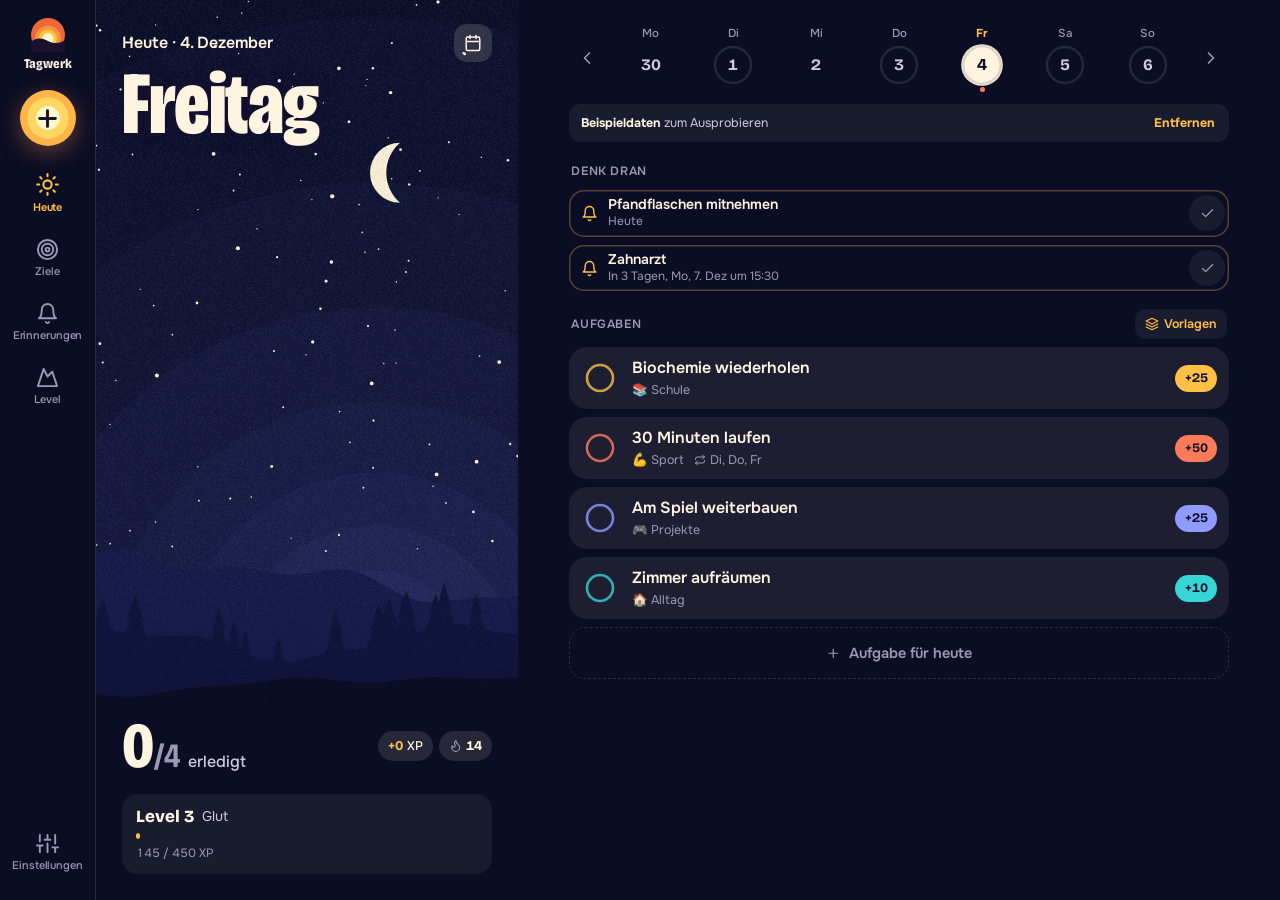
<file: docs/index.html>
<!doctype html>
<html lang="de">
<head>
<meta charset="utf-8">
<meta name="viewport" content="width=device-width, initial-scale=1, viewport-fit=cover, interactive-widget=resizes-visual">
<title>Tagwerk</title>
<meta name="description" content="Aufgaben, Ziele, Erinnerungen und Level. Jede erledigte Aufgabe lässt die Sonne steigen.">
<meta name="theme-color" content="#0B0E27">
<meta name="mobile-web-app-capable" content="yes">
<meta name="apple-mobile-web-app-capable" content="yes">
<meta name="apple-mobile-web-app-status-bar-style" content="black-translucent">
<meta name="apple-mobile-web-app-title" content="Tagwerk">
<link rel="manifest" href="manifest.webmanifest">
<link rel="icon" href="icons/favicon.png" type="image/png">
<link rel="apple-touch-icon" href="icons/apple-touch-icon.png">
<link rel="preconnect" href="https://fonts.googleapis.com">
<link rel="preconnect" href="https://fonts.gstatic.com" crossorigin>
<link rel="stylesheet" href="https://fonts.googleapis.com/css2?family=Bricolage+Grotesque:opsz,wdth,wght@12..96,75..100,400..800&family=Onest:wght@400;500;600;700&display=swap">
<style>
/* Layout concept: a poster landscape anchors the screen. Sky and hills on top on the
   phone, a tall poster column beside the list on the PC. The list sits on the "ground",
   which is the same color as the nearest hill. Deliberately one visual world (dusk), so
   only dark values exist; --ground warms up as the day's sun rises. */
:root {
  color-scheme: dark;

  --ground: #0b0d24;
  --row: #191c3c;
  --fg: #fff4e0;
  --fg-2: #cfcadb;
  --fg-3: #9c99b7;
  --ink: #14122b;
  --hero-fg: #fff4e0;
  --sun: #ffc145;
  --coral: #ff7a59;
  --rose: #ff6f91;
  --ok: #5fe3a1;
  --danger: #ff5d5d;
  --tile: rgba(255, 240, 220, 0.06);
  --tile-2: rgba(255, 240, 220, 0.11);
  --line: rgba(255, 240, 220, 0.13);
  --panel: #15183a;
  --panel-2: #1e2249;

  --display: 'Bricolage Grotesque', 'Arial Narrow', 'Helvetica Neue', system-ui, sans-serif;
  --body: 'Onest', system-ui, -apple-system, 'Segoe UI', Roboto, sans-serif;

  --st: env(safe-area-inset-top, 0px);
  --sb: env(safe-area-inset-bottom, 0px);
  --sl: env(safe-area-inset-left, 0px);
  --sr: env(safe-area-inset-right, 0px);
  --gutter-l: max(16px, var(--sl));
  --gutter-r: max(16px, var(--sr));

  --scene-full: calc(256px + var(--st));
  --scene-h: var(--scene-full);
  --scene-min: calc(62px + var(--st));

  --ease: cubic-bezier(0.2, 0.9, 0.25, 1);
  --spring: cubic-bezier(0.2, 1.55, 0.35, 1);
}
@supports (color: color-mix(in srgb, red, blue)) {
  :root {
    --row: color-mix(in srgb, #fff0dc 7.5%, var(--ground));
  }
}
html.t-artifact {
  --st: 0px;
}
html:not([data-tab='today']) {
  --scene-h: calc(var(--scene-full) - 90px);
}
@media (max-height: 660px) {
  :root {
    --scene-full: calc(224px + var(--st));
  }
}

*,
*::before,
*::after {
  box-sizing: border-box;
}
html {
  -webkit-text-size-adjust: 100%;
  background: var(--ground);
}
body {
  margin: 0;
  min-height: 100dvh;
  background: var(--ground);
  color: var(--fg);
  font: 400 15px/1.45 var(--body);
  transition: background-color 1.4s ease;
  -webkit-font-smoothing: antialiased;
  overflow-x: hidden;
  overscroll-behavior-y: none;
}
html.sheet-open,
html.sheet-open body {
  overflow: hidden;
}
button {
  font: inherit;
  color: inherit;
  background: none;
  border: 0;
  padding: 0;
  cursor: pointer;
  -webkit-tap-highlight-color: transparent;
  touch-action: manipulation;
}
button:disabled {
  opacity: 0.5;
  cursor: default;
}
input,
select {
  font: inherit;
  color: inherit;
}
a {
  color: var(--sun);
}
p,
h1,
h2,
h3,
dl,
dd,
ol {
  margin: 0;
}
:focus-visible {
  outline: 2.5px solid var(--sun);
  outline-offset: 2px;
  border-radius: 8px;
}
.ic {
  width: 1em;
  height: 1em;
  flex: none;
  display: block;
}
.vh {
  position: absolute;
  width: 1px;
  height: 1px;
  overflow: hidden;
  clip-path: inset(50%);
  white-space: nowrap;
}
.grow {
  flex: 1;
}
.fx {
  position: fixed;
  inset: 0;
  width: 100vw;
  height: 100vh;
  pointer-events: none;
  z-index: 90;
}

/* ================================================================ Scene */
.app {
  min-height: 100dvh;
}
.scene {
  position: sticky;
  top: calc(var(--scene-min) - var(--scene-h));
  height: var(--scene-h);
  z-index: 5;
  overflow: hidden;
  display: flex;
  flex-direction: column;
  container-type: inline-size;
  transition: height 0.5s var(--ease), top 0.5s var(--ease);
}
.sky-wrap {
  position: absolute;
  left: 0;
  right: 0;
  bottom: 0;
  height: var(--scene-full);
}
.layer {
  position: absolute;
  inset: 0;
  width: 100%;
  height: 100%;
  display: block;
}
.sky .band,
.sky .sun,
.hills path,
.clouds {
  transition: fill 1.4s ease;
}
.halo {
  transition: transform 1.5s cubic-bezier(0.22, 1.18, 0.36, 1);
}
.no-tr * {
  transition: none !important;
}
.stars {
  transition: opacity 1.4s ease;
}
.tw-a {
  animation: twinkle 5.5s ease-in-out infinite alternate;
}
.tw-b {
  animation: twinkle 7.5s ease-in-out infinite alternate-reverse;
}
@keyframes twinkle {
  from {
    opacity: 0.45;
  }
  to {
    opacity: 1;
  }
}
.clouds {
  opacity: 0;
  transition: opacity 1.4s ease, fill 1.4s ease;
  animation: drift 46s ease-in-out infinite alternate;
}
@keyframes drift {
  from {
    transform: translateX(-3%);
  }
  to {
    transform: translateX(4%);
  }
}
.rays {
  fill: #fff7cc;
  opacity: 0;
  transition: opacity 0.7s ease;
}
.finale .rays {
  opacity: 0.3;
  animation: spin 16s linear infinite;
}
@keyframes spin {
  to {
    transform: rotate(360deg);
  }
}
.grain {
  background-image: var(--grain, none);
  background-size: 140px 140px;
  pointer-events: none;
  -webkit-mask-image: linear-gradient(to bottom, #000 62%, transparent 80%);
  mask-image: linear-gradient(to bottom, #000 62%, transparent 80%);
}
.birds {
  position: absolute;
  left: -100px;
  top: 34%;
  width: 92px;
  color: #2a0f2e;
  animation: birds 6s ease-in-out forwards;
  pointer-events: none;
  z-index: 1;
}
@keyframes birds {
  to {
    transform: translate(calc(100vw + 220px), -60px);
  }
}
.scene-top {
  position: relative;
  z-index: 2;
  display: flex;
  align-items: center;
  justify-content: space-between;
  gap: 12px;
  padding: calc(var(--st) + 10px) var(--gutter-r) 0 var(--gutter-l);
  min-height: calc(var(--st) + 50px);
}
.eyebrow {
  color: var(--hero-fg);
  font-weight: 600;
  font-size: 13.5px;
  transition: color 1.2s ease;
  min-width: 0;
  white-space: nowrap;
  overflow: hidden;
  text-overflow: ellipsis;
}
.scene-btns {
  display: flex;
  gap: 8px;
  flex: none;
}
.sky-btn {
  height: 38px;
  min-width: 38px;
  padding: 0 10px;
  display: grid;
  place-items: center;
  font-size: 18px;
  border-radius: 13px;
  color: var(--hero-fg);
  background: rgba(255, 255, 255, 0.11);
  transition: color 1.2s ease, transform 0.15s var(--ease), background-color 0.2s;
}
@supports (color: color-mix(in srgb, red, blue)) {
  .sky-btn {
    background: color-mix(in srgb, var(--hero-fg) 14%, transparent);
  }
}
.sky-btn:active {
  transform: scale(0.92);
}
.sky-today {
  font: 700 13.5px var(--display);
  padding: 0 13px;
}
.title {
  position: relative;
  z-index: 2;
  margin: 0;
  padding: 0 var(--gutter-r) 0 var(--gutter-l);
  color: var(--hero-fg);
  font-family: var(--display);
  font-weight: 800;
  font-stretch: 75%;
  font-size: clamp(38px, 16vw, 68px);
  font-size: clamp(38px, min(calc(90cqw / (var(--len, 8) * 0.5)), 18cqw), 164px);
  letter-spacing: -0.012em;
  line-height: 0.95;
  white-space: nowrap;
  text-shadow: 0 2px 20px var(--hero-shadow, transparent);
  transition: color 1.2s ease, text-shadow 1.2s ease;
}
.scene-foot {
  position: relative;
  z-index: 2;
  margin-top: auto;
  height: 56px;
  flex: none;
  display: flex;
  align-items: center;
  justify-content: space-between;
  gap: 10px;
  padding: 0 var(--gutter-r) 4px var(--gutter-l);
}
.foot-left {
  display: flex;
  align-items: baseline;
  gap: 7px;
  min-width: 0;
}
.foot-count {
  font-family: var(--display);
  font-stretch: 85%;
  font-size: 30px;
  line-height: 1;
  font-weight: 800;
  font-variant-numeric: tabular-nums;
}
.foot-count i {
  font-style: normal;
  font-size: 19px;
  font-weight: 600;
  color: var(--fg-3);
}
.foot-count b {
  font-weight: inherit;
}
.foot-label {
  color: var(--fg-2);
  font-size: 13px;
  font-weight: 500;
}
.foot-mini {
  display: none;
  font-weight: 700;
  font-size: 13.5px;
  align-self: center;
  white-space: nowrap;
}
html.collapsed .foot-mini {
  display: inline;
}
html.collapsed .foot-label {
  display: none;
}
.foot-next {
  flex-direction: column;
  gap: 1px;
  align-items: flex-start;
}
.foot-next-t {
  font-weight: 700;
  font-size: 15px;
  white-space: nowrap;
  overflow: hidden;
  text-overflow: ellipsis;
  max-width: 62cqw;
}
.foot-right {
  display: flex;
  align-items: center;
  gap: 6px;
  flex: none;
}
.pill {
  height: 30px;
  padding: 0 10px;
  display: inline-flex;
  align-items: center;
  gap: 4px;
  border-radius: 99px;
  font-size: 12.5px;
  font-weight: 500;
  background: var(--tile-2);
  color: var(--fg);
  white-space: nowrap;
}
.pill b {
  font-family: var(--display);
  font-weight: 700;
  font-size: 13.5px;
  font-variant-numeric: tabular-nums;
}
.pill .ic {
  font-size: 13.5px;
  color: var(--fg-3);
}
.pill.lit .ic {
  color: var(--coral);
}
.pill.xp b {
  color: var(--sun);
}
.foot-level {
  display: none;
}

/* ============================================================== Tab bar */
.tabbar {
  position: fixed;
  left: 0;
  right: 0;
  bottom: 0;
  z-index: 30;
  display: grid;
  grid-template-columns: repeat(2, 1fr) 72px repeat(2, 1fr);
  align-items: end;
  padding: 7px var(--sr) calc(6px + var(--sb)) var(--sl);
  background: rgba(11, 13, 36, 0.9);
  border-top: 1px solid var(--line);
  -webkit-backdrop-filter: blur(14px);
  backdrop-filter: blur(14px);
}
@supports (color: color-mix(in srgb, red, blue)) {
  .tabbar {
    background: color-mix(in srgb, var(--ground) 86%, transparent);
  }
}
.nav-item {
  display: flex;
  flex-direction: column;
  align-items: center;
  gap: 3px;
  padding: 5px 0 2px;
  font-size: 10.5px;
  font-weight: 500;
  letter-spacing: -0.01em;
  color: var(--fg-3);
  transition: color 0.2s, transform 0.18s var(--ease);
  min-width: 0;
}
.nav-item .ic {
  font-size: 23px;
  transition: transform 0.3s var(--spring);
}
.nav-item.on {
  color: var(--sun);
  font-weight: 600;
}
.nav-item.on .ic {
  transform: translateY(-1px) scale(1.08);
}
.nav-item:active {
  transform: scale(0.92);
}
.add-sun {
  justify-self: center;
  width: 62px;
  height: 62px;
  margin-top: -26px;
  border-radius: 50%;
  display: grid;
  place-items: center;
  background: radial-gradient(circle, #fff7cc 0 30%, #ffd762 30% 52%, #ffb547 52% 74%, #ff8a4a 74%);
  box-shadow: 0 6px 22px rgba(255, 138, 74, 0.38);
  color: var(--ink);
  transition: transform 0.22s var(--spring), box-shadow 0.2s;
}
.add-sun span {
  font-size: 27px;
  display: block;
  transition: transform 0.4s var(--spring);
}
.add-sun .ic {
  stroke-width: 2.6;
}
.add-sun:active {
  transform: scale(0.88);
}
.add-sun:active span {
  transform: rotate(90deg);
}
.rail {
  display: none;
}
.only-phone {
  display: inline-flex;
}
button.sky-btn.only-phone {
  display: grid;
}

/* ================================================================= Page */
.view {
  padding: 4px var(--gutter-r) calc(112px + var(--sb)) var(--gutter-l);
  min-width: 0;
}
.page {
  animation: pageIn 0.34s var(--ease) backwards;
  display: flex;
  flex-direction: column;
  gap: 10px;
  min-width: 0;
}
.page.has-aside {
  display: block;
}
.col-main {
  display: flex;
  flex-direction: column;
  gap: 10px;
  min-width: 0;
}
@keyframes pageIn {
  from {
    opacity: 0;
    transform: translateY(10px);
  }
}
.aside {
  display: none;
}
.list {
  display: flex;
  flex-direction: column;
  gap: 8px;
  min-width: 0;
}
.turn-next {
  animation: turnNext 0.3s var(--ease) backwards;
}
.turn-prev {
  animation: turnPrev 0.3s var(--ease) backwards;
}
@keyframes turnNext {
  from {
    opacity: 0;
    transform: translateX(26px);
  }
}
@keyframes turnPrev {
  from {
    opacity: 0;
    transform: translateX(-26px);
  }
}
.gh {
  display: flex;
  align-items: center;
  justify-content: space-between;
  gap: 8px;
  min-height: 30px;
  padding: 10px 2px 0;
  font-size: 12px;
  font-weight: 600;
  letter-spacing: 0.055em;
  text-transform: uppercase;
  color: var(--fg-3);
}
.gh-btn {
  display: inline-flex;
  align-items: center;
  gap: 5px;
  height: 30px;
  padding: 0 10px;
  border-radius: 10px;
  font-size: 12.5px;
  font-weight: 600;
  letter-spacing: 0;
  text-transform: none;
  color: var(--sun);
  background: var(--tile);
  transition: transform 0.16s var(--ease);
}
.gh-btn:active {
  transform: scale(0.94);
}
.gh-btn .ic {
  font-size: 14px;
}

/* ========================================================== Week strip */
.strip {
  display: flex;
  align-items: center;
  margin: 0 calc(-1 * var(--gutter-r)) 0 calc(-1 * var(--gutter-l));
}
.wk-arrow {
  display: none;
}
.wk-view {
  flex: 1;
  min-width: 0;
  overflow: hidden;
  touch-action: pan-y;
  user-select: none;
  -webkit-user-select: none;
}
.wk-track {
  display: flex;
  width: 300%;
  transform: translateX(-33.3333%);
}
.wk {
  flex: 0 0 33.3333%;
  display: grid;
  grid-template-columns: repeat(7, 1fr);
  padding: 2px 8px 0;
}
.wd {
  display: flex;
  flex-direction: column;
  align-items: center;
  gap: 2px;
  padding: 2px 0 2px;
  color: var(--fg-2);
  min-width: 0;
}
.wd-name {
  font-size: 11.5px;
  font-weight: 500;
  color: var(--fg-3);
}
.wd.today .wd-name {
  color: var(--sun);
  font-weight: 700;
}
.wd-num {
  position: relative;
  width: 40px;
  height: 40px;
  display: grid;
  place-items: center;
  border-radius: 50%;
  font-family: var(--display);
  font-weight: 700;
  font-size: 16px;
  font-variant-numeric: tabular-nums;
  transition: background-color 0.22s, color 0.22s, transform 0.3s var(--spring);
}
.wd-num b {
  font-weight: inherit;
  position: relative;
}
.wd.sel .wd-num {
  background: var(--fg);
  color: var(--ink);
  transform: scale(1.04);
}
.wd.today:not(.sel) .wd-num {
  color: var(--sun);
}
.wd-ring {
  position: absolute;
  inset: 0;
  width: 100%;
  height: 100%;
  transform: rotate(-90deg);
}
.wd-ring circle {
  fill: none;
  stroke-width: 2.4;
}
.wd-ring .tr {
  stroke: var(--tile-2);
}
.wd-ring .pr {
  stroke: var(--sun);
  stroke-linecap: round;
  transition: stroke-dasharray 0.6s var(--ease);
}
.wd-ring .pr.none {
  opacity: 0;
}
.wd.sel .wd-ring .tr {
  stroke: rgba(20, 18, 43, 0.14);
}
.wd.sel .wd-ring .pr {
  stroke: #e8702f;
}
.wd-dot {
  width: 5px;
  height: 5px;
  border-radius: 50%;
  background: transparent;
}
.wd-dot.on {
  background: var(--coral);
}

/* ================================================================ Notes */
.note {
  padding: 12px 14px;
  border-radius: 16px;
  background: var(--tile);
  display: flex;
  flex-direction: column;
  align-items: flex-start;
  gap: 10px;
  font-size: 14px;
  color: var(--fg-2);
  animation: rowIn 0.34s var(--ease) backwards;
}
.note b {
  color: var(--fg);
}
.note-btns,
.set-btns {
  display: flex;
  flex-wrap: wrap;
  gap: 8px;
}
.demo-line {
  display: flex;
  align-items: center;
  justify-content: space-between;
  gap: 10px;
  min-height: 38px;
  padding: 2px 4px 2px 12px;
  border-radius: 12px;
  background: var(--tile);
  font-size: 12.5px;
  color: var(--fg-2);
}
.demo-line b {
  color: var(--fg);
}
.demo-x {
  flex: none;
  height: 30px;
  padding: 0 10px;
  border-radius: 9px;
  font-weight: 700;
  font-size: 12.5px;
  color: var(--sun);
  transition: background-color 0.15s;
}
.demo-x:hover {
  background: var(--tile-2);
}

/* ================================================================ Rows */
.row-wrap {
  position: relative;
  animation: rowIn 0.34s var(--ease) backwards;
  animation-delay: calc(var(--i, 0) * 24ms);
}
@keyframes rowIn {
  from {
    opacity: 0;
    transform: translateY(9px) scale(0.985);
  }
}
.row-under {
  position: absolute;
  inset: 1px;
  border-radius: 18px;
  display: none;
  align-items: center;
  overflow: hidden;
  font-weight: 700;
  font-size: 14px;
  color: #fff;
  transition: background-color 0.16s;
}
.row-wrap[data-dir] .row-under {
  display: flex;
}
.u {
  position: absolute;
  top: 0;
  bottom: 0;
  display: none;
  align-items: center;
  gap: 7px;
}
.u .ic {
  font-size: 19px;
}
.u-done {
  left: 18px;
}
.u-move,
.u-del {
  right: 18px;
}
.row-wrap[data-dir='right'] .row-under {
  background: #1b6e4c;
}
.row-wrap[data-dir='right'] .u-done {
  display: flex;
}
.row-wrap[data-stage='done'] .row-under {
  background: #22a56b;
}
.row-wrap[data-dir='left'] .row-under {
  background: #2a3c6b;
}
.row-wrap[data-dir='left'] .u-move {
  display: flex;
}
.row-wrap[data-stage='move'] .row-under {
  background: #2f6fe0;
}
.row-wrap[data-stage='del'] .row-under {
  background: #d9423f;
}
.row-wrap[data-stage='del'] .u-move {
  display: none;
}
.row-wrap[data-stage='del'] .u-del {
  display: flex;
}
.row {
  position: relative;
  display: flex;
  align-items: center;
  gap: 8px;
  min-height: 64px;
  padding: 7px 12px 7px 7px;
  border-radius: 18px;
  background: var(--row);
  touch-action: pan-y;
  transition: background-color 0.3s;
}
.row.just-done::after {
  content: '';
  position: absolute;
  inset: 0;
  border-radius: inherit;
  background: var(--c);
  transform-origin: left;
  pointer-events: none;
  animation: wipe 0.56s var(--ease) forwards;
}
@keyframes wipe {
  0% {
    transform: scaleX(0.04);
    opacity: 0.42;
  }
  55% {
    transform: scaleX(1);
    opacity: 0.26;
  }
  100% {
    transform: scaleX(1);
    opacity: 0;
  }
}
.chk {
  flex: none;
  width: 48px;
  height: 48px;
  display: grid;
  place-items: center;
  border-radius: 50%;
  transition: transform 0.16s var(--ease);
}
.chk:active {
  transform: scale(0.84);
}
.chk svg {
  width: 32px;
  height: 32px;
  overflow: visible;
}
.c-ring {
  fill: none;
  stroke: var(--c);
  stroke-width: 2.6;
  opacity: 0.8;
  transition: opacity 0.2s;
}
.c-fill {
  fill: var(--c);
  transform: scale(0);
  transform-box: fill-box;
  transform-origin: center;
  transition: transform 0.34s var(--spring);
}
.c-mark {
  fill: none;
  stroke: var(--ink);
  stroke-width: 3.2;
  stroke-linecap: round;
  stroke-linejoin: round;
  stroke-dasharray: 1;
  stroke-dashoffset: 1;
  transition: stroke-dashoffset 0.26s 0.07s var(--ease);
}
.done .c-fill {
  transform: scale(1);
}
.done .c-mark {
  stroke-dashoffset: 0;
}
@media (hover: hover) {
  .row:not(.done) .chk:hover .c-fill {
    transform: scale(0.42);
    opacity: 0.45;
  }
}
.row-main {
  flex: 1;
  min-width: 0;
  text-align: left;
  display: flex;
  flex-direction: column;
  gap: 3px;
  padding: 3px 0;
}
.row-title {
  font-size: 16px;
  font-weight: 600;
  line-height: 1.26;
  overflow-wrap: anywhere;
}
.t {
  background: linear-gradient(currentColor, currentColor) no-repeat 0 56% / 0% 2px;
  -webkit-box-decoration-break: clone;
  box-decoration-break: clone;
  transition: background-size 0.32s 0.04s var(--ease), color 0.3s;
}
.done .t {
  background-size: 100% 2px;
  color: var(--fg-3);
}
.row-meta {
  display: flex;
  flex-wrap: wrap;
  gap: 2px 10px;
  font-size: 12.5px;
  color: var(--fg-3);
}
.m {
  display: inline-flex;
  align-items: center;
  gap: 4px;
  white-space: nowrap;
  max-width: 100%;
  overflow: hidden;
  text-overflow: ellipsis;
}
.m .ic {
  font-size: 12px;
}
.m.late {
  color: var(--coral);
}
.m.hot .ic {
  color: var(--coral);
}
.stamp {
  flex: none;
  min-width: 42px;
  height: 27px;
  padding: 0 8px;
  display: grid;
  place-items: center;
  border-radius: 99px;
  background: var(--c, var(--sun));
  color: var(--ink);
  font: 700 13px var(--display);
  font-variant-numeric: tabular-nums;
  transition: background-color 0.3s, color 0.3s, box-shadow 0.3s;
}
.done .stamp {
  background: transparent;
  color: var(--fg-3);
  box-shadow: inset 0 0 0 1.5px var(--line);
}
.row-tools {
  display: none;
  gap: 2px;
}
.tool {
  width: 34px;
  height: 34px;
  display: grid;
  place-items: center;
  border-radius: 10px;
  font-size: 16px;
  color: var(--fg-3);
  transition: background-color 0.15s, color 0.15s;
  flex: none;
}
.tool:hover {
  background: var(--tile-2);
  color: var(--fg);
}
@media (hover: hover) and (pointer: fine) {
  .row-tools {
    display: flex;
    opacity: 0;
    transition: opacity 0.14s;
  }
  .row:hover .row-tools,
  .row:focus-within .row-tools {
    opacity: 1;
  }
}
.add-row {
  display: flex;
  align-items: center;
  justify-content: center;
  gap: 8px;
  min-height: 52px;
  border-radius: 16px;
  color: var(--fg-3);
  font-weight: 600;
  font-size: 14.5px;
  border: 1.5px dashed var(--line);
  transition: color 0.15s, border-color 0.15s, transform 0.16s var(--ease);
}
.add-row:hover {
  color: var(--fg);
  border-color: var(--fg-3);
}
.add-row:active {
  transform: scale(0.985);
}
.empty {
  padding: 20px 16px;
  border-radius: 18px;
  background: var(--tile);
  color: var(--fg-2);
  font-size: 14px;
  display: flex;
  flex-direction: column;
  gap: 6px;
}
.empty.small {
  padding: 13px 14px;
  font-size: 13.5px;
}
.empty-t {
  font: 700 21px/1.15 var(--display);
  color: var(--fg);
  text-wrap: balance;
}
.perfect {
  padding: 18px 18px 16px;
  border-radius: 20px;
  background: radial-gradient(circle at 92% 118%, #fff7cc 0 13%, #ffd762 13% 25%, #ffc145 25% 40%, #ffb03d 40% 58%, #fa9537 58%);
  color: #2a0f2e;
  font-size: 14px;
  font-weight: 500;
  animation: rowIn 0.5s var(--ease) backwards;
}
.perfect-t {
  font: 800 32px/1 var(--display);
  font-stretch: 78%;
  margin-bottom: 6px;
}

/* =========================================================== Reminders */
.rem-row {
  display: flex;
  align-items: center;
  gap: 10px;
  padding: 3px 4px 3px 12px;
  border-radius: 15px;
  box-shadow: inset 0 0 0 1.5px rgba(255, 193, 69, 0.3);
  animation: rowIn 0.34s var(--ease) backwards;
}
.rem-row .rem-main {
  padding: 3px 0;
}
.rem-row .rem-title {
  font-size: 14px;
}
.rem-row .rem-sub {
  font-size: 12px;
}
.rem-row .rem-ok {
  width: 36px;
  height: 36px;
  font-size: 15px;
}
.rem-row.late {
  box-shadow: inset 0 0 0 1.5px rgba(255, 122, 89, 0.55);
}
.rem-ic {
  color: var(--sun);
  font-size: 17px;
  flex: none;
}
.late .rem-ic {
  color: var(--coral);
}
.rem-main {
  flex: 1;
  min-width: 0;
  text-align: left;
  display: flex;
  flex-direction: column;
  padding: 2px 0;
}
.rem-title {
  font-weight: 600;
  font-size: 14.5px;
  line-height: 1.25;
  overflow-wrap: anywhere;
}
.rem-sub {
  font-size: 12.5px;
  color: var(--fg-3);
}
.rem-ok {
  flex: none;
  width: 40px;
  height: 40px;
  display: grid;
  place-items: center;
  font-size: 17px;
  border-radius: 50%;
  color: var(--fg-3);
  background: var(--tile);
  transition: transform 0.16s var(--ease), color 0.15s, background-color 0.15s;
}
.rem-ok:hover {
  color: var(--fg);
  background: var(--tile-2);
}
.rem-ok:active {
  transform: scale(0.86);
}
.rem-card {
  display: flex;
  align-items: center;
  gap: 8px;
  padding: 7px 8px 7px 7px;
  border-radius: 18px;
  background: var(--row);
}
.rem-card.history {
  opacity: 0.65;
}
.rem-card-main {
  flex: 1;
  min-width: 0;
  display: flex;
  align-items: center;
  gap: 12px;
  text-align: left;
}
.rem-card-txt {
  min-width: 0;
  display: flex;
  flex-direction: column;
  gap: 1px;
}
.date-tile {
  flex: none;
  width: 50px;
  height: 52px;
  display: flex;
  flex-direction: column;
  align-items: center;
  justify-content: center;
  border-radius: 13px;
  background: var(--tile-2);
}
.date-tile b {
  font: 800 22px/1 var(--display);
  font-variant-numeric: tabular-nums;
}
.date-tile small {
  font-size: 11px;
  font-weight: 600;
  color: var(--fg-3);
}
.soon .date-tile {
  background: var(--sun);
  color: var(--ink);
}
.soon .date-tile small {
  color: inherit;
  opacity: 0.8;
}
.late .date-tile {
  background: var(--coral);
  color: var(--ink);
}
.late .date-tile small {
  color: inherit;
  opacity: 0.8;
}
.fineprint {
  padding: 8px 4px;
  font-size: 12.5px;
  color: var(--fg-3);
  text-align: center;
}

/* =============================================================== Goals */
.seg {
  position: relative;
  display: grid;
  grid-auto-flow: column;
  grid-auto-columns: minmax(0, 1fr);
  padding: 3px;
  border-radius: 14px;
  background: var(--tile);
}
.seg-ind {
  position: absolute;
  top: 3px;
  bottom: 3px;
  left: 3px;
  width: calc((100% - 6px) / var(--n));
  border-radius: 11px;
  background: var(--fg);
  transform: translateX(calc(var(--i) * 100%));
  transition: transform 0.32s var(--spring);
}
.seg button {
  position: relative;
  min-height: 38px;
  padding: 0 4px;
  font-size: 13.5px;
  font-weight: 600;
  color: var(--fg-2);
  transition: color 0.2s;
  overflow: hidden;
  white-space: nowrap;
  text-overflow: ellipsis;
}
.seg button.on {
  color: var(--ink);
}
.period {
  display: flex;
  align-items: center;
  justify-content: space-between;
  gap: 8px;
}
.period-t {
  display: flex;
  flex-direction: column;
  align-items: center;
  min-width: 0;
  line-height: 1.2;
}
.period-t b {
  font: 700 18px var(--display);
}
.period-t span {
  font-size: 12.5px;
  color: var(--fg-3);
}
.icon-btn {
  flex: none;
  width: 40px;
  height: 40px;
  display: grid;
  place-items: center;
  font-size: 20px;
  border-radius: 12px;
  color: var(--fg-2);
  transition: background-color 0.15s, transform 0.16s var(--ease);
}
.icon-btn:hover {
  background: var(--tile-2);
}
.icon-btn:active {
  transform: scale(0.9);
}
.icon-btn.solid {
  background: var(--tile-2);
}
.goal {
  --h: 0;
  padding: 14px 12px 14px 15px;
  border-radius: 20px;
  background: var(--row);
  display: flex;
  flex-direction: column;
  gap: 10px;
  animation: rowIn 0.34s var(--ease) backwards;
}
.goal-top {
  display: flex;
  align-items: center;
  gap: 12px;
}
.goal-main {
  flex: 1;
  min-width: 0;
  text-align: left;
  display: flex;
  flex-direction: column;
  gap: 4px;
}
.goal-title {
  font: 700 18.5px/1.18 var(--display);
  overflow-wrap: anywhere;
  text-wrap: balance;
}
.hold {
  --h: 0;
  position: relative;
  flex: none;
  width: 68px;
  height: 68px;
  border-radius: 50%;
  display: grid;
  place-items: center;
  touch-action: none;
  user-select: none;
  -webkit-user-select: none;
  -webkit-touch-callout: none;
}
.hold svg {
  position: absolute;
  inset: 0;
  width: 100%;
  height: 100%;
  transform: rotate(-90deg);
  overflow: visible;
}
.h-track {
  fill: var(--tile);
  stroke: var(--tile-2);
  stroke-width: 4;
}
.h-fill {
  fill: none;
  stroke: var(--c);
  stroke-width: 4.5;
  stroke-dasharray: 0 100;
}
.hold:not(.holding) .h-fill {
  transition: stroke-dasharray 0.28s ease;
}
.hold-core {
  position: relative;
  display: flex;
  flex-direction: column;
  align-items: center;
  line-height: 1.05;
  transform: scale(calc(1 + var(--h) * 0.14));
}
.hold-core::before {
  content: '';
  position: absolute;
  left: 50%;
  top: 50%;
  width: 56px;
  height: 56px;
  border-radius: 50%;
  background: var(--c);
  transform: translate(-50%, -50%) scale(var(--h));
  z-index: -1;
}
.hold-core b {
  font: 800 16px var(--display);
  font-variant-numeric: tabular-nums;
}
.hold-core small {
  font-size: 10.5px;
  color: var(--fg-3);
}
.hold.holding .hold-core {
  color: var(--ink);
}
.hold.holding .hold-core small {
  color: inherit;
}
.hold.holding {
  animation: rumble 0.12s linear infinite;
}
@keyframes rumble {
  25% {
    transform: translate(0.6px, -0.5px);
  }
  50% {
    transform: translate(-0.5px, 0.6px);
  }
  75% {
    transform: translate(0.5px, 0.5px);
  }
}
.hold.ready:not(.holding) {
  animation: readyPulse 1.5s ease-in-out infinite;
}
@keyframes readyPulse {
  50% {
    transform: scale(1.07);
    filter: brightness(1.3);
  }
}
.goal-won {
  flex: none;
  display: inline-flex;
  align-items: center;
  gap: 5px;
  color: var(--c);
  font-size: 18px;
}
.goal-won b {
  font: 800 16px var(--display);
}
.is-done .goal-title {
  color: var(--fg-2);
}
.goal-progress {
  display: flex;
  align-items: center;
  gap: 10px;
}
.goal-progress .bar {
  flex: 1;
}
.gp-n {
  font-size: 12.5px;
  font-weight: 600;
  color: var(--fg-3);
  font-variant-numeric: tabular-nums;
}
.steps {
  display: flex;
  flex-direction: column;
}
.step {
  display: flex;
  align-items: center;
  gap: 10px;
  min-height: 36px;
  text-align: left;
  font-size: 14px;
  color: var(--fg-2);
}
.step-box {
  flex: none;
  width: 22px;
  height: 22px;
  display: grid;
  place-items: center;
  border-radius: 7px;
  font-size: 15px;
  box-shadow: inset 0 0 0 2px var(--line);
  color: transparent;
  transition: background-color 0.18s, color 0.18s, transform 0.28s var(--spring);
}
.step-box .ic {
  stroke-width: 3.2;
}
.step.on {
  color: var(--fg-3);
}
.step.on .step-box {
  background: var(--c);
  color: var(--ink);
  box-shadow: none;
  transform: scale(1.06);
}
.goal-carry {
  display: flex;
}

/* ================================================================ Bars */
.bar {
  display: block;
  height: 6px;
  border-radius: 99px;
  background: var(--tile-2);
  overflow: hidden;
}
.bar i {
  display: block;
  height: 100%;
  min-width: 4px;
  border-radius: 99px;
  background: var(--c, var(--sun));
  transition: width 0.7s var(--ease);
}
.bar.lg {
  height: 10px;
}

/* =============================================================== Level */
.overall {
  display: flex;
  flex-direction: column;
  gap: 12px;
  padding: 4px 0 2px;
}
.overall-top {
  display: flex;
  align-items: flex-end;
  gap: 14px;
}
.overall-n {
  display: flex;
  flex-direction: column;
}
.overall-n small {
  font-size: 12px;
  color: var(--fg-3);
  font-weight: 500;
}
.overall-n b {
  font: 800 76px/0.9 var(--display);
  font-stretch: 75%;
  color: var(--sun);
  font-variant-numeric: tabular-nums;
}
.overall-r {
  min-width: 0;
  display: flex;
  flex-direction: column;
  padding-bottom: 4px;
}
.overall-rank {
  font: 800 27px/1.05 var(--display);
  font-stretch: 85%;
}
.overall-sub {
  font-size: 13px;
  color: var(--fg-3);
}
.stats {
  display: grid;
  grid-template-columns: repeat(4, 1fr);
  gap: 6px;
  margin-top: 2px;
}
.stats > div {
  min-width: 0;
}
.stats dt {
  font-size: 11.5px;
  color: var(--fg-3);
  white-space: nowrap;
  overflow: hidden;
  text-overflow: ellipsis;
}
.stats dd {
  font: 700 20px/1.2 var(--display);
  font-variant-numeric: tabular-nums;
}
.stats small {
  font-size: 12px;
  font-weight: 500;
  color: var(--fg-3);
}
.hm {
  display: flex;
  flex-direction: column;
  gap: 8px;
}
.hm-grid {
  display: grid;
  grid-template-columns: 20px minmax(0, 1fr);
  column-gap: 5px;
  row-gap: 4px;
}
.hm-months {
  grid-column: 2;
  display: grid;
  grid-template-columns: repeat(var(--weeks), 1fr);
  gap: 3px;
  font-size: 10.5px;
  color: var(--fg-3);
  height: 14px;
}
.hm-months span {
  white-space: nowrap;
}
.hm-days {
  display: grid;
  grid-template-rows: repeat(7, 1fr);
  gap: 3px;
  font-size: 10px;
  color: var(--fg-3);
  align-items: center;
}
.hm-cols {
  display: grid;
  grid-template-columns: repeat(var(--weeks), 1fr);
  gap: 3px;
}
.hm-col {
  display: grid;
  gap: 3px;
}
.hm-cell {
  display: block;
  width: 100%;
  aspect-ratio: 1;
  border-radius: 3.5px;
  background: var(--tile);
}
.hm-cell.future {
  background: none;
}
.hm-cell.s1 {
  background: rgba(255, 193, 69, 0.25);
}
.hm-cell.s2 {
  background: rgba(255, 193, 69, 0.45);
}
.hm-cell.s3 {
  background: rgba(255, 193, 69, 0.72);
}
.hm-cell.s4 {
  background: #ffc145;
}
.hm-cell.now {
  box-shadow: 0 0 0 1.5px var(--fg);
}
.hm-foot {
  display: flex;
  flex-wrap: wrap;
  justify-content: space-between;
  align-items: center;
  gap: 4px 12px;
  font-size: 12px;
  color: var(--fg-3);
}
.hm-tip {
  font-weight: 500;
  color: var(--fg-2);
}
.hm-legend {
  display: inline-flex;
  align-items: center;
  gap: 3px;
  font-size: 11px;
}
.hm-legend .hm-cell {
  width: 11px;
}
.hm-legend span:first-child {
  margin-right: 3px;
}
.hm-legend span:last-child {
  margin-left: 3px;
}
.cat-list {
  display: flex;
  flex-direction: column;
  gap: 8px;
}
.cat-card {
  display: flex;
  align-items: center;
  gap: 12px;
  width: 100%;
  padding: 11px 14px 11px 11px;
  border-radius: 20px;
  text-align: left;
  background: var(--row);
  transition: transform 0.16s var(--ease);
}
.cat-card:active {
  transform: scale(0.985);
}
.cat-disc {
  flex: none;
  width: 50px;
  height: 50px;
  display: grid;
  place-items: center;
  font-size: 25px;
  border-radius: 50%;
  background: var(--c);
}
.cat-body {
  flex: 1;
  min-width: 0;
  display: flex;
  flex-direction: column;
  gap: 5px;
}
.cat-top {
  display: flex;
  align-items: baseline;
  gap: 8px;
}
.cat-name {
  font-weight: 700;
  font-size: 15.5px;
  overflow: hidden;
  text-overflow: ellipsis;
  white-space: nowrap;
}
.cat-rank {
  font-size: 12px;
  color: var(--fg-3);
  flex: none;
}
.cat-sub {
  display: flex;
  justify-content: space-between;
  gap: 8px;
  font-size: 12px;
  color: var(--fg-3);
  font-variant-numeric: tabular-nums;
}
.cat-lv {
  flex: none;
  min-width: 38px;
  display: flex;
  flex-direction: column;
  align-items: center;
  line-height: 1;
}
.cat-lv small {
  font-size: 10px;
  font-weight: 600;
  color: var(--fg-3);
  letter-spacing: 0.06em;
}
.cat-lv b {
  font: 800 30px/1 var(--display);
  font-stretch: 80%;
  font-variant-numeric: tabular-nums;
}

/* ================================================================= HUD */
.hud {
  position: fixed;
  left: 0;
  right: 0;
  bottom: calc(86px + var(--sb));
  z-index: 40;
  display: flex;
  justify-content: center;
  pointer-events: none;
  opacity: 0;
  transform: translateY(14px) scale(0.97);
  transition: opacity 0.22s, transform 0.34s var(--ease);
}
.hud.on {
  opacity: 1;
  transform: none;
}
.hud-card {
  width: min(372px, calc(100vw - 32px));
  display: flex;
  align-items: center;
  gap: 11px;
  padding: 9px 13px 9px 10px;
  border-radius: 18px;
  background: var(--panel-2);
  box-shadow: 0 12px 34px rgba(4, 5, 20, 0.5);
}
.hud-emoji {
  flex: none;
  width: 36px;
  height: 36px;
  display: grid;
  place-items: center;
  border-radius: 50%;
  background: var(--c);
  font-size: 18px;
}
.hud-body {
  flex: 1;
  min-width: 0;
  display: flex;
  flex-direction: column;
  gap: 5px;
}
.hud-top {
  display: flex;
  justify-content: space-between;
  gap: 8px;
  font-size: 13px;
}
.hud-top > b {
  overflow: hidden;
  white-space: nowrap;
  text-overflow: ellipsis;
}
.hud-top span {
  color: var(--fg-3);
  flex: none;
}
.hud-lv {
  display: inline-block;
  color: var(--fg);
}
.hud-lv.bump {
  animation: bump 0.5s var(--spring);
  color: var(--sun);
}
@keyframes bump {
  40% {
    transform: scale(1.7);
  }
}
.hud-bar {
  display: block;
  height: 8px;
  border-radius: 99px;
  background: var(--tile-2);
  overflow: hidden;
}
.hud-bar i {
  display: block;
  height: 100%;
  min-width: 4px;
  border-radius: 99px;
  background: var(--c);
  transition: width 0.55s cubic-bezier(0.3, 0.7, 0.2, 1) 0.2s;
}
.hud-xp {
  flex: none;
  font: 800 20px var(--display);
  font-variant-numeric: tabular-nums;
}
.orb {
  position: fixed;
  z-index: 85;
  padding: 3px 9px;
  border-radius: 99px;
  background: var(--c);
  color: var(--ink);
  font: 800 15px var(--display);
  pointer-events: none;
  box-shadow: 0 4px 14px rgba(4, 5, 20, 0.35);
  white-space: nowrap;
}

/* ============================================================== Toast */
.toasts {
  position: fixed;
  left: 0;
  right: 0;
  bottom: calc(150px + var(--sb));
  z-index: 75;
  display: flex;
  justify-content: center;
  pointer-events: none;
  padding: 0 16px;
}
.toast {
  pointer-events: auto;
  display: flex;
  align-items: center;
  gap: 12px;
  max-width: 100%;
  padding: 10px 14px;
  border-radius: 14px;
  background: var(--fg);
  color: var(--ink);
  font-weight: 500;
  font-size: 14px;
  box-shadow: 0 12px 34px rgba(4, 5, 20, 0.5);
  animation: toastIn 0.3s var(--spring) backwards;
}
.toast.out {
  opacity: 0;
  transform: translateY(8px);
  transition: opacity 0.2s, transform 0.2s;
}
.toast button {
  flex: none;
  font-weight: 700;
  color: #b4470f;
  padding: 2px 0;
}
@keyframes toastIn {
  from {
    opacity: 0;
    transform: translateY(14px) scale(0.95);
  }
}

/* ============================================================== Sheets */
.sheet-wrap,
.dialog-wrap {
  position: fixed;
  inset: 0;
  z-index: 60;
  display: flex;
  align-items: flex-end;
  justify-content: center;
}
.sheet-back,
.dialog-back {
  position: absolute;
  inset: 0;
  background: rgba(6, 7, 22, 0.66);
  animation: fadeIn 0.22s backwards;
}
.sheet {
  position: relative;
  width: 100%;
  max-width: 560px;
  max-height: calc(var(--vvh, 100dvh) - 30px - var(--st));
  margin-bottom: var(--kb, 0px);
  display: flex;
  flex-direction: column;
  border-radius: 26px 26px 0 0;
  background: var(--panel);
  box-shadow: 0 -10px 50px rgba(4, 5, 20, 0.5);
  animation: sheetIn 0.38s var(--ease) backwards;
  transition: transform 0.24s var(--ease);
}
.closing .sheet {
  animation: sheetOut 0.2s ease-in forwards;
}
.closing .sheet-back {
  animation: fadeOut 0.2s forwards;
}
@keyframes sheetIn {
  from {
    transform: translateY(100%);
  }
}
@keyframes sheetOut {
  to {
    transform: translateY(100%);
  }
}
@keyframes fadeIn {
  from {
    opacity: 0;
  }
}
@keyframes fadeOut {
  to {
    opacity: 0;
  }
}
.sheet-grip {
  flex: none;
  height: 20px;
  display: grid;
  place-items: center;
  touch-action: none;
}
.sheet-grip i {
  width: 38px;
  height: 4.5px;
  border-radius: 9px;
  background: var(--line);
}
.sheet-head {
  flex: none;
  display: flex;
  align-items: center;
  gap: 8px;
  padding: 0 12px 10px 16px;
  touch-action: none;
}
.sheet-head h2 {
  flex: 1;
  min-width: 0;
  font: 800 23px/1.1 var(--display);
  font-stretch: 85%;
  overflow: hidden;
  white-space: nowrap;
  text-overflow: ellipsis;
}
.sheet-head .seg {
  flex: 1;
  min-width: 0;
}
.sheet-head .seg button {
  font-size: 12.5px;
  min-height: 36px;
}
.sheet-x {
  font-size: 18px;
}
.sheet-body {
  flex: 1;
  min-height: 0;
  overflow-y: auto;
  overscroll-behavior: contain;
  -webkit-overflow-scrolling: touch;
  padding: 4px 16px 14px;
  display: flex;
  flex-direction: column;
  gap: 16px;
}
.sheet-foot {
  flex: none;
  display: flex;
  gap: 8px;
  padding: 10px 16px calc(12px + var(--sb));
  border-top: 1px solid var(--line);
}
.big-input {
  width: 100%;
  border: 0;
  outline: 0;
  padding: 7px 0 9px;
  background: none;
  font: 700 24px/1.2 var(--display);
  border-bottom: 2px solid var(--line);
  border-radius: 0;
  transition: border-color 0.2s;
}
.big-input:focus {
  border-color: var(--sun);
}
.big-input::placeholder {
  color: var(--fg-3);
  font-weight: 600;
}
.field {
  display: flex;
  flex-direction: column;
  gap: 8px;
  min-width: 0;
}
.field-l {
  font-size: 12.5px;
  font-weight: 600;
  color: var(--fg-3);
}
.chips {
  display: flex;
  flex-wrap: wrap;
  gap: 7px;
}
.chip {
  display: inline-flex;
  align-items: center;
  gap: 6px;
  min-height: 38px;
  padding: 0 12px;
  border-radius: 12px;
  background: var(--tile);
  font-size: 14px;
  font-weight: 500;
  color: var(--fg-2);
  max-width: 100%;
  transition: background-color 0.16s, color 0.16s, transform 0.16s var(--ease);
}
.chip .ic {
  font-size: 15px;
}
.chip:active {
  transform: scale(0.94);
}
.chip.on {
  background: var(--c, var(--fg));
  color: var(--ink);
  font-weight: 600;
  animation: chipPop 0.28s var(--spring);
}
.chip.xp {
  font-family: var(--display);
  font-weight: 700;
  font-variant-numeric: tabular-nums;
}
.chip.xp.on {
  background: var(--sun);
}
.chip.ghost {
  background: none;
  box-shadow: inset 0 0 0 1.5px var(--line);
}
@keyframes chipPop {
  40% {
    transform: scale(1.09);
  }
}
.chip-input {
  display: inline-flex;
  align-items: center;
  gap: 6px;
  min-height: 38px;
  padding: 0 4px 0 11px;
  border-radius: 12px;
  background: var(--tile);
  font-size: 13.5px;
  color: var(--fg-3);
}
.chip-input.on {
  box-shadow: inset 0 0 0 2px var(--sun);
  color: var(--fg);
}
.chip-input input {
  width: 62px;
  height: 32px;
  border: 0;
  outline: 0;
  background: none;
  font: 700 16px var(--display);
  -moz-appearance: textfield;
}
.chip-input input::-webkit-outer-spin-button,
.chip-input input::-webkit-inner-spin-button {
  -webkit-appearance: none;
  margin: 0;
}
.toggle-row {
  display: flex;
  align-items: center;
  justify-content: space-between;
  gap: 14px;
  min-height: 46px;
  width: 100%;
  text-align: left;
}
.toggle-t {
  display: flex;
  flex-direction: column;
  min-width: 0;
}
.toggle-t b {
  font-weight: 600;
  font-size: 15px;
}
.toggle-t small {
  font-size: 12.5px;
  color: var(--fg-3);
}
.switch {
  flex: none;
  position: relative;
  width: 50px;
  height: 30px;
  border-radius: 99px;
  background: var(--tile-2);
  transition: background-color 0.2s;
}
.switch i {
  position: absolute;
  top: 3px;
  left: 3px;
  width: 24px;
  height: 24px;
  border-radius: 50%;
  background: var(--fg);
  transition: transform 0.32s var(--spring);
}
.switch.on {
  background: var(--sun);
}
.switch.on i {
  transform: translateX(20px);
  background: var(--ink);
}
.repeat-box {
  display: flex;
  flex-direction: column;
  gap: 12px;
  padding: 6px 12px 12px;
  border-radius: 16px;
  background: var(--tile);
}
.wd-pick {
  display: grid;
  grid-template-columns: repeat(7, minmax(0, 1fr));
  gap: 4px;
}
.wd-c {
  aspect-ratio: 1;
  max-height: 46px;
  border-radius: 50%;
  display: grid;
  place-items: center;
  font: 700 14px var(--display);
  background: var(--tile-2);
  color: var(--fg-2);
  transition: background-color 0.14s, color 0.14s, transform 0.3s var(--spring);
  justify-self: center;
  width: 100%;
  max-width: 46px;
}
.wd-c.on {
  background: var(--sun);
  color: var(--ink);
  transform: scale(1.06);
}
.repeat-box .seg button {
  font-size: 12.5px;
  padding: 0 1px;
  letter-spacing: -0.012em;
}
.repeat-note {
  font-size: 13px;
  color: var(--fg-2);
}
.repeat-note.warn {
  color: var(--coral);
}
.hint {
  font-size: 12.5px;
  color: var(--fg-3);
}
.hint.warn {
  color: var(--coral);
}
.select-row {
  display: flex;
  flex-wrap: wrap;
  gap: 7px;
}
.sel select,
.sel-year input,
.time-input {
  height: 44px;
  padding: 0 12px;
  border: 0;
  border-radius: 12px;
  background: var(--tile-2);
  font-size: 16px;
  font-weight: 500;
  color-scheme: dark;
}
.sel select option {
  background: var(--panel);
}
.sel.grow select {
  width: 100%;
}
.sel-year input {
  width: 92px;
}
.time-input {
  width: 130px;
}
.step-edit {
  display: flex;
  flex-direction: column;
  gap: 6px;
}
.step-line {
  display: flex;
  align-items: center;
  justify-content: space-between;
  gap: 8px;
  min-height: 40px;
  padding: 0 4px 0 12px;
  border-radius: 12px;
  background: var(--tile);
  font-size: 14px;
}
.step-add {
  display: flex;
  gap: 6px;
}
.step-add input {
  flex: 1;
  min-width: 0;
  height: 42px;
  padding: 0 12px;
  border: 0;
  outline: 0;
  border-radius: 12px;
  background: var(--tile);
  font-size: 16px;
}
.tpl-list {
  display: flex;
  flex-direction: column;
  gap: 6px;
}
.tpl {
  display: flex;
  align-items: center;
  gap: 4px;
  border-radius: 15px;
  background: var(--tile);
  padding-right: 4px;
}
.tpl-main {
  flex: 1;
  min-width: 0;
  display: flex;
  align-items: center;
  gap: 10px;
  padding: 8px 6px 8px 8px;
  text-align: left;
  transition: transform 0.16s var(--ease);
}
.tpl-main:active {
  transform: scale(0.98);
}
.tpl-plus {
  flex: none;
  width: 36px;
  height: 36px;
  display: grid;
  place-items: center;
  border-radius: 50%;
  font: 800 14px var(--display);
  color: var(--c);
  box-shadow: inset 0 0 0 2px var(--c);
  transition: background-color 0.18s, color 0.18s;
}
.tpl-plus .ic {
  font-size: 18px;
}
.tpl.added .tpl-plus {
  background: var(--c);
  color: var(--ink);
  animation: chipPop 0.3s var(--spring);
}
.tpl-txt {
  flex: 1;
  min-width: 0;
  display: flex;
  flex-direction: column;
}
.tpl-title {
  font-weight: 600;
  font-size: 15px;
  overflow-wrap: anywhere;
}
.emoji-grid {
  display: grid;
  grid-template-columns: repeat(auto-fill, minmax(42px, 1fr));
  gap: 4px;
}
.emoji {
  aspect-ratio: 1;
  display: grid;
  place-items: center;
  font-size: 22px;
  border-radius: 12px;
  transition: background-color 0.14s, transform 0.28s var(--spring);
}
.emoji.on {
  background: var(--tile-2);
  box-shadow: inset 0 0 0 2px var(--fg);
  transform: scale(1.06);
}
.swatches {
  display: grid;
  grid-template-columns: repeat(6, minmax(0, 1fr));
  gap: 8px;
}
.swatch {
  height: 40px;
  border-radius: 12px;
  background: var(--c);
  transition: transform 0.28s var(--spring), box-shadow 0.15s;
}
.swatch.on {
  transform: scale(1.04);
  box-shadow: 0 0 0 2px var(--panel), 0 0 0 4.5px var(--fg);
}
.cat-stat {
  display: flex;
  flex-direction: column;
  gap: 7px;
}
.cat-stat-top {
  display: flex;
  gap: 8px;
  align-items: baseline;
  font-size: 13px;
  color: var(--fg-3);
}
.cat-stat-top b {
  font: 800 19px var(--display);
  color: var(--fg);
}
.hist {
  display: flex;
  flex-direction: column;
}
.hist-row {
  display: flex;
  gap: 10px;
  padding: 6px 0;
  font-size: 14px;
  border-top: 1px solid var(--line);
}
.hist-row:first-child {
  border-top: 0;
}
.hist-t {
  flex: 1;
  min-width: 0;
  overflow: hidden;
  white-space: nowrap;
  text-overflow: ellipsis;
}
.hist-d {
  color: var(--fg-3);
  flex: none;
}
.hist-x {
  flex: none;
  font: 700 14px var(--display);
  min-width: 34px;
  text-align: right;
}

/* Calendar */
.cal {
  display: flex;
  flex-direction: column;
  gap: 6px;
}
.cal-h {
  display: flex;
  align-items: center;
  justify-content: space-between;
}
.cal-h b {
  font: 700 17px var(--display);
}
.cal-w,
.cal-g {
  display: grid;
  grid-template-columns: repeat(7, minmax(0, 1fr));
  gap: 2px;
}
.cal-w span {
  text-align: center;
  font-size: 11.5px;
  color: var(--fg-3);
  padding-bottom: 2px;
}
.cal-d {
  position: relative;
  min-height: 44px;
  display: flex;
  flex-direction: column;
  align-items: center;
  justify-content: center;
  gap: 2px;
  border-radius: 12px;
  font-size: 15px;
  transition: background-color 0.14s, transform 0.16s var(--ease);
}
.cal-d b {
  font-family: var(--display);
  font-weight: 600;
  line-height: 1;
}
.cal-d:hover {
  background: var(--tile-2);
}
.cal-d:active {
  transform: scale(0.92);
}
.cal-d.past {
  color: var(--fg-3);
}
.cal-d.today {
  color: var(--sun);
  font-weight: 700;
  box-shadow: inset 0 0 0 1.5px rgba(255, 193, 69, 0.5);
}
.cal-d.sel {
  background: var(--fg);
  color: var(--ink);
  box-shadow: none;
}
.cal-marks {
  display: flex;
  gap: 2px;
  height: 5px;
}
.cal-marks i {
  width: 5px;
  height: 5px;
  border-radius: 50%;
  background: var(--fg-3);
}
.cal-marks i.full {
  background: var(--sun);
}
.cal-marks i.rem {
  background: var(--coral);
}
.period.inline {
  background: var(--tile);
  border-radius: 14px;
  padding: 2px;
}

/* Settings */
.set-sec {
  display: flex;
  flex-direction: column;
  gap: 10px;
}
.set-sec + .set-sec {
  border-top: 1px solid var(--line);
  padding-top: 16px;
}
.set-sec h3 {
  display: flex;
  align-items: center;
  gap: 7px;
  font: 700 17px var(--display);
}
.set-status {
  font-weight: 600;
  font-size: 14px;
}
.set-status.ok {
  color: var(--ok);
}
.set-status.error,
.set-status.offline {
  color: var(--coral);
}
.how {
  padding-left: 20px;
  display: flex;
  flex-direction: column;
  gap: 4px;
  font-size: 14px;
  color: var(--fg-2);
}
.token-row {
  display: flex;
  gap: 7px;
}
.token-row input {
  flex: 1;
  min-width: 0;
  height: 42px;
  padding: 0 12px;
  border: 0;
  outline: 0;
  border-radius: 12px;
  background: var(--tile-2);
  font-size: 16px;
}
.range {
  width: 100%;
  height: 28px;
  accent-color: var(--sun);
}
.file-btn {
  position: relative;
  overflow: hidden;
  cursor: pointer;
}
.file-btn input {
  position: absolute;
  inset: 0;
  opacity: 0;
  cursor: pointer;
  font-size: 0;
}

/* Buttons */
.btn {
  display: inline-flex;
  align-items: center;
  justify-content: center;
  gap: 8px;
  height: 52px;
  padding: 0 20px;
  border-radius: 16px;
  background: var(--sun);
  color: var(--ink);
  font: 700 16px var(--display);
  transition: transform 0.16s var(--ease), filter 0.15s, background-color 0.15s;
  white-space: nowrap;
}
.btn:hover {
  filter: brightness(1.07);
}
.btn:active {
  transform: scale(0.97);
}
.btn.small {
  height: 40px;
  padding: 0 14px;
  border-radius: 12px;
  font-size: 14px;
}
.btn.wide {
  width: 100%;
}
.btn.grow {
  flex: 1;
}
.btn.ghost {
  background: var(--tile-2);
  color: var(--fg);
}
.btn.danger {
  background: var(--danger);
  color: #fff;
}
.btn.icon {
  width: 52px;
  padding: 0;
  font-size: 20px;
  flex: none;
}
.shake {
  animation: shake 0.36s;
}
@keyframes shake {
  20% {
    transform: translateX(-6px);
  }
  40% {
    transform: translateX(6px);
  }
  60% {
    transform: translateX(-4px);
  }
  80% {
    transform: translateX(3px);
  }
}

/* Dialog */
.dialog-wrap {
  z-index: 70;
  align-items: center;
  padding: 20px;
}
.dialog {
  position: relative;
  width: min(400px, 100%);
  padding: 20px;
  border-radius: 22px;
  background: var(--panel-2);
  display: flex;
  flex-direction: column;
  gap: 8px;
  box-shadow: 0 20px 60px rgba(4, 5, 20, 0.6);
  animation: toastIn 0.3s var(--spring) backwards;
}
.dialog h2 {
  font: 800 22px/1.15 var(--display);
}
.dialog p {
  color: var(--fg-2);
  font-size: 14px;
}
.dialog-btns {
  display: flex;
  flex-wrap: wrap;
  gap: 8px;
  margin-top: 8px;
}
.dialog-btns .btn {
  flex: 1 1 auto;
}

/* ============================================================ Level-up */
.lvl {
  position: fixed;
  inset: 0;
  z-index: 80;
  display: flex;
  flex-direction: column;
  align-items: center;
  justify-content: center;
  overflow: hidden;
  background: var(--ground);
  color: var(--ink);
  animation: fadeIn 0.18s backwards;
  cursor: pointer;
}
.lvl-bands {
  position: absolute;
  left: 50%;
  top: 47%;
  width: 0;
  height: 0;
}
.lvl-bands i {
  position: absolute;
  border-radius: 50%;
  width: var(--d);
  height: var(--d);
  left: calc(var(--d) / -2);
  top: calc(var(--d) / -2);
  background: var(--c);
  animation: bandIn 0.68s var(--spring) backwards;
}
@supports (color: color-mix(in srgb, red, blue)) {
  .lvl-bands i {
    background: color-mix(in srgb, var(--c) var(--m), #0b0d24);
  }
}
.lvl-bands i:nth-child(1) {
  --d: 280vmax;
  --m: 20%;
  animation-delay: 0.3s;
}
.lvl-bands i:nth-child(2) {
  --d: max(195vmin, 760px);
  --m: 38%;
  animation-delay: 0.24s;
}
.lvl-bands i:nth-child(3) {
  --d: max(145vmin, 590px);
  --m: 58%;
  animation-delay: 0.18s;
}
.lvl-bands i:nth-child(4) {
  --d: max(113vmin, 480px);
  --m: 78%;
  animation-delay: 0.12s;
}
.lvl-bands i:nth-child(5) {
  --d: max(88vmin, 390px);
  --m: 100%;
  animation-delay: 0.06s;
}
@keyframes bandIn {
  from {
    transform: scale(0);
  }
}
.lvl-body {
  position: relative;
  margin-top: -6vh;
  display: flex;
  flex-direction: column;
  align-items: center;
  text-align: center;
  padding: 0 24px;
  animation: pageIn 0.5s 0.2s var(--ease) backwards;
}
.lvl-emoji {
  font-size: 44px;
  line-height: 1.1;
  animation: chipPop 0.7s 0.65s var(--spring);
}
.lvl-name {
  font: 700 19px/1.2 var(--display);
}
.lvl-num {
  position: relative;
  height: 148px;
  width: 260px;
  font: 800 152px/148px var(--display);
  font-stretch: 75%;
  font-variant-numeric: tabular-nums;
}
.lvl-num span {
  position: absolute;
  inset: 0;
}
.lvl-num .old {
  animation: numOut 0.3s 0.56s ease-in forwards;
}
.lvl-num .new {
  animation: numIn 0.52s 0.72s var(--spring) backwards;
}
@keyframes numOut {
  to {
    transform: translateY(-56px) scale(0.8);
    opacity: 0;
  }
}
@keyframes numIn {
  from {
    transform: scale(2.4);
    opacity: 0;
  }
}
.lvl-title {
  font: 800 27px/1.1 var(--display);
  animation: pageIn 0.4s 0.86s var(--ease) backwards;
}
.lvl-rank {
  font-size: 15px;
  font-weight: 600;
  animation: pageIn 0.4s 0.98s var(--ease) backwards;
}
.lvl-btn {
  position: absolute;
  bottom: calc(26px + var(--sb));
  min-width: 170px;
  background: var(--fg);
  animation: pageIn 0.4s 1.1s var(--ease) backwards;
}

/* Very narrow phones: keep the essentials on one line. */
@media (max-width: 359px) {
  .scene-foot .foot-label {
    display: none;
  }
  .nav-item {
    font-size: 9.5px;
  }
  .repeat-box .seg button {
    font-size: 11.5px;
  }
}

/* ============================================================== Desktop */
@media (min-width: 960px) {
  :root {
    --scene-full: 100dvh;
    --scene-h: 100dvh;
  }
  html:not([data-tab='today']) {
    --scene-h: 100dvh;
  }
  .only-phone,
  button.sky-btn.only-phone {
    display: none;
  }
  .app {
    display: grid;
    grid-template-columns: 96px minmax(330px, 33vw) minmax(0, 1fr);
    align-items: start;
  }
  .tabbar {
    display: none;
  }
  .rail {
    position: sticky;
    top: 0;
    height: 100dvh;
    display: flex;
    flex-direction: column;
    align-items: center;
    gap: 12px;
    padding: 18px 8px;
    border-right: 1px solid var(--line);
  }
  .rail-brand {
    display: flex;
    flex-direction: column;
    align-items: center;
    gap: 4px;
    font: 800 13px var(--display);
    font-stretch: 85%;
  }
  .brand {
    width: 34px;
    height: 34px;
    display: block;
  }
  .rail .add-sun {
    margin: 6px 0;
    width: 56px;
    height: 56px;
    flex: none;
  }
  .rail .add-sun:hover {
    box-shadow: 0 6px 30px rgba(255, 138, 74, 0.62);
    transform: scale(1.05);
  }
  .rail-items {
    display: flex;
    flex-direction: column;
    gap: 4px;
    width: 100%;
  }
  .nav-item {
    width: 100%;
    padding: 10px 0 8px;
    border-radius: 14px;
    font-size: 11px;
  }
  .nav-item:hover {
    background: var(--tile);
    color: var(--fg);
  }
  .nav-item.on:hover {
    color: var(--sun);
  }
  .rail-settings {
    margin-top: auto;
  }
  .scene {
    top: 0;
    height: 100dvh;
    transition: none;
  }
  .sky-wrap {
    height: 100%;
  }
  .scene-top {
    padding: 24px 26px 0;
    min-height: 62px;
  }
  .eyebrow {
    font-size: 16px;
  }
  .title {
    padding: 0 26px;
    font-size: clamp(54px, 7vw, 150px);
    font-size: clamp(54px, min(calc(88cqw / (var(--len, 8) * 0.5)), 21cqw), 164px);
  }
  .scene-foot {
    height: auto;
    flex-wrap: wrap;
    padding: 0 26px 26px;
    row-gap: 16px;
  }
  .foot-count {
    font-size: 64px;
  }
  .foot-count i {
    font-size: 34px;
  }
  .foot-label {
    font-size: 16px;
  }
  .foot-next-t {
    font-size: 20px;
    white-space: normal;
    max-width: none;
  }
  .foot-level {
    order: 3;
    width: 100%;
    display: flex;
    flex-direction: column;
    gap: 6px;
    text-align: left;
    padding: 12px 14px;
    border-radius: 16px;
    background: var(--tile);
    transition: background-color 0.15s;
  }
  .foot-level:hover {
    background: var(--tile-2);
  }
  .foot-level-top {
    display: flex;
    justify-content: space-between;
    gap: 8px;
    font-size: 14px;
    color: var(--fg-2);
  }
  .foot-level-top b {
    font: 800 17px var(--display);
    color: var(--fg);
  }
  .foot-level-sub {
    font-size: 12px;
    color: var(--fg-3);
    font-variant-numeric: tabular-nums;
  }
  .view {
    padding: 22px clamp(20px, 3.2vw, 56px) 70px;
  }
  .page {
    max-width: 660px;
    margin: 0 auto;
    gap: 12px;
  }
  .wk-arrow {
    display: grid;
    place-items: center;
    width: 36px;
    height: 56px;
    flex: none;
    font-size: 20px;
    border-radius: 12px;
    color: var(--fg-3);
    transition: background-color 0.15s, color 0.15s;
  }
  .wk-arrow:hover {
    background: var(--tile-2);
    color: var(--fg);
  }
  .strip {
    margin: 0;
  }
  .wk {
    padding: 2px 4px 0;
  }
  .wd {
    border-radius: 14px;
  }
  .wd:hover .wd-num:not(.x) {
    background: var(--tile-2);
  }
  .wd.sel:hover .wd-num {
    background: var(--fg);
  }
  .row {
    min-height: 62px;
  }
  .hud {
    left: calc(96px + 33vw);
    bottom: 26px;
  }
  .toasts {
    left: calc(96px + 33vw);
    bottom: 96px;
  }
  .sheet-wrap {
    align-items: center;
    padding: 24px;
  }
  .sheet {
    max-height: min(84vh, 780px);
    border-radius: 24px;
    margin-bottom: 0;
    animation: toastIn 0.34s var(--spring) backwards;
  }
  .sheet-grip {
    height: 12px;
  }
  .sheet-grip i {
    display: none;
  }
  .sheet-foot {
    padding: 12px 16px 16px;
  }
  .closing .sheet {
    animation: dialogOut 0.18s ease-in forwards;
  }
  @keyframes dialogOut {
    to {
      opacity: 0;
      transform: translateY(12px) scale(0.97);
    }
  }
  .birds {
    width: 140px;
    top: 30%;
  }
  .birds svg,
  .birds {
    color: #2a0f2e;
  }
}
@media (min-width: 1420px) {
  .page.has-aside {
    max-width: 1040px;
    display: grid;
    grid-template-columns: minmax(0, 1fr) 300px;
    gap: 40px;
    align-items: start;
  }
  .aside {
    position: sticky;
    top: 22px;
    display: flex;
    flex-direction: column;
    gap: 22px;
    font-size: 14px;
  }
  .aside section {
    display: flex;
    flex-direction: column;
    gap: 4px;
  }
  .aside-h {
    display: flex;
    align-items: center;
    justify-content: space-between;
    width: 100%;
    padding: 4px 0;
    font: 700 16px var(--display);
    text-align: left;
    color: var(--fg);
  }
  .aside-h .ic {
    color: var(--fg-3);
    font-size: 16px;
    transition: transform 0.2s var(--ease);
  }
  .aside-h:hover .ic {
    transform: translateX(3px);
  }
  .aside-goal,
  .aside-rem {
    display: flex;
    align-items: center;
    gap: 9px;
    width: 100%;
    min-height: 36px;
    padding: 4px 0;
    text-align: left;
    color: var(--fg-2);
    border-top: 1px solid var(--line);
  }
  .aside-goal:hover,
  .aside-rem:hover {
    color: var(--fg);
  }
  .aside-goal.done {
    color: var(--fg-3);
    text-decoration: line-through;
  }
  .dot {
    flex: none;
    width: 9px;
    height: 9px;
    border-radius: 50%;
  }
  .at {
    flex: 1;
    min-width: 0;
    overflow: hidden;
    white-space: nowrap;
    text-overflow: ellipsis;
  }
  .ax {
    flex: none;
    color: var(--fg-3);
    font-size: 13px;
    font-variant-numeric: tabular-nums;
  }
  .aside-empty {
    color: var(--fg-3);
    font-size: 13px;
  }
  .aside-cat {
    display: flex;
    flex-direction: column;
    gap: 4px;
    padding: 6px 0;
    border-top: 1px solid var(--line);
  }
  .ac-top {
    display: flex;
    justify-content: space-between;
    gap: 8px;
  }
  .ac-top b {
    font: 700 13px var(--display);
    color: var(--fg-3);
    flex: none;
  }
}

/* ================================================================= Erfolge
   A medal is a small sun: hard-edged rings in the colour of its group. A locked
   one is grey and wears its progress as a thin ring. */
.medal {
  --s: 56px;
  --p: 0;
  position: relative;
  flex: none;
  display: grid;
  place-items: center;
  width: var(--s);
  height: var(--s);
  border-radius: 50%;
  background: var(--c, var(--sun));
}
.medal i {
  position: relative;
  font-style: normal;
  font-size: calc(var(--s) * 0.42);
  line-height: 1;
}
.medal.on {
  box-shadow: inset 0 0 0 calc(var(--s) * 0.1) rgba(20, 18, 43, 0.22);
}
@supports (color: color-mix(in srgb, red, blue)) {
  .medal.on {
    box-shadow: none;
    background: radial-gradient(
      circle closest-side,
      color-mix(in srgb, var(--c), #fff 40%) 0 60%,
      var(--c) 61% 80%,
      color-mix(in srgb, var(--c), var(--ink) 36%) 81% 100%
    );
  }
}
.medal.off {
  background: var(--tile-2);
}
.medal.off i {
  filter: grayscale(1);
  opacity: 0.45;
}
.medal.off::before {
  content: '';
  position: absolute;
  inset: 0;
  border-radius: 50%;
  background: conic-gradient(var(--c, var(--sun)) calc(var(--p) * 1%), transparent 0);
  -webkit-mask: radial-gradient(circle closest-side, transparent calc(100% - 3.5px), #000 calc(100% - 3px));
  mask: radial-gradient(circle closest-side, transparent calc(100% - 3.5px), #000 calc(100% - 3px));
}

/* The banner that drops in when a badge is earned. */
.bdg-root {
  position: fixed;
  z-index: 78;
  top: calc(var(--st) + 10px);
  left: 0;
  right: 0;
  display: flex;
  justify-content: center;
  pointer-events: none;
}
.bdg-pop {
  position: relative;
  pointer-events: auto;
  display: flex;
  align-items: center;
  gap: 12px;
  width: min(372px, calc(100vw - 24px));
  padding: 10px 16px 10px 10px;
  border-radius: 22px;
  background: var(--panel-2);
  box-shadow:
    0 14px 40px rgba(4, 5, 20, 0.6),
    inset 0 0 0 1.5px var(--c, var(--sun));
  text-align: left;
  overflow: hidden;
  animation: bdgIn 0.62s var(--spring) backwards;
}
.bdg-pop.out {
  animation: bdgOut 0.24s ease-in forwards;
}
.bdg-pop .medal {
  --s: 52px;
  animation: medalPop 0.7s 0.2s var(--spring) backwards;
}
.bdg-pop-shine {
  position: absolute;
  inset: 0;
  background: linear-gradient(105deg, transparent 36%, rgba(255, 255, 255, 0.17) 50%, transparent 64%);
  transform: translateX(-100%);
  animation: bdgShine 1.05s 0.5s ease-out forwards;
  pointer-events: none;
}
.bdg-pop-text {
  display: flex;
  flex-direction: column;
  gap: 1px;
  min-width: 0;
}
.bdg-pop-text small {
  font-size: 11px;
  font-weight: 700;
  letter-spacing: 0.08em;
  text-transform: uppercase;
  color: var(--sun);
}
.bdg-pop-text b {
  font: 800 18px/1.15 var(--display);
}
.bdg-pop-text span {
  font-size: 13px;
  line-height: 1.3;
  color: var(--fg-2);
}
@supports (color: color-mix(in srgb, red, blue)) {
  .bdg-pop-text small {
    color: color-mix(in srgb, var(--c, var(--sun)), #fff 35%);
  }
}
@keyframes bdgIn {
  from {
    opacity: 0;
    transform: translateY(-130%) scale(0.92);
  }
}
@keyframes bdgOut {
  to {
    opacity: 0;
    transform: translateY(-60%) scale(0.96);
  }
}
@keyframes medalPop {
  from {
    transform: scale(0) rotate(-40deg);
  }
}
@keyframes bdgShine {
  to {
    transform: translateX(100%);
  }
}

.lvl-extra {
  margin-top: 10px;
  padding: 6px 13px;
  border-radius: 99px;
  background: rgba(20, 18, 43, 0.14);
  font-size: 13.5px;
  font-weight: 700;
  animation: pageIn 0.4s 1.12s var(--ease) backwards;
}

/* The section in the Level tab. */
.bdg {
  display: flex;
  flex-direction: column;
  gap: 8px;
}
.bdg-sum {
  display: flex;
  align-items: center;
  gap: 12px;
  padding: 12px 12px 12px 14px;
  border-radius: 20px;
  background: var(--row);
  text-align: left;
  transition: transform 0.16s var(--ease);
}
.bdg-sum:active {
  transform: scale(0.985);
}
.bdg-sum > .ic {
  margin-left: auto;
  font-size: 20px;
  color: var(--fg-3);
}
.bdg-stack {
  display: flex;
  flex: none;
}
.bdg-stack-i {
  position: relative;
  border-radius: 50%;
  box-shadow: 0 0 0 3px var(--row);
}
.bdg-stack-i + .bdg-stack-i {
  margin-left: -10px;
}
.bdg-sum-t {
  display: flex;
  flex-direction: column;
  min-width: 0;
}
.bdg-sum-t b {
  font: 700 19px/1.2 var(--display);
}
.bdg-sum-t span {
  font-size: 12.5px;
  color: var(--fg-3);
}
.bdg-next-h {
  padding: 4px 2px 0;
  font-size: 12.5px;
  color: var(--fg-3);
}
.bdg-next {
  display: grid;
  grid-template-columns: repeat(3, minmax(0, 1fr));
  gap: 8px;
}
.bdg-tile {
  display: flex;
  flex-direction: column;
  align-items: center;
  gap: 7px;
  min-width: 0;
  padding: 14px 10px 11px;
  border-radius: 20px;
  background: var(--row);
  text-align: center;
  transition: transform 0.16s var(--ease);
}
.bdg-tile:active {
  transform: scale(0.97);
}
.bdg-tile b {
  display: -webkit-box;
  -webkit-box-orient: vertical;
  -webkit-line-clamp: 2;
  min-height: 2.5em;
  overflow: hidden;
  font-size: 13px;
  font-weight: 600;
  line-height: 1.25;
}
.bdg-tile .bar {
  width: 100%;
  margin-top: auto;
}
.bdg-tile small {
  font-size: 11.5px;
  font-variant-numeric: tabular-nums;
  white-space: nowrap;
  color: var(--fg-3);
}

/* The gallery sheet. */
.h2-count {
  margin-left: 6px;
  font: 600 14px var(--body);
  font-stretch: 100%;
  color: var(--fg-3);
}
.sheet-body:last-child {
  padding-bottom: calc(14px + var(--sb));
}
.bdg-detail {
  position: sticky;
  top: -4px;
  z-index: 2;
  display: flex;
  align-items: center;
  gap: 14px;
  min-height: 118px;
  margin: -4px -16px 0;
  padding: 8px 16px 14px;
  background: var(--panel);
  border-bottom: 1px solid var(--line);
}
.bdg-detail-t {
  flex: 1;
  display: flex;
  flex-direction: column;
  gap: 3px;
  min-width: 0;
}
.bdg-detail-t > b {
  font: 800 20px/1.15 var(--display);
}
.bdg-detail-t > b + span {
  font-size: 13.5px;
  line-height: 1.35;
  color: var(--fg-2);
}
.bdg-detail-t .bar {
  margin-top: 6px;
}
.bdg-state {
  display: inline-flex;
  align-items: center;
  gap: 5px;
  font-size: 12.5px;
  font-variant-numeric: tabular-nums;
  color: var(--fg-3);
}
.bdg-state.ok {
  margin-top: 4px;
  font-weight: 600;
  color: var(--ok);
}
.bdg-state .ic {
  font-size: 14px;
}
.bdg-group h3 {
  display: flex;
  align-items: baseline;
  justify-content: space-between;
  padding: 0 2px 6px;
  font: 600 12px var(--body);
  letter-spacing: 0.06em;
  text-transform: uppercase;
  color: var(--fg-3);
}
.bdg-group h3 small {
  font-size: 12px;
  font-variant-numeric: tabular-nums;
  letter-spacing: 0;
}
.bdg-grid {
  display: grid;
  grid-template-columns: repeat(4, minmax(0, 1fr));
  gap: 6px;
}
.bdg-cell {
  display: flex;
  flex-direction: column;
  align-items: center;
  gap: 6px;
  min-width: 0;
  padding: 10px 3px 9px;
  border-radius: 16px;
  text-align: center;
  transition: background 0.16s;
}
.bdg-cell > span:last-child {
  max-width: 100%;
  font-size: 11.5px;
  line-height: 1.2;
  color: var(--fg-3);
  overflow-wrap: break-word;
}
.bdg-cell.done > span:last-child {
  font-weight: 600;
  color: var(--fg);
}
.bdg-cell.sel {
  background: var(--tile-2);
  box-shadow: inset 0 0 0 1.5px var(--c, var(--sun));
}

/* ========================================================== Wochenrückblick
   One hue, seven bars on a baseline. Only the best day carries its number. */
.wkc {
  display: flex;
  flex-direction: column;
  gap: 14px;
  padding: 12px 14px 16px;
  border-radius: 20px;
  background: var(--row);
}
.wkc-hero {
  display: flex;
  flex-direction: column;
  gap: 3px;
}
.wkc-xp {
  display: flex;
  align-items: baseline;
  gap: 6px;
}
.wkc-xp b {
  font: 800 46px/1 var(--display);
  font-stretch: 85%;
  font-variant-numeric: tabular-nums;
}
.wkc-xp small {
  font: 700 16px var(--display);
  color: var(--fg-3);
}
.wkc-delta {
  font-size: 13.5px;
  color: var(--fg-2);
}
.wkc-delta i {
  margin-right: 5px;
  font-style: normal;
  font-size: 10px;
}
.wkc-delta.up {
  color: var(--ok);
}
.wkc-chart {
  display: grid;
  grid-template-columns: repeat(7, minmax(0, 1fr));
}
.wkc-col {
  display: flex;
  flex-direction: column;
  gap: 6px;
  min-width: 0;
  padding: 0;
}
.wkc-plot {
  position: relative;
  display: flex;
  flex-direction: column;
  align-items: center;
  justify-content: flex-end;
  gap: 4px;
  height: 114px;
  border-bottom: 1px solid var(--line);
}
.wkc-plot em {
  position: relative;
  font: 700 12px/1.2 var(--display);
  font-variant-numeric: tabular-nums;
}
/* The week before: wider, pale, behind. */
.wkc-plot u {
  position: absolute;
  left: 50%;
  bottom: 0;
  width: min(78%, 40px);
  margin-left: calc(min(78%, 40px) / -2);
  border-radius: 4px 4px 0 0;
  background: var(--tile-2);
  transition: height 0.45s var(--ease);
}
.wkc-plot i {
  position: relative;
  flex: none;
  width: min(58%, 28px);
  border-radius: 4px 4px 0 0;
  background: var(--sun);
  transform-origin: 50% 100%;
  transition:
    height 0.45s var(--ease),
    background 0.16s;
  animation: barUp 0.6s var(--ease) backwards;
}
.wkc-col.sel .wkc-plot i {
  background: #ffdd96;
}
@media (hover: hover) {
  .wkc-col:hover .wkc-plot i {
    background: #ffdd96;
  }
}
.wkc-col.zero:not(.future) .wkc-plot i {
  height: 2px !important;
  border-radius: 0;
  background: var(--tile-2);
}
.wkc-wd {
  font-size: 12px;
  text-align: center;
  color: var(--fg-3);
}
.wkc-col.now .wkc-wd {
  font-weight: 700;
  color: var(--fg);
}
.wkc-col.sel .wkc-wd {
  font-weight: 700;
  color: var(--sun);
}
.wkc-tip {
  min-height: 1.4em;
  margin-top: -4px;
  font-size: 12.5px;
  font-weight: 500;
  text-align: center;
  color: var(--fg-2);
}
.stats.three {
  grid-template-columns: repeat(3, minmax(0, 1fr));
  padding-top: 14px;
  border-top: 1px solid var(--line);
}
.wkc-cats {
  display: flex;
  flex-direction: column;
  gap: 9px;
  margin: 0;
  padding: 0;
  list-style: none;
}
.wkc-cats li {
  display: grid;
  grid-template-columns: minmax(0, 112px) minmax(0, 1fr) auto;
  align-items: center;
  gap: 10px;
  font-size: 13.5px;
}
.wkc-cat {
  overflow: hidden;
  white-space: nowrap;
  text-overflow: ellipsis;
  color: var(--fg-2);
}
.wkc-cats b {
  min-width: 2.8em;
  font-weight: 700;
  font-variant-numeric: tabular-nums;
  text-align: right;
}
@keyframes barUp {
  from {
    transform: scaleY(0);
  }
}

/* =================================================================== Himmel */
.sky-strip {
  display: grid;
  grid-auto-flow: column;
  grid-auto-columns: 128px;
  gap: 10px;
  margin: 0 calc(-1 * var(--gutter-r)) 0 calc(-1 * var(--gutter-l));
  padding: 6px var(--gutter-r) 6px var(--gutter-l);
  overflow-x: auto;
  scroll-snap-type: x proximity;
  scroll-padding-left: var(--gutter-l);
  scrollbar-width: none;
}
.sky-strip::-webkit-scrollbar {
  display: none;
}
.sky-card {
  display: flex;
  flex-direction: column;
  gap: 2px;
  min-width: 0;
  text-align: left;
  scroll-snap-align: start;
}
.sky-frame {
  position: relative;
  display: block;
  margin-bottom: 6px;
  border-radius: 16px;
  overflow: hidden;
  transition:
    transform 0.2s var(--spring),
    box-shadow 0.2s;
}
.sky-card:active .sky-frame {
  transform: scale(0.96);
}
.sky-pic {
  display: block;
  width: 100%;
  height: auto;
}
.sky-card.on .sky-frame {
  box-shadow:
    0 0 0 2px var(--ground),
    0 0 0 4.5px var(--sun);
}
.sky-card.locked .sky-pic {
  filter: saturate(0.55) brightness(0.7);
}
.sky-mark {
  position: absolute;
  top: 7px;
  right: 7px;
  display: grid;
  place-items: center;
  width: 26px;
  height: 26px;
  border-radius: 50%;
  background: rgba(11, 13, 36, 0.72);
  font-size: 14px;
  color: var(--fg);
}
.sky-mark.on {
  background: var(--sun);
  color: var(--ink);
}
.sky-name {
  font: 700 14.5px/1.2 var(--display);
}
.sky-card.locked .sky-name {
  color: var(--fg-2);
}
.sky-note {
  font-size: 12px;
  line-height: 1.3;
  color: var(--fg-3);
}

/* ======================================================= Sortieren per Ziehen */
.row-wrap[data-drag] {
  -webkit-user-select: none;
  user-select: none;
  -webkit-touch-callout: none;
}
.list.sorting .row-wrap:not(.dragging) {
  transition: transform 0.24s var(--ease);
}
.row-wrap.dragging,
.row-wrap.dropping {
  z-index: 6;
}
.row-wrap .row {
  transition:
    box-shadow 0.2s,
    background 0.2s;
}
.row-wrap.dragging .row {
  background: var(--panel-2);
  box-shadow: 0 14px 34px rgba(4, 5, 20, 0.55);
}
.row-wrap.dragging .row-under {
  visibility: hidden;
}
html.is-sorting,
html.is-sorting * {
  cursor: grabbing !important;
  -webkit-user-select: none;
  user-select: none;
}

/* ============================================================ Schnelleingabe */
.quick {
  display: flex;
  flex-wrap: wrap;
  align-items: center;
  gap: 6px;
  min-height: 34px;
  margin-top: -8px;
}
.quick .hint {
  line-height: 1.35;
}
.qchip {
  display: inline-flex;
  align-items: center;
  gap: 6px;
  min-height: 34px;
  padding: 0 9px 0 12px;
  border-radius: 99px;
  background: rgba(255, 193, 69, 0.15);
  font-size: 13px;
  font-weight: 600;
  color: var(--sun);
  animation: chipPop 0.3s var(--spring) backwards;
}
.qchip:active {
  transform: scale(0.94);
}
.qchip .ic {
  font-size: 13px;
  opacity: 0.7;
}

@media (min-width: 960px) {
  .bdg-root {
    top: 18px;
    left: calc(96px + 33vw);
  }
  .bdg-grid {
    gap: 8px;
  }
  .wkc {
    padding: 14px 18px 18px;
  }
  .wkc-plot i {
    width: min(50%, 34px);
  }
  .sky-strip {
    grid-auto-columns: minmax(0, 1fr);
    margin: 0;
    padding: 6px 0;
    overflow: visible;
  }
  .row-wrap[data-drag] .row {
    cursor: grab;
  }
}

/* Motion off: no decoration, everything still works. */
@media (prefers-reduced-motion: reduce) {
  *,
  *::before,
  *::after {
    animation-duration: 0.01ms !important;
    animation-delay: 0s !important;
    animation-iteration-count: 1 !important;
    transition-duration: 0.01ms !important;
    transition-delay: 0s !important;
  }
}

</style>
</head>
<body>
<div id="app" class="app">
  <nav id="rail" class="rail" aria-label="Hauptnavigation"></nav>
  <header id="scene" class="scene">
    <div class="sky-wrap" aria-hidden="true">
      <svg class="sky layer" xmlns="http://www.w3.org/2000/svg"></svg>
      <div class="stars layer"></div>
      <svg class="clouds layer" xmlns="http://www.w3.org/2000/svg"></svg>
      <svg class="hills layer" xmlns="http://www.w3.org/2000/svg"></svg>
      <div class="grain layer"></div>
    </div>
    <div class="scene-top">
      <p id="eyebrow" class="eyebrow"></p>
      <div id="sceneBtns" class="scene-btns"></div>
    </div>
    <h1 id="title" class="title"></h1>
    <div id="sceneFoot" class="scene-foot"></div>
  </header>
  <main id="view" class="view"></main>
  <nav id="tabbar" class="tabbar" aria-label="Hauptnavigation"></nav>
</div>
<div id="hud" class="hud" aria-live="polite"></div>
<div id="toasts" class="toasts" role="status" aria-live="polite"></div>
<div id="badgeRoot" class="bdg-root" aria-live="polite"></div>
<div id="sheetRoot"></div>
<div id="dialogRoot"></div>
<div id="levelRoot"></div>
<canvas id="fx" class="fx" aria-hidden="true"></canvas>

<script>
(() => {
const TARGET = 'pwa';
const APP_VERSION = '1.1.0';
'use strict';

/* ------------------------------------------------------------------ DOM */
const $ = (sel, root = document) => root.querySelector(sel);
const $$ = (sel, root = document) => Array.from(root.querySelectorAll(sel));

const ESC_MAP = { '&': '&amp;', '<': '&lt;', '>': '&gt;', '"': '&quot;', "'": '&#39;' };
const esc = (s) => String(s == null ? '' : s).replace(/[&<>"']/g, (c) => ESC_MAP[c]);

/* ----------------------------------------------------------------- Math */
const uid = () => Date.now().toString(36) + Math.random().toString(36).slice(2, 8);
const clamp = (v, lo, hi) => Math.min(hi, Math.max(lo, v));
const lerp = (a, b, t) => a + (b - a) * t;

/* ---------------------------------------------------------------- Dates
   Every calendar date in the app is a local 'YYYY-MM-DD' string. Dates are
   parsed at noon so daylight-saving jumps can never shift them to another day.
   Weekdays run 1 (Montag) to 7 (Sonntag). */
const WD_LONG = ['', 'Montag', 'Dienstag', 'Mittwoch', 'Donnerstag', 'Freitag', 'Samstag', 'Sonntag'];
const WD_SHORT = ['', 'Mo', 'Di', 'Mi', 'Do', 'Fr', 'Sa', 'So'];
const MONTHS = ['Januar', 'Februar', 'März', 'April', 'Mai', 'Juni', 'Juli', 'August', 'September', 'Oktober', 'November', 'Dezember'];
const MONTHS_SHORT = ['Jan', 'Feb', 'Mär', 'Apr', 'Mai', 'Jun', 'Jul', 'Aug', 'Sep', 'Okt', 'Nov', 'Dez'];

const pad2 = (n) => String(n).padStart(2, '0');
const toYmd = (d) => `${d.getFullYear()}-${pad2(d.getMonth() + 1)}-${pad2(d.getDate())}`;
const fromYmd = (s) => {
  const [y, m, d] = s.split('-').map(Number);
  return new Date(y, m - 1, d, 12);
};
const todayStr = () => toYmd(new Date());
const addDays = (s, n) => {
  const d = fromYmd(s);
  d.setDate(d.getDate() + n);
  return toYmd(d);
};
/** Whole days from b to a (a - b). */
const diffDays = (a, b) => Math.round((fromYmd(a) - fromYmd(b)) / 864e5);
const weekdayOf = (s) => {
  const w = fromYmd(s).getDay();
  return w === 0 ? 7 : w;
};
const weekStart = (s) => addDays(s, 1 - weekdayOf(s));
const isoWeek = (s) => {
  const thursday = addDays(s, 4 - weekdayOf(s));
  return Math.floor(diffDays(thursday, `${thursday.slice(0, 4)}-01-01`) / 7) + 1;
};
const monthOf = (s) => s.slice(0, 7);
const addMonths = (m, n) => {
  const [y, mo] = m.split('-').map(Number);
  const d = new Date(y, mo - 1 + n, 1, 12);
  return `${d.getFullYear()}-${pad2(d.getMonth() + 1)}`;
};
const daysInMonth = (y, m) => new Date(y, m, 0).getDate();
const isLeap = (y) => (y % 4 === 0 && y % 100 !== 0) || y % 400 === 0;

const fmtDay = (s) => {
  const d = fromYmd(s);
  return `${d.getDate()}. ${MONTHS[d.getMonth()]}`;
};
const fmtDayShort = (s) => {
  const d = fromYmd(s);
  return `${d.getDate()}. ${MONTHS_SHORT[d.getMonth()]}`;
};
const fmtWdShort = (s) => `${WD_SHORT[weekdayOf(s)]}, ${fmtDayShort(s)}`;
const fmtMonth = (m) => {
  const [y, mo] = m.split('-').map(Number);
  return `${MONTHS[mo - 1]} ${y}`;
};
const fmtWeekRange = (monday) => {
  const a = fromYmd(monday);
  const b = fromYmd(addDays(monday, 6));
  if (a.getMonth() === b.getMonth()) return `${a.getDate()}.–${b.getDate()}. ${MONTHS_SHORT[b.getMonth()]}`;
  return `${a.getDate()}. ${MONTHS_SHORT[a.getMonth()]} – ${b.getDate()}. ${MONTHS_SHORT[b.getMonth()]}`;
};

/** 'Heute', 'Morgen', … for nearby days, otherwise null. */
const relDay = (s, today = todayStr()) => {
  const n = diffDays(s, today);
  return { '-2': 'Vorgestern', '-1': 'Gestern', 0: 'Heute', 1: 'Morgen', 2: 'Übermorgen' }[n] || null;
};
/** For use inside a sentence: 'morgen', or 'Mi, 11. Nov' further away. */
const dayWord = (s, today = todayStr()) => {
  const rel = relDay(s, today);
  return rel ? rel.toLowerCase() : fmtWdShort(s);
};

const countdown = (n) => {
  if (n === 0) return 'heute';
  if (n === 1) return 'morgen';
  if (n === 2) return 'übermorgen';
  if (n === -1) return 'gestern';
  if (n < 0) return `vor ${-n} Tagen`;
  return `in ${n} Tagen`;
};
const plural = (n, one, many) => `${n} ${n === 1 ? one : many}`;

/* ==================================================================== STORE
   All synced data lives in S as collections of entities keyed by id. Every
   entity has `u` (last change, ms) and is never removed outright: deleting sets
   `del: true`. That makes merging two devices trivial and safe: per entity, the
   newer `u` wins. Device settings (sound, sync token, …) live in L and never sync. */

const STORE_KEY = 'tagwerk.state.v1';
const LOCAL_KEY = 'tagwerk.local.v1';
const COLS = ['cats', 'tasks', 'done', 'tpls', 'rems', 'goals'];
const TOMBSTONE_MAX_AGE = 180 * 864e5;

const DEFAULT_LOCAL = {
  sound: true,
  volume: 0.8,
  pack: 'kristall',
  haptics: true,
  motion: true,
  seeded: false,
  lastCat: null,
  lastXp: 25,
  sync: null,
  installDismissed: false,
  sky: 'abendrot',
  badges: null, // { badgeId: 'YYYY-MM-DD' | '' } – which unlocks this device has already celebrated
};

const blankState = () => ({ v: 1, cats: {}, tasks: {}, done: {}, tpls: {}, rems: {}, goals: {} });

let S = blankState();
let L = { ...DEFAULT_LOCAL };
let rev = 0;
let saveTimer = 0;
let onStoreChange = () => {};

const safeGet = (k) => {
  try {
    return localStorage.getItem(k);
  } catch {
    return null;
  }
};
const safeSet = (k, v) => {
  try {
    localStorage.setItem(k, v);
    return true;
  } catch {
    return false;
  }
};

function loadStore() {
  try {
    const raw = safeGet(STORE_KEY);
    if (raw) {
      const parsed = JSON.parse(raw);
      S = blankState();
      for (const c of COLS) S[c] = parsed[c] || {};
    }
  } catch {
    S = blankState();
  }
  try {
    const raw = safeGet(LOCAL_KEY);
    if (raw) L = { ...DEFAULT_LOCAL, ...JSON.parse(raw) };
  } catch {
    L = { ...DEFAULT_LOCAL };
  }
  pruneTombstones();
  rev++;
}

function pruneTombstones() {
  const limit = Date.now() - TOMBSTONE_MAX_AGE;
  for (const c of COLS) {
    for (const [id, e] of Object.entries(S[c])) if (e.del && e.u < limit) delete S[c][id];
  }
}

let onSaveFailed = () => {};
const saveStoreNow = () => {
  clearTimeout(saveTimer);
  saveTimer = 0;
  if (!safeSet(STORE_KEY, JSON.stringify(S))) onSaveFailed();
};
const saveStoreSoon = () => {
  if (!saveTimer) saveTimer = setTimeout(saveStoreNow, 120);
};
const saveLocal = () => safeSet(LOCAL_KEY, JSON.stringify(L));

function touch() {
  rev++;
  saveStoreSoon();
  onStoreChange();
}
function put(col, obj) {
  obj.u = Date.now();
  S[col][obj.id] = obj;
  touch();
  return obj;
}
function drop(col, id) {
  const e = S[col][id];
  if (!e) return;
  e.del = true;
  e.u = Date.now();
  touch();
}
const live = (col) => Object.values(S[col]).filter((e) => !e.del);

/* -------------------------------------------------------------- Merging */

/** Pull newer entities from `remote` into S. Returns whether anything changed. */
function mergeRemote(remote) {
  let changed = false;
  for (const c of COLS) {
    const entries = remote[c] || {};
    for (const id of Object.keys(entries)) {
      const r = entries[id];
      const l = S[c][id];
      if (!l || r.u > l.u) {
        S[c][id] = r;
        changed = true;
      }
    }
  }
  if (changed) {
    rev++;
    saveStoreSoon();
  }
  return changed;
}

/** True when S holds something `remote` does not have yet. */
function needsPush(remote) {
  for (const c of COLS) {
    const entries = remote[c] || {};
    for (const id of Object.keys(S[c])) {
      const r = entries[id];
      if (!r || S[c][id].u > r.u) return true;
    }
  }
  return false;
}

/** Splits the state into documents of at most 256 KiB: tasks and check-offs by month. */
function shardState(st) {
  const out = { core: { v: 1, cats: st.cats, tpls: st.tpls, rems: st.rems, goals: st.goals, tasks: {} } };
  for (const [id, t] of Object.entries(st.tasks)) {
    if (t.repeat || !t.date) {
      out.core.tasks[id] = t;
    } else {
      const key = `tasks-${t.date.slice(0, 7)}`;
      (out[key] = out[key] || { tasks: {} }).tasks[id] = t;
    }
  }
  for (const [id, d] of Object.entries(st.done)) {
    const key = `done-${d.date.slice(0, 7)}`;
    (out[key] = out[key] || { done: {} }).done[id] = d;
  }
  return out;
}

/** Puts documents back together. A moved task can sit in two of them: the newer copy wins. */
function assembleShards(bodies) {
  const out = blankState();
  for (const body of bodies) {
    const data = JSON.parse(JSON.stringify(body || {}));
    for (const c of COLS) {
      for (const [id, e] of Object.entries(data[c] || {})) {
        if (!out[c][id] || e.u > out[c][id].u) out[c][id] = e;
      }
    }
  }
  return out;
}

/* ------------------------------------------------------- Derived numbers */
let derivedCache = null;
let statCache = { rev: -1, map: {} };

function derived() {
  if (derivedCache && derivedCache.rev === rev) return derivedCache;
  const d = { rev, byDate: {}, xpCat: {}, countCat: {}, xpDay: {}, xpTotal: 0, taskCount: 0, goalCount: 0 };
  const add = (catId, xp, date) => {
    d.xpTotal += xp;
    if (catId) {
      d.xpCat[catId] = (d.xpCat[catId] || 0) + xp;
      d.countCat[catId] = (d.countCat[catId] || 0) + 1;
    }
    if (date) d.xpDay[date] = (d.xpDay[date] || 0) + xp;
  };
  for (const e of Object.values(S.done)) {
    if (e.del) continue;
    (d.byDate[e.date] = d.byDate[e.date] || []).push(e);
    add(e.catId, e.xp, e.date);
    d.taskCount++;
  }
  for (const g of Object.values(S.goals)) {
    if (g.del || !g.doneAt) continue;
    add(g.catId, g.xp, g.doneOn);
    d.goalCount++;
  }
  derivedCache = d;
  return d;
}

/* ---------------------------------------------------------------- Levels
   Each level costs more than the last. A category levels up faster than the
   overall level, which sums everything. */
function levelOf(xp, base, step) {
  let level = 1;
  let need = base;
  let rest = Math.max(0, xp);
  while (rest >= need) {
    rest -= need;
    level++;
    need = base + step * (level - 1);
  }
  return { level, into: rest, need, pct: rest / need, xp };
}
const catLevel = (xp) => levelOf(xp, 100, 50);
const totalLevel = (xp) => levelOf(xp, 250, 100);

const RANKS = [
  [1, 'Funke'],
  [3, 'Glut'],
  [6, 'Flamme'],
  [10, 'Feuer'],
  [15, 'Sonne'],
  [25, 'Nova'],
  [40, 'Supernova'],
];
const rankOf = (level) => {
  let name = RANKS[0][1];
  for (const [min, n] of RANKS) if (level >= min) name = n;
  return name;
};

function levelSnapshot(catId) {
  const d = derived();
  return {
    cat: catId ? catLevel(d.xpCat[catId] || 0) : null,
    total: totalLevel(d.xpTotal),
  };
}

/* ------------------------------------------------------------ Categories */
const getCat = (id) => {
  const c = id ? S.cats[id] : null;
  return c && !c.del ? c : null;
};
const sortedCats = () => live('cats').sort((a, b) => (a.order || 0) - (b.order || 0));
const addCat = ({ name, emoji, color }) => put('cats', { id: uid(), name, emoji, color, order: Date.now() });
const updateCat = (id, patch) => put('cats', { ...S.cats[id], ...patch });
const deleteCat = (id) => drop('cats', id);

/* --------------------------------------------------------------- Repeats
   repeat = { days:[1..7], mode:'weekly'|'biweekly'|'week', start, anchor, skips:{date:1} }
   `anchor` is the Monday of the week the series was planned in. */
function makeRepeat({ days, mode, date, skips }) {
  return { days: [...days].sort((a, b) => a - b), mode, start: date, anchor: weekStart(date), skips: skips || {} };
}
function repeatHits(r, date) {
  if (date < r.start) return false;
  if (!r.days.includes(weekdayOf(date))) return false;
  if (r.mode === 'week') return weekStart(date) === r.anchor;
  if (r.mode === 'biweekly') return (diffDays(weekStart(date), r.anchor) / 7) % 2 === 0;
  return true;
}
function occursOn(task, date) {
  if (task.del) return false;
  if (task.repeat) return repeatHits(task.repeat, date) && !(task.repeat.skips && task.repeat.skips[date]);
  return task.date === date;
}
function previewOccurrences(r, count = 3, from = r.start) {
  const out = [];
  let d = from > r.start ? from : r.start;
  for (let i = 0; i < 400 && out.length < count; i++) {
    if (r.mode === 'week' && d > addDays(r.anchor, 6)) break;
    if (repeatHits(r, d)) out.push(d);
    d = addDays(d, 1);
  }
  return out;
}
function repeatDaysLabel(days) {
  const s = [...days].sort((a, b) => a - b);
  if (s.length === 7) return 'Täglich';
  if (s.join() === '1,2,3,4,5') return 'Mo–Fr';
  return s.map((d) => WD_SHORT[d]).join(', ');
}
function repeatLabel(r) {
  const d = repeatDaysLabel(r.days);
  if (r.mode === 'week') return `${d} · nur KW ${isoWeek(r.anchor)}`;
  if (r.mode === 'biweekly') return `${d} · alle 2 Wochen`;
  return d;
}

/* ----------------------------------------------------------------- Tasks */
const doneKey = (id, date) => `${id}|${date}`;
const isDone = (id, date) => {
  const e = S.done[doneKey(id, date)];
  return !!e && !e.del;
};

function dayTasks(date) {
  return live('tasks')
    .filter((t) => occursOn(t, date))
    .sort((a, b) => (a.order || 0) - (b.order || 0))
    .map((task) => ({ task, date, done: isDone(task.id, date) }));
}

function overdueTasks(today = todayStr()) {
  return live('tasks')
    .filter((t) => !t.repeat && t.date < today && !isDone(t.id, t.date))
    .sort((a, b) => (a.date < b.date ? -1 : 1));
}

function dayStat(date) {
  if (statCache.rev !== rev) statCache = { rev, map: {} };
  if (statCache.map[date]) return statCache.map[date];
  const items = dayTasks(date);
  const stat = { total: items.length, done: 0, xp: 0, xpDone: 0 };
  for (const it of items) {
    stat.xp += it.task.xp;
    if (it.done) {
      stat.done++;
      stat.xpDone += it.task.xp;
    }
  }
  statCache.map[date] = stat;
  return stat;
}

function addTask({ title, catId, xp, date, repeat }) {
  return put('tasks', {
    id: uid(),
    title,
    catId: catId || null,
    xp,
    date,
    repeat: repeat || null,
    order: Date.now(),
  });
}
const updateTask = (id, patch) => put('tasks', { ...S.tasks[id], ...patch });

/** Marks one occurrence done. Late one-off tasks count for today. */
function completeTask(id, date, today = todayStr()) {
  const t = S.tasks[id];
  if (!t.repeat && t.date < today && date < today) {
    updateTask(id, { date: today });
    date = today;
  }
  const before = levelSnapshot(t.catId);
  const entry = { id: doneKey(id, date), taskId: id, title: t.title, date, xp: t.xp, catId: t.catId, at: Date.now() };
  if (t.demo) entry.demo = true;
  put('done', entry);
  const after = levelSnapshot(t.catId);
  return { xp: t.xp, catId: t.catId, date, before, after };
}
const uncompleteTask = (id, date) => drop('done', doneKey(id, date));

/** Removes one day from a series. */
function skipOccurrence(id, date) {
  const t = S.tasks[id];
  if (!t.repeat) return;
  updateTask(id, { repeat: { ...t.repeat, skips: { ...t.repeat.skips, [date]: 1 } } });
  uncompleteTask(id, date);
}
function unskipOccurrence(id, date) {
  const t = S.tasks[id];
  const skips = { ...t.repeat.skips };
  delete skips[date];
  updateTask(id, { repeat: { ...t.repeat, skips } });
}

/** Deletes a one-off task along with its XP. Series keep the XP already earned. */
function deleteTask(id) {
  const t = S.tasks[id];
  if (!t) return;
  if (!t.repeat) {
    for (const e of Object.values(S.done)) if (e.taskId === id && !e.del) drop('done', e.id);
  }
  drop('tasks', id);
}
function restoreTask(id) {
  const t = S.tasks[id];
  if (t) put('tasks', { ...t, del: false });
}

/** Moves an occurrence to another day. A series gets a one-off copy there. */
function moveOccurrence(id, date, toDate) {
  const t = S.tasks[id];
  if (t.repeat) {
    skipOccurrence(id, date);
    return addTask({ title: t.title, catId: t.catId, xp: t.xp, date: toDate });
  }
  updateTask(id, { date: toDate });
  return t;
}

/** Habit streak of a series: how many scheduled days in a row were done. */
function routineStreak(t, upTo = todayStr()) {
  let n = 0;
  let d = upTo;
  for (let i = 0; i < 400 && d >= t.repeat.start; i++, d = addDays(d, -1)) {
    if (!occursOn(t, d)) continue;
    if (isDone(t.id, d)) n++;
    else if (d !== upTo) break;
  }
  return n;
}

/** Days in a row with at least one finished task. Today only adds, it never breaks it. */
function streakInfo(today = todayStr()) {
  const by = derived().byDate;
  const doneToday = !!by[today];
  let d = doneToday ? today : addDays(today, -1);
  let n = 0;
  while (by[d]) {
    n++;
    d = addDays(d, -1);
  }
  return { n, doneToday };
}

function perfectDays() {
  return Object.keys(derived().byDate).filter((date) => {
    const s = dayStat(date);
    return s.total > 0 && s.done === s.total;
  }).length;
}

/* ------------------------------------------------------------- Templates */
const sortedTpls = () =>
  live('tpls').sort((a, b) => (b.uses || 0) - (a.uses || 0) || a.title.localeCompare(b.title, 'de'));
const addTpl = ({ title, catId, xp }) => put('tpls', { id: uid(), title, catId: catId || null, xp, uses: 0 });
const updateTpl = (id, patch) => put('tpls', { ...S.tpls[id], ...patch });
const deleteTpl = (id) => drop('tpls', id);
function useTpl(id, date) {
  const t = S.tpls[id];
  put('tpls', { ...t, uses: (t.uses || 0) + 1 });
  return addTask({ title: t.title, catId: t.catId, xp: t.xp, date });
}

/* ------------------------------------------------------------- Reminders
   kind 'once':   date 'YYYY-MM-DD'
   kind 'yearly': md 'MM-DD', year optional (birth year, for the age)
   `seen` remembers dismissals per occurrence; the notice ahead of time and the
   day itself are dismissed separately, so a birthday still shows on the day. */
const addRem = (r) => put('rems', { id: uid(), seen: {}, ...r });
const updateRem = (id, patch) => put('rems', { ...S.rems[id], ...patch });
const deleteRem = (id) => drop('rems', id);

function yearlyDate(rem, year) {
  if (rem.md === '02-29' && !isLeap(year)) return `${year}-02-28`;
  return `${year}-${rem.md}`;
}
function nextYearly(rem, from) {
  const y = Number(from.slice(0, 4));
  const d = yearlyDate(rem, y);
  return d >= from ? d : yearlyDate(rem, y + 1);
}
const nextOf = (rem, from = todayStr()) => (rem.kind === 'yearly' ? nextYearly(rem, from) : rem.date);

function remsForDay(date, today = todayStr()) {
  const out = [];
  for (const rem of live('rems')) {
    const lead = rem.lead || 0;
    const seen = rem.seen || {};
    if (rem.kind === 'once' && rem.doneAt) continue;
    const occ = nextOf(rem, date);
    const until = diffDays(occ, date);
    if (rem.kind === 'once' && until < 0) {
      if (date === today) out.push({ rem, occ, until, late: true });
      continue;
    }
    if (until === 0) {
      if (!seen[occ]) out.push({ rem, occ, until });
    } else if (until <= lead && !seen[`${occ}:lead`]) {
      out.push({ rem, occ, until });
    }
  }
  return out.sort((a, b) => a.until - b.until);
}

function dismissRem(id, occ, until) {
  const rem = S.rems[id];
  if (rem.kind === 'once' && until <= 0) {
    return updateRem(id, { doneAt: Date.now() });
  }
  return updateRem(id, { seen: { ...rem.seen, [until > 0 ? `${occ}:lead` : occ]: 1 } });
}
const reopenRem = (id) => updateRem(id, { doneAt: null, seen: {} });

const ageAt = (rem, occ) => (rem.year ? Number(occ.slice(0, 4)) - rem.year : null);

/* ----------------------------------------------------------------- Goals
   kind 'week': period = Monday of that week · 'month': period = 'YYYY-MM' · 'big': none */
const addGoal = (g) => put('goals', { id: uid(), steps: [], doneAt: null, order: Date.now(), ...g });
const updateGoal = (id, patch) => put('goals', { ...S.goals[id], ...patch });
const deleteGoal = (id) => drop('goals', id);

const currentPeriod = (kind, today = todayStr()) =>
  kind === 'week' ? weekStart(today) : kind === 'month' ? monthOf(today) : null;

function goalsFor(kind, period) {
  return live('goals')
    .filter((g) => g.kind === kind && (kind === 'big' || g.period === period))
    .sort((a, b) => (a.order || 0) - (b.order || 0));
}
/** Unfinished goals of earlier weeks or months, offered for carrying over. */
function staleGoals(kind, period) {
  if (kind === 'big') return [];
  return live('goals')
    .filter((g) => g.kind === kind && g.period < period && !g.doneAt)
    .sort((a, b) => (a.period < b.period ? 1 : -1));
}
function completeGoal(id, today = todayStr()) {
  const g = S.goals[id];
  const before = levelSnapshot(g.catId);
  updateGoal(id, { doneAt: Date.now(), doneOn: today, steps: (g.steps || []).map((s) => ({ ...s, done: true })) });
  const after = levelSnapshot(g.catId);
  return { xp: g.xp, catId: g.catId, before, after };
}
const reopenGoal = (id) => updateGoal(id, { doneAt: null, doneOn: null });
function toggleStep(goalId, stepId) {
  const g = S.goals[goalId];
  updateGoal(goalId, { steps: g.steps.map((s) => (s.id === stepId ? { ...s, done: !s.done } : s)) });
}

/* ------------------------------------------------------------- Demo data
   Fixed ids and u:1 make the examples identical on every device, and any real
   change or removal automatically beats them when two devices merge. */
function seedDemo(today = todayStr()) {
  const raw = (col, obj) => {
    S[col][obj.id] = { ...obj, u: 1 };
  };
  [
    ['cat-schule', 'Schule', '📚', '#FFC145'],
    ['cat-sport', 'Sport', '💪', '#FF7A59'],
    ['cat-projekte', 'Projekte', '🎮', '#8F9BFF'],
    ['cat-alltag', 'Alltag', '🏠', '#37D5D6'],
  ].forEach(([id, name, emoji, color], i) => raw('cats', { id, name, emoji, color, order: i + 1 }));

  const wd = weekdayOf(today);
  const task = (id, title, catId, xp, order, extra = {}) =>
    raw('tasks', { id, title, catId, xp, date: today, repeat: null, order, demo: true, ...extra });
  task('demo-t1', 'Biochemie wiederholen', 'cat-schule', 25, 1);
  task('demo-t2', '30 Minuten laufen', 'cat-sport', 50, 2, {
    repeat: makeRepeat({ days: [...new Set([wd, 2, 4])], mode: 'weekly', date: addDays(today, -21) }),
  });
  task('demo-t3', 'Am Spiel weiterbauen', 'cat-projekte', 25, 3);
  task('demo-t4', 'Zimmer aufräumen', 'cat-alltag', 10, 4);
  task('demo-t5', 'Mathe-Hausaufgaben', 'cat-schule', 25, 5, { date: addDays(today, 1) });
  task('demo-t6', 'Präsentation vorbereiten', 'cat-schule', 50, 6, { date: addDays(today, 2) });

  // Earlier days, so the levels, the streak and the activity map have something to show.
  // Sport stops just short of level 3: the first run of the day levels it up.
  const history = [
    ['cat-sport', [50, 50, 35, 50, 50]],
    ['cat-schule', [25, 25, 50, 25, 25, 50, 25, 25]],
    ['cat-projekte', [50, 25, 50, 25, 25, 25]],
    ['cat-alltag', [10, 15, 10, 15, 10]],
  ];
  history.forEach(([catId, xps], c) => {
    xps.forEach((xp, i) => {
      const date = addDays(today, -(1 + ((i * 2 + c) % 16)));
      const id = `demo-h${c}${i}`;
      raw('done', { id, taskId: id, title: 'Beispiel', date, xp, catId, at: fromYmd(date).getTime(), demo: true });
    });
  });

  raw('tpls', { id: 'demo-v1', title: 'Müll rausbringen', catId: 'cat-alltag', xp: 10, uses: 3, demo: true });
  raw('tpls', { id: 'demo-v2', title: 'Wäsche waschen', catId: 'cat-alltag', xp: 15, uses: 2, demo: true });
  raw('tpls', { id: 'demo-v3', title: 'Vokabeln lernen', catId: 'cat-schule', xp: 20, uses: 1, demo: true });
  raw('tpls', { id: 'demo-v4', title: 'Krafttraining', catId: 'cat-sport', xp: 50, uses: 0, demo: true });

  const birthday = fromYmd(addDays(today, 12));
  raw('rems', {
    id: 'demo-r1', kind: 'yearly', title: 'Geburtstag von Mama', md: `${pad2(birthday.getMonth() + 1)}-${pad2(birthday.getDate())}`,
    year: null, lead: 7, seen: {}, demo: true,
  });
  raw('rems', { id: 'demo-r2', kind: 'once', title: 'Zahnarzt', date: addDays(today, 3), time: '15:30', lead: 3, seen: {}, demo: true });
  raw('rems', { id: 'demo-r3', kind: 'once', title: 'Pfandflaschen mitnehmen', date: today, time: '', lead: 0, seen: {}, demo: true });

  const goal = (id, title, kind, period, catId, xp, steps = [], extra = {}) =>
    raw('goals', { id, title, kind, period, catId, xp, steps, doneAt: null, order: Number(id.slice(-1)), demo: true, ...extra });
  const s = (id, t, done = false) => ({ id, t, done });
  goal('demo-g1', 'Dreimal Sport diese Woche', 'week', weekStart(today), 'cat-sport', 75, [s('a', 'Einheit 1', true), s('b', 'Einheit 2'), s('c', 'Einheit 3')]);
  goal('demo-g2', 'Bio-Kapitel 4 durcharbeiten', 'week', weekStart(today), 'cat-schule', 50);
  goal('demo-g3', 'Erste Spielversion veröffentlichen', 'month', monthOf(today), 'cat-projekte', 200, [s('a', 'Hauptmechanik fertig', true), s('b', 'Testen lassen'), s('c', 'Veröffentlichen')]);
  goal('demo-g4', 'Abitur schaffen', 'big', null, 'cat-schule', 1000, [], { target: `${Number(today.slice(0, 4)) + 1}-06-30` });

  rev++;
  saveStoreNow();
}

const hasDemo = () => COLS.some((c) => Object.values(S[c]).some((e) => e.demo && !e.del));

function removeDemo() {
  for (const c of COLS) {
    for (const e of Object.values(S[c])) {
      if (e.demo && !e.del) {
        e.del = true;
        e.u = Date.now();
      }
    }
  }
  touch();
}

function wipeAll() {
  for (const c of COLS) {
    for (const e of Object.values(S[c])) {
      if (!e.del) {
        e.del = true;
        e.u = Date.now();
      }
    }
  }
  touch();
}

const exportPayload = () => JSON.stringify({ app: 'tagwerk', exportedAt: new Date().toISOString(), state: S }, null, 1);

/** Merges a backup file into the current data. Throws on files from elsewhere. */
function importPayload(text) {
  const parsed = JSON.parse(text);
  const incoming = parsed.state || parsed;
  if (!COLS.some((c) => incoming[c])) throw new Error('Keine Tagwerk-Daten');
  const changed = mergeRemote(incoming);
  if (changed) onStoreChange();
  return changed;
}

/* ---------------------------------------------------- Calendar file (.ics)
   A web app can't wake itself up while it is closed. The phone's calendar can,
   so a reminder can be handed over to it, with an alarm attached. */
function icsFor(rem, today = todayStr()) {
  const occ = nextOf(rem, today);
  const stamp = new Date().toISOString().replace(/[-:]|\.\d{3}/g, '');
  const text = (s) => String(s).replace(/([,;\\])/g, '\\$1').replace(/\n/g, '\\n');
  const day = occ.replace(/-/g, '');
  const lines = [
    'BEGIN:VCALENDAR',
    'VERSION:2.0',
    'PRODID:-//Tagwerk//DE',
    'BEGIN:VEVENT',
    `UID:${rem.id}@tagwerk`,
    `DTSTAMP:${stamp}`,
  ];
  if (rem.time) {
    lines.push(`DTSTART:${day}T${rem.time.replace(':', '')}00`, 'DURATION:PT1H');
  } else {
    lines.push(`DTSTART;VALUE=DATE:${day}`);
  }
  lines.push(`SUMMARY:${text(rem.title)}`);
  if (rem.kind === 'yearly') lines.push('RRULE:FREQ=YEARLY');
  const alarm = (trigger) => lines.push('BEGIN:VALARM', 'ACTION:DISPLAY', `DESCRIPTION:${text(rem.title)}`, `TRIGGER:${trigger}`, 'END:VALARM');
  alarm(rem.time ? '-PT30M' : 'PT9H');
  if (rem.lead) alarm(`-P${rem.lead}D`);
  lines.push('END:VEVENT', 'END:VCALENDAR');
  return lines.join('\r\n');
}

/* =================================================================== ERFOLGE
   Badges are never stored: each one is a pure function of the data that is
   there anyway, so they follow you to every device and can't get out of step.
   Only "this device already celebrated it" is remembered, in L.badges. */

const BADGE_GROUPS = [
  { id: 'tasks', name: 'Aufgaben', color: '#FFC145' },
  { id: 'streak', name: 'Serien', color: '#FF7A59' },
  { id: 'perfect', name: 'Perfekte Tage', color: '#FFE28C' },
  { id: 'xp', name: 'XP', color: '#8F9BFF' },
  { id: 'day', name: 'Tagesform', color: '#37D5D6' },
  { id: 'time', name: 'Uhrzeit', color: '#FF6F91' },
  { id: 'goals', name: 'Ziele', color: '#5FE3A1' },
  { id: 'level', name: 'Level', color: '#FA9537' },
];

/* [id, group, emoji, name, description, goal, stat]. ­ marks where a long name may break. */
const BADGES = [
  ['first', 'tasks', '👣', 'Erster Schritt', 'Erledige deine erste Aufgabe.', 1, 'tasks'],
  ['t10', 'tasks', '🏃', 'Warm­gelaufen', 'Erledige 10 Aufgaben.', 10, 'tasks'],
  ['t50', 'tasks', '💪', 'Macher', 'Erledige 50 Aufgaben.', 50, 'tasks'],
  ['t100', 'tasks', '💯', 'Drei­stellig', 'Erledige 100 Aufgaben.', 100, 'tasks'],
  ['t500', 'tasks', '🤖', 'Maschine', 'Erledige 500 Aufgaben.', 500, 'tasks'],

  ['s3', 'streak', '🌱', 'Dran­bleiben', '3 Tage in Folge mindestens eine Aufgabe.', 3, 'streak'],
  ['s7', 'streak', '📆', 'Eine ganze Woche', '7 Tage in Folge mindestens eine Aufgabe.', 7, 'streak'],
  ['s14', 'streak', '⚡', 'Zwei Wochen stark', '14 Tage in Folge mindestens eine Aufgabe.', 14, 'streak'],
  ['s30', 'streak', '🌙', 'Monat ohne Lücke', '30 Tage in Folge mindestens eine Aufgabe.', 30, 'streak'],
  ['s100', 'streak', '🚀', 'Unauf­haltsam', '100 Tage in Folge mindestens eine Aufgabe.', 100, 'streak'],
  ['r7', 'streak', '🐾', 'Gewohn­heits­tier', 'Erledige eine Serien-Aufgabe 7-mal hintereinander.', 7, 'habit'],

  ['p1', 'perfect', '✨', 'Reiner Tisch', 'Schaffe an einem Tag alles, was anstand.', 1, 'perfect'],
  ['p7', 'perfect', '🌞', 'Sieben Sonnen', 'Schaffe 7 perfekte Tage.', 7, 'perfect'],
  ['p30', 'perfect', '🌻', 'Dauer­sonne', 'Schaffe 30 perfekte Tage.', 30, 'perfect'],

  ['x1000', 'xp', '⭐', 'Tausender', 'Sammle 1.000 XP.', 1000, 'xp'],
  ['x5000', 'xp', '🌟', 'Fünf­tausender', 'Sammle 5.000 XP.', 5000, 'xp'],
  ['x20000', 'xp', '🗻', 'Gipfel­stürmer', 'Sammle 20.000 XP.', 20000, 'xp'],
  ['w500', 'xp', '💎', 'Starke Woche', 'Sammle 500 XP in einer einzigen Woche.', 500, 'weekXp'],

  ['d100', 'day', '👍', 'Guter Tag', 'Sammle 100 XP an einem Tag.', 100, 'dayXp'],
  ['d250', 'day', '🍰', 'Sahnetag', 'Sammle 250 XP an einem Tag.', 250, 'dayXp'],
  ['d5', 'day', '🎳', 'Fünf auf einen Streich', 'Erledige 5 Aufgaben an einem Tag.', 5, 'dayTasks'],
  ['big', 'day', '🐘', 'Dicker Brocken', 'Erledige eine Aufgabe mit 100 XP oder mehr.', 100, 'bigTask'],

  ['early', 'time', '🐓', 'Früh­aufsteher', 'Hake eine Aufgabe vor 8 Uhr morgens ab.', 1, 'early'],
  ['night', 'time', '🦉', 'Nachteule', 'Hake eine Aufgabe nach 22 Uhr ab.', 1, 'night'],
  ['weekend', 'time', '🎉', 'Wochenend-Held', 'Erledige am Samstag und am Sonntag etwas.', 1, 'weekend'],

  ['g1', 'goals', '🎯', 'Ziel­strebig', 'Erreiche dein erstes Ziel.', 1, 'goals'],
  ['g10', 'goals', '🏹', 'Voll­treffer', 'Erreiche 10 Ziele.', 10, 'goals'],
  ['gbig', 'goals', '🏆', 'Großes Ding', 'Erreiche ein großes Ziel.', 1, 'bigGoals'],

  ['l5', 'level', '📈', 'Auf­steiger', 'Erreiche Gesamt-Level 5.', 5, 'level'],
  ['l10', 'level', '🔥', 'Feuer und Flamme', 'Erreiche Gesamt-Level 10.', 10, 'level'],
  ['c5', 'level', '🎓', 'Spezia­list', 'Bringe eine Kategorie auf Level 5.', 5, 'catLevel'],
  ['all3', 'level', '🌈', 'All­rounder', 'Bringe 3 Kategorien auf Level 3.', 3, 'catsAt3'],
].map(([id, group, emoji, name, desc, goal, stat]) => ({
  id,
  group,
  emoji,
  name,
  desc,
  goal,
  stat,
  color: BADGE_GROUPS.find((g) => g.id === group).color,
}));

let badgeCache = null;

/** Everything the badges look at, worked out once per change. */
function badgeStats(today = todayStr()) {
  if (badgeCache && badgeCache.rev === rev && badgeCache.today === today) return badgeCache.stats;
  const d = derived();
  const dates = Object.keys(d.byDate).sort();

  let streak = 0;
  let run = 0;
  let prev = null;
  let dayTasks_ = 0;
  let bigTask = 0;
  let early = 0;
  let night = 0;
  let weekend = 0;
  for (const date of dates) {
    run = prev && diffDays(date, prev) === 1 ? run + 1 : 1;
    if (run > streak) streak = run;
    prev = date;
    const entries = d.byDate[date];
    if (entries.length > dayTasks_) dayTasks_ = entries.length;
    if (weekdayOf(date) === 6 && d.byDate[addDays(date, 1)]) weekend = 1;
    for (const e of entries) {
      if (e.xp > bigTask) bigTask = e.xp;
      // Demo history has no real clock time.
      if (e.demo || !e.at) continue;
      const h = new Date(e.at).getHours();
      if (h >= 4 && h < 8) early = 1;
      if (h >= 22 || h < 4) night = 1;
    }
  }

  let dayXp = 0;
  const weeks = {};
  for (const [date, xp] of Object.entries(d.xpDay)) {
    if (xp > dayXp) dayXp = xp;
    const w = weekStart(date);
    weeks[w] = (weeks[w] || 0) + xp;
  }
  const weekXp = Math.max(0, ...Object.values(weeks));

  let habit = 0;
  const from = addDays(today, -400);
  for (const t of live('tasks')) {
    if (!t.repeat) continue;
    let n = 0;
    for (let day = t.repeat.start > from ? t.repeat.start : from; day <= today; day = addDays(day, 1)) {
      if (!occursOn(t, day)) continue;
      if (isDone(t.id, day)) {
        n++;
        if (n > habit) habit = n;
      } else if (day !== today) n = 0;
    }
  }

  let catLevelMax = 0;
  let catsAt3 = 0;
  for (const c of live('cats')) {
    const lv = catLevel(d.xpCat[c.id] || 0).level;
    if (lv > catLevelMax) catLevelMax = lv;
    if (lv >= 3) catsAt3++;
  }

  const stats = {
    tasks: d.taskCount,
    streak,
    habit,
    perfect: perfectDays(),
    xp: d.xpTotal,
    weekXp,
    dayXp,
    dayTasks: dayTasks_,
    bigTask,
    early,
    night,
    weekend,
    goals: d.goalCount,
    bigGoals: live('goals').filter((g) => g.doneAt && g.kind === 'big').length,
    level: totalLevel(d.xpTotal).level,
    catLevel: catLevelMax,
    catsAt3,
  };
  badgeCache = { rev, today, stats };
  return stats;
}

/** All badges with their progress. `on` is the date it was celebrated here, if known. */
function badgeList(today = todayStr()) {
  const s = badgeStats(today);
  const seen = L.badges || {};
  return BADGES.map((b) => {
    const cur = Math.min(s[b.stat] || 0, b.goal);
    return { ...b, cur, done: cur >= b.goal, pct: cur / b.goal, on: seen[b.id] || '' };
  });
}

const badgeCount = () => badgeList().filter((b) => b.done).length;

/** The unfinished badges that are closest to done. */
const badgesNextUp = (n = 3) =>
  badgeList()
    .filter((b) => !b.done)
    .sort((a, b) => b.pct - a.pct)
    .slice(0, n);

/** Marks everything already earned as celebrated, without any fanfare. Returns how many were new. */
function badgesMarkQuietly() {
  const seen = (L.badges = L.badges || {});
  let n = 0;
  for (const b of badgeList()) {
    if (b.done && !(b.id in seen)) {
      seen[b.id] = '';
      n++;
    }
  }
  if (n) saveLocal();
  return n;
}

/** Badges earned since the last look. Each one is returned exactly once per device. */
function badgesCollect(today = todayStr()) {
  const seen = (L.badges = L.badges || {});
  const fresh = badgeList(today).filter((b) => b.done && !(b.id in seen));
  for (const b of fresh) seen[b.id] = today;
  if (fresh.length) saveLocal();
  return fresh.map((b) => ({ ...b, on: today }));
}

/** After data was removed: forget celebrations for badges that are no longer earned. */
function badgesPrune() {
  if (!L.badges) return;
  const done = new Set(badgeList().filter((b) => b.done).map((b) => b.id));
  for (const id of Object.keys(L.badges)) if (!done.has(id)) delete L.badges[id];
  saveLocal();
}

/* ============================================================== QUICK ENTRY
   "Mathe lernen morgen 50xp #schule": words in the title that fill in the form.
   The parser is pure (no DOM, no state), so the tests run it directly. */

const QUICK_WD = ['montag', 'dienstag', 'mittwoch', 'donnerstag', 'freitag', 'samstag', 'sonntag'];
const QUICK_WD_SHORT = ['mo', 'di', 'mi', 'do', 'fr', 'sa', 'so'];
const QUICK_MONTHS = ['januar', 'februar', 'm(?:ä|ae)rz', 'april', 'mai', 'juni', 'juli', 'august', 'september', 'oktober', 'november', 'dezember'];
const QUICK_NUM = { ein: 1, eine: 1, einem: 1, einer: 1, zwei: 2, drei: 3, vier: 4, fünf: 5, fuenf: 5, sechs: 6, sieben: 7, acht: 8, neun: 9, zehn: 10 };
const QUICK_ORDER = ['date', 'repeat', 'xp', 'cat'];

/** Lowercase without accents, to compare names. */
const quickFold = (s) => s.toLowerCase().normalize('NFD').replace(/[̀-ͯ]/g, '').replace(/ß/g, 'ss');

/** Every place where `body` stands as a word of its own. No lookbehind (older iPhones do not know it):
    the character before is captured, the one after is only looked at. */
function quickFind(low, body) {
  const out = [];
  const re = new RegExp(`(^|[\\s(])(${body})(?=$|[\\s,.;:!?)])`, 'gu');
  for (const m of low.matchAll(re)) {
    const start = m.index + m[1].length;
    out.push({ start, end: start + m[2].length, text: m[2], g: m.slice(3) });
  }
  return out;
}

/** 'montag, mi und freitags' → [1, 3, 5] */
function quickDays(s) {
  const days = new Set();
  for (const w of s.split(/[\s,]+/)) {
    const base = w.length > 2 && w.endsWith('s') ? w.slice(0, -1) : w;
    const at = QUICK_WD.includes(base) ? QUICK_WD.indexOf(base) : QUICK_WD_SHORT.indexOf(w);
    if (at >= 0) days.add(at + 1);
  }
  return [...days].sort((a, b) => a - b);
}

function quickRepeatHits(low) {
  const sep = '(?:\\s*,\\s*|\\s+und\\s+|\\s+)';
  // A list of one sort only: "jeden Montag so viel lernen" must not turn "so" into Sunday.
  const list = (names) => `(?:${names.join('|')})(?:${sep}(?:${names.join('|')}))*`;
  const hits = [];
  const add = (body, read) => quickFind(low, body).forEach((h) => hits.push({ ...h, days: [], mode: 'weekly', ...read(h) }));
  add('t(?:ä|ae)glich|jeden\\s+tag', () => ({ days: [1, 2, 3, 4, 5, 6, 7] }));
  add('werktags', () => ({ days: [1, 2, 3, 4, 5] }));
  add('jedes\\s+wochenende', () => ({ days: [6, 7] }));
  add(`jeden\\s+(?:${list(QUICK_WD)}|${list(QUICK_WD_SHORT)})`, (h) => ({ days: quickDays(h.text.slice(5)) }));
  add(list(QUICK_WD.map((w) => `${w}s`)), (h) => ({ days: quickDays(h.text) }));
  add('alle\\s+(?:2|zwei)\\s+wochen|jede\\s+zweite\\s+woche|alle\\s+14\\s+tage', () => ({ mode: 'biweekly' }));
  add('w(?:ö|oe)chentlich|jede\\s+woche', () => ({}));
  return hits.sort((a, b) => a.start - b.start);
}

/** A day and month as a date string. Without a year it is the next time that day comes. */
function quickYmd(day, month, year, today) {
  const d = Number(day);
  const m = Number(month);
  const thisYear = Number(today.slice(0, 4));
  let y = year ? Number(year) : thisYear;
  if (year && year.length === 2) y += 2000;
  if (m < 1 || m > 12 || d < 1 || y > thisYear + 5) return null;
  const make = (yy) => (d <= daysInMonth(yy, m) ? `${yy}-${pad2(m)}-${pad2(d)}` : null);
  let s = make(y);
  if (s && !year && s < today) s = make(y + 1);
  return s && s >= today ? s : null;
}

function quickDateHits(low, today) {
  const pre = '(?:(?:am|bis|ab|f(?:ü|ue)r)\\s+)?';
  const hits = [];
  const add = (body, read) =>
    quickFind(low, body).forEach((h) => {
      const date = read(h);
      if (date) hits.push({ ...h, date });
    });
  // "Heute Abend" is today, but the words belong together and stay in the title.
  const dayPart = /^\s+(?:morgen|fr(?:ü|ue)h|vormittag|mittag|nachmittag|abend|nacht)(?=$|[\s,.;:!?)])/;
  quickFind(low, `${pre}heute`).forEach((h) => hits.push({ ...h, date: today, keep: dayPart.test(low.slice(h.end)) }));
  // "Guten Morgen", "heute Morgen", "am Morgen", "jeden Morgen": the morning, not tomorrow.
  add('(?:(?:bis|ab|f(?:ü|ue)r)\\s+)?morgen', (h) => (/(?:^|\s)(?:guten|heute|gestern|am|jeden|den|im)\s+$/.test(low.slice(0, h.start)) ? null : addDays(today, 1)));
  add(`${pre}(?:ü|ue)bermorgen`, () => addDays(today, 2));
  add(`(?:(?:am|bis|ab|f(?:ü|ue)r|n(?:ä|ae)chsten|kommenden)\\s+)?(${QUICK_WD.join('|')})`, (h) => {
    const ahead = (QUICK_WD.indexOf(h.g[0]) + 1 - weekdayOf(today) + 7) % 7 || 7;
    return addDays(today, ahead);
  });
  add(`${pre}n(?:ä|ae)chste\\s+woche`, () => addDays(weekStart(today), 7));
  add(`in\\s+(\\d{1,3}|${Object.keys(QUICK_NUM).join('|')})\\s+(tag|tagen|woche|wochen)`, (h) => {
    const n = QUICK_NUM[h.g[0]] || Number(h.g[0]);
    return n > 0 && n <= 365 ? addDays(today, n * (h.g[1][0] === 'w' ? 7 : 1)) : null;
  });
  // 12.11. or 12.11.2026. Without the last dot only after "am", so that "2.5 km" stays a distance.
  add('((?:am|bis|ab)\\s+)?(\\d{1,2})\\.\\s?(\\d{1,2})(\\.(\\d{4}|\\d{2})?)?', (h) => (h.g[0] || h.g[3] ? quickYmd(h.g[1], h.g[2], h.g[4], today) : null));
  add(`${pre}(\\d{1,2})\\.\\s?(${QUICK_MONTHS.join('|')})(?:\\s+(\\d{4}))?`, (h) => {
    const month = QUICK_MONTHS.findIndex((m) => new RegExp(`^${m}$`).test(h.g[1])) + 1;
    return quickYmd(h.g[0], month, h.g[2], today);
  });
  return hits;
}

function quickCat(tag, cats) {
  const want = quickFold(tag);
  const named = cats.map((c) => ({ c, n: quickFold(c.name || '') }));
  const hit =
    named.find((x) => x.n === want) ||
    named.find((x) => x.n.startsWith(want)) ||
    named.find((x) => x.n.split(/[^a-z0-9]+/).some((w) => w.startsWith(want)));
  return hit ? hit.c : null;
}

/**
 * Reads date, repeat, XP and category out of a title.
 * `off` holds the keys the user waved away: those words stay plain text.
 * A repeat with no days means "on the weekday of the start date".
 */
function parseQuick(text, today, cats, off) {
  const src = String(text || '').normalize('NFC');
  const low = src.toLowerCase();
  const res = { title: src.trim(), parts: [], date: null, xp: null, catId: null, repeat: null };
  if (low.length !== src.length || !src.trim()) return res;
  const skip = off || {};
  const cut = [];
  const lastOf = (hits, kind) => {
    const live = hits.filter((h) => !skip[`${kind}:${h.text}`]).sort((a, b) => a.start - b.start || a.end - b.end);
    return live[live.length - 1] || null;
  };

  // Repeats first, and their words are hidden from the date search: "jeden Montag" is not "next Monday".
  const rep = quickRepeatHits(low);
  const chars = low.split('');
  for (const h of rep) chars.fill(' ', h.start, h.end);
  if (rep.length) {
    const key = `repeat:${rep.map((h) => h.text).join('+')}`;
    if (!skip[key]) {
      const days = [...new Set(rep.flatMap((h) => h.days))].sort((a, b) => a - b);
      const mode = rep.some((h) => h.mode === 'biweekly') ? 'biweekly' : 'weekly';
      res.repeat = { days, mode };
      const label = days.length ? repeatLabel({ days, mode }) : mode === 'biweekly' ? 'Alle 2 Wochen' : 'Jede Woche';
      res.parts.push({ kind: 'repeat', key, label });
      cut.push(...rep);
    }
  }

  const day = lastOf(quickDateHits(chars.join(''), today), 'date');
  if (day) {
    res.date = day.date;
    const year = day.date.slice(0, 4) === today.slice(0, 4) ? '' : ` ${day.date.slice(0, 4)}`;
    res.parts.push({ kind: 'date', key: `date:${day.text}`, label: relDay(day.date, today) || fmtWdShort(day.date) + year });
    if (!day.keep) cut.push(day);
  }

  const xp = lastOf(
    quickFind(low, '\\+?(\\d{1,4})\\s?xp|\\+(\\d{1,4})')
      .map((h) => ({ ...h, xp: Number(h.g[0] || h.g[1]) }))
      .filter((h) => h.xp > 0),
    'xp',
  );
  if (xp) {
    res.xp = xp.xp;
    res.parts.push({ kind: 'xp', key: `xp:${xp.text}`, label: `+${xp.xp} XP` });
    cut.push(xp);
  }

  const cat = lastOf(
    quickFind(low, '#([\\p{L}\\p{N}_-]+)')
      .map((h) => ({ ...h, cat: quickCat(h.g[0], cats || []) }))
      .filter((h) => h.cat),
    'cat',
  );
  if (cat) {
    res.catId = cat.cat.id;
    res.parts.push({ kind: 'cat', key: `cat:${cat.text}`, label: `${cat.cat.emoji ? `${cat.cat.emoji} ` : ''}${cat.cat.name}` });
    cut.push(cat);
  }

  res.parts.sort((a, b) => QUICK_ORDER.indexOf(a.kind) - QUICK_ORDER.indexOf(b.kind));
  if (!cut.length) return res;
  const rest = src.split('');
  for (const h of cut) rest.fill('\n', h.start, h.end);
  res.title = rest
    .join('')
    .replace(/\s+/g, ' ')
    .replace(/ ([,.;:!?])/g, '$1')
    .replace(/^[\s,;:.–-]+|[\s,;:–-]+$/g, '');
  return res;
}

/* What each kind of word sets in the form of a new task. */
const QUICK_FIELDS = { date: ['date', 'calMonth'], xp: ['xp'], cat: ['catId'], repeat: ['repeatOn', 'days', 'mode'] };

/**
 * Brings the form in line with the title. Each word is applied once: what the user then sets by hand stays,
 * and when the word goes away again, the form returns to what it was before.
 * Returns whether something changed, and whether a new word was picked up.
 */
function applyQuick(d, today = todayStr()) {
  const q = parseQuick(d.title, today, sortedCats(), d.quickOff);
  const held = d.quickHeld || (d.quickHeld = {});
  let touched = false;
  let fresh = false;
  for (const kind of QUICK_ORDER) {
    const keys = QUICK_FIELDS[kind];
    const snap = () => JSON.stringify(keys.map((k) => d[k]));
    const part = q.parts.find((p) => p.kind === kind);
    const h = held[kind];
    // "Jede Woche" follows the weekday of the date, so a new date makes it a new word.
    const follows = part && kind === 'repeat' && !q.repeat.days.length;
    const key = part ? part.key + (follows ? `@${weekdayOf(d.date)}` : '') : '';
    if (part && h && h.key === key) continue;
    const byHand = h && snap() !== h.now;
    if (byHand && follows && h.key.split('@')[0] === part.key) {
      h.key = key;
      continue;
    }
    let prev = keys.map((k) => (Array.isArray(d[k]) ? [...d[k]] : d[k]));
    if (h) {
      if (!byHand) {
        keys.forEach((k, i) => (d[k] = h.prev[i]));
        prev = h.prev;
      }
      delete held[kind];
      touched = true;
    }
    if (!part) continue;
    if (kind === 'date') {
      d.date = q.date;
      d.calMonth = monthOf(q.date);
    } else if (kind === 'xp') {
      d.xp = q.xp;
    } else if (kind === 'cat') {
      d.catId = q.catId;
    } else {
      d.repeatOn = true;
      d.days = q.repeat.days.length ? [...q.repeat.days] : [weekdayOf(d.date)];
      d.mode = q.repeat.mode;
    }
    const now = snap();
    // "#s", "#sc", "#sch" all mean the same category: that is one catch, not three.
    if (!h || h.now !== now) fresh = true;
    held[kind] = { key, prev, now };
    touched = true;
  }
  const sig = q.parts.map((p) => `${p.key}=${p.label}`).join('|');
  if (sig !== (d.quickSig || '')) touched = true;
  d.quickSig = sig;
  d.quickParts = q.parts;
  return { touched, fresh, title: q.title };
}

/* ===================================================================== SYNC
   Two ways to keep phone and PC on the same data, both built on mergeRemote():
   - Installed app: a private (secret) Gist on the user's own GitHub account.
   - Inside a Claude artifact: the artifact's own per-person database.
   Local storage always stays the source the app renders from, so everything
   keeps working offline and catches up later. */

const Sync = (() => {
  const API = 'https://api.github.com';
  const FILE = 'tagwerk.json';
  const DESC = 'Tagwerk Sync';
  const POLL_MS = 90 * 1000;

  let backend = null;
  let status = 'off'; // off | connecting | syncing | ok | offline | error
  let message = '';
  let lastAt = 0;
  let timer = 0;
  let pollTimer = 0;
  let busy = false;
  let again = false;
  let onRemoteChange = () => {};
  let onStatus = () => {};

  const setStatus = (s, msg = '') => {
    status = s;
    message = msg;
    onStatus();
  };

  /* ------------------------------------------------------------ GitHub */
  async function gh(path, token, opts = {}) {
    const res = await fetch(API + path, {
      method: opts.method || 'GET',
      cache: 'no-store',
      headers: {
        Accept: 'application/vnd.github+json',
        Authorization: `Bearer ${token}`,
        ...(opts.body ? { 'Content-Type': 'application/json' } : {}),
      },
      body: opts.body,
    });
    if (!res.ok) {
      const err = new Error(`GitHub ${res.status}`);
      err.status = res.status;
      throw err;
    }
    return res.json();
  }

  const gistBackend = (token, gistId) => ({
    kind: 'gist',
    async pull() {
      const gist = await gh(`/gists/${gistId}`, token);
      const file = gist.files && gist.files[FILE];
      if (!file) return null;
      const text = file.truncated ? await (await fetch(file.raw_url, { cache: 'no-store' })).text() : file.content;
      return JSON.parse(text);
    },
    push(state) {
      return gh(`/gists/${gistId}`, token, {
        method: 'PATCH',
        body: JSON.stringify({ files: { [FILE]: { content: JSON.stringify(state) } } }),
      });
    },
  });

  /** First device creates the secret Gist, every further device finds it again. */
  async function connectGist(token) {
    setStatus('connecting');
    try {
      const list = await gh('/gists?per_page=100', token);
      const found = list.find((g) => g.description === DESC && g.files && g.files[FILE]);
      let id = found && found.id;
      if (!id) {
        const created = await gh('/gists', token, {
          method: 'POST',
          body: JSON.stringify({ description: DESC, public: false, files: { [FILE]: { content: JSON.stringify(S) } } }),
        });
        id = created.id;
      }
      L.sync = { kind: 'gist', token, gistId: id };
      saveLocal();
      backend = gistBackend(token, id);
      startPolling();
      await run();
      return true;
    } catch (e) {
      setStatus('error', explain(e));
      return false;
    }
  }

  function disconnect() {
    L.sync = null;
    saveLocal();
    backend = null;
    clearInterval(pollTimer);
    setStatus('off');
  }

  function explain(e) {
    if (e.status === 401) return 'GitHub hat den Token nicht akzeptiert. Erstelle einen neuen mit dem Recht „gist“.';
    if (e.status === 403 || e.status === 429) return 'GitHub bremst gerade. In ein paar Minuten klappt es wieder.';
    if (e.status === 404) return 'Der Speicherort auf GitHub wurde nicht gefunden. Trenne die Verbindung und verbinde dich neu.';
    return 'Keine Verbindung. Deine Änderungen sind gespeichert und werden später übertragen.';
  }

  /* ----------------------------------------------------- Claude artifact */
  const artifactBackend = (coll) => {
    const written = {};
    return {
      kind: 'artifact',
      async pull() {
        const snap = await coll.get();
        return snap.empty ? null : assembleShards(snap.docs.map((d) => d.data()));
      },
      async push(state) {
        for (const [key, value] of Object.entries(shardState(state))) {
          const json = JSON.stringify(value);
          if (written[key] === json) continue;
          await coll.doc(key).set(value);
          written[key] = json;
        }
      },
    };
  };

  async function connectArtifact() {
    if (!window.claude || !window.claude.use) return;
    setStatus('connecting');
    const [db, user] = await Promise.all([window.claude.use('db'), window.claude.use('user')]);
    const id = db && user ? await user.id() : null;
    if (!id) {
      setStatus('off', 'Nicht angemeldet: Deine Daten bleiben nur auf diesem Gerät.');
      return;
    }
    const coll = db.collection(`data/users/${id}`);
    backend = artifactBackend(coll);
    await run();
    // Changes from the other device arrive live.
    coll.onSnapshot(
      (snap) => {
        if (snap.metadata.hasPendingWrites || snap.metadata.fromCache || snap.empty) return;
        if (mergeRemote(assembleShards(snap.docs.map((d) => d.data())))) onRemoteChange();
      },
      () => setStatus('offline', 'Die Verbindung wurde getrennt. Lade die Seite neu, um wieder zu synchronisieren.'),
    );
  }

  /* ----------------------------------------------------------- Run loop */
  async function run() {
    if (!backend) return;
    if (busy) {
      again = true;
      return;
    }
    busy = true;
    setStatus('syncing');
    try {
      const remote = await backend.pull();
      const changed = remote ? mergeRemote(remote) : false;
      if (!remote || needsPush(remote)) await backend.push(S);
      lastAt = Date.now();
      setStatus('ok');
      if (changed) onRemoteChange();
    } catch (e) {
      setStatus(e.status === 401 ? 'error' : 'offline', e.status ? explain(e) : explain({}));
    }
    busy = false;
    if (again) {
      again = false;
      schedule(800);
    }
  }

  function schedule(delay = 1800) {
    if (!backend) return;
    clearTimeout(timer);
    timer = setTimeout(run, delay);
  }

  function startPolling() {
    clearInterval(pollTimer);
    pollTimer = setInterval(() => {
      if (document.visibilityState === 'visible') run();
    }, POLL_MS);
  }

  function init(handlers) {
    onRemoteChange = handlers.onRemoteChange;
    onStatus = handlers.onStatus;
    onStoreChange = () => schedule();
    addEventListener('online', () => run());
    document.addEventListener('visibilitychange', () => {
      if (backend) run();
    });
    if (TARGET === 'artifact') {
      connectArtifact().catch(() => setStatus('off'));
    } else if (L.sync && L.sync.kind === 'gist') {
      backend = gistBackend(L.sync.token, L.sync.gistId);
      startPolling();
      run();
    }
  }

  return {
    init,
    run,
    connectGist,
    disconnect,
    get status() {
      return status;
    },
    get message() {
      return message;
    },
    get lastAt() {
      return lastAt;
    },
    get connected() {
      return !!backend;
    },
  };
})();

/* ==================================================================== SOUND
   Every sound is synthesized live with the Web Audio API, so the app ships no
   audio files and works offline. Check-offs climb a pentatonic scale over the
   course of a day: the more you finish, the higher it rings. */

const HOLD_MS = 950;

const Sound = (() => {
  const PACKS = {
    kristall: { label: 'Kristall', root: 76 },
    holz: { label: 'Holz', root: 67 },
    arcade: { label: 'Arcade', root: 72 },
  };
  const SCALE = [0, 2, 4, 7, 9];

  let ctx = null;
  let out = null;
  let verb = null;
  let noiseBuf = null;

  const m2f = (m) => 440 * Math.pow(2, (m - 69) / 12);
  const gainFor = () => Math.pow(clamp(L.volume, 0, 1), 1.4);

  function ensure() {
    if (!L.sound) return null;
    if (!ctx) {
      const AC = window.AudioContext || window.webkitAudioContext;
      if (!AC) return null;
      try {
        ctx = new AC({ latencyHint: 'interactive' });
      } catch {
        return null;
      }
      // A hard limiter only: quiet clicks pass untouched, big fanfares can't distort.
      const limiter = ctx.createDynamicsCompressor();
      limiter.knee.value = 0;
      limiter.threshold.value = -3;
      limiter.ratio.value = 20;
      limiter.attack.value = 0.002;
      limiter.release.value = 0.12;
      out = ctx.createGain();
      out.gain.value = gainFor();
      out.connect(limiter);
      limiter.connect(ctx.destination);

      verb = ctx.createConvolver();
      verb.buffer = impulse(1.7, 2.8);
      const wet = ctx.createGain();
      wet.gain.value = 0.26;
      verb.connect(wet);
      wet.connect(out);

      noiseBuf = ctx.createBuffer(1, ctx.sampleRate, ctx.sampleRate);
      const data = noiseBuf.getChannelData(0);
      for (let i = 0; i < data.length; i++) data[i] = Math.random() * 2 - 1;
    }
    if (ctx.state === 'suspended') ctx.resume();
    return ctx;
  }

  function impulse(seconds, decay) {
    const len = Math.floor(ctx.sampleRate * seconds);
    const buf = ctx.createBuffer(2, len, ctx.sampleRate);
    for (let ch = 0; ch < 2; ch++) {
      const d = buf.getChannelData(ch);
      let last = 0;
      for (let i = 0; i < len; i++) {
        const white = (Math.random() * 2 - 1) * Math.pow(1 - i / len, decay);
        last = last * 0.55 + white * 0.45; // darker tail
        d[i] = last;
      }
    }
    return buf;
  }

  const wire = (node, send) => {
    node.connect(out);
    if (send) {
      const s = ctx.createGain();
      s.gain.value = send;
      node.connect(s);
      s.connect(verb);
    }
  };
  const envelope = (g, t, attack, decay, v) => {
    g.gain.setValueAtTime(0, t);
    g.gain.linearRampToValueAtTime(v, t + attack);
    g.gain.exponentialRampToValueAtTime(Math.max(v * 0.002, 0.0001), t + attack + decay);
  };

  function tone(type, f, t, dur, v, { to, send = 0.3, detune = 0, attack = 0.003 } = {}) {
    const o = ctx.createOscillator();
    const g = ctx.createGain();
    o.type = type;
    o.detune.value = detune;
    o.frequency.setValueAtTime(f, t);
    if (to) o.frequency.exponentialRampToValueAtTime(to, t + dur * 0.85);
    envelope(g, t, attack, dur, v);
    o.connect(g);
    wire(g, send);
    o.start(t);
    o.stop(t + attack + dur + 0.05);
  }

  /** FM bell: a sine whose pitch is wobbled by a second, inharmonic sine. */
  function bell(f, t, dur = 1.2, v = 0.2, ratio = 3.01, index = 2) {
    const c = ctx.createOscillator();
    const m = ctx.createOscillator();
    const mg = ctx.createGain();
    const g = ctx.createGain();
    c.frequency.value = f;
    m.frequency.value = f * ratio;
    mg.gain.setValueAtTime(f * index, t);
    mg.gain.exponentialRampToValueAtTime(Math.max(f * 0.02, 0.01), t + dur * 0.55);
    m.connect(mg);
    mg.connect(c.frequency);
    envelope(g, t, 0.002, dur, v);
    c.connect(g);
    wire(g, 0.55);
    c.start(t);
    m.start(t);
    c.stop(t + dur + 0.1);
    m.stop(t + dur + 0.1);
  }

  function marimba(f, t, v = 0.32) {
    tone('sine', f, t, 0.55, v, { send: 0.2 });
    tone('sine', f * 4, t, 0.1, v * 0.32, { send: 0.08 });
    tone('sine', f * 10, t, 0.025, v * 0.08, { send: 0 });
  }

  function chip(f, t, v = 0.11) {
    const o = ctx.createOscillator();
    const lp = ctx.createBiquadFilter();
    const g = ctx.createGain();
    o.type = 'square';
    o.frequency.setValueAtTime(f, t);
    o.frequency.setValueAtTime(f * 1.5, t + 0.055);
    lp.type = 'lowpass';
    lp.frequency.value = 5200;
    envelope(g, t, 0.001, 0.17, v);
    o.connect(lp);
    lp.connect(g);
    wire(g, 0.08);
    o.start(t);
    o.stop(t + 0.22);
  }

  function noise(t, dur, v, { type = 'bandpass', f = 1800, q = 0.9, to } = {}) {
    const s = ctx.createBufferSource();
    const flt = ctx.createBiquadFilter();
    const g = ctx.createGain();
    s.buffer = noiseBuf;
    s.loop = true;
    flt.type = type;
    flt.Q.value = q;
    flt.frequency.setValueAtTime(f, t);
    if (to) flt.frequency.exponentialRampToValueAtTime(to, t + dur);
    envelope(g, t, Math.min(0.004, dur / 3), dur, v);
    s.connect(flt);
    flt.connect(g);
    wire(g, 0.12);
    s.start(t, Math.random() * 0.5);
    s.stop(t + dur + 0.05);
  }

  const thump = (t, v = 0.3, f = 170, to = 70, dur = 0.09) => tone('sine', f, t, dur, v, { to, send: 0 });

  /** Warm chord: two detuned saws per note through a filter that opens up. */
  function pad(midis, t, dur, v = 0.05) {
    const flt = ctx.createBiquadFilter();
    const g = ctx.createGain();
    flt.type = 'lowpass';
    flt.frequency.setValueAtTime(700, t);
    flt.frequency.exponentialRampToValueAtTime(3400, t + dur * 0.5);
    flt.frequency.exponentialRampToValueAtTime(900, t + dur);
    g.gain.setValueAtTime(0.0001, t);
    g.gain.exponentialRampToValueAtTime(1, t + 0.05);
    g.gain.setValueAtTime(1, t + dur * 0.45);
    g.gain.exponentialRampToValueAtTime(0.0001, t + dur);
    flt.connect(g);
    wire(g, 0.6);
    for (const m of midis) {
      for (const det of [-7, 7]) {
        const o = ctx.createOscillator();
        const a = ctx.createGain();
        o.type = 'sawtooth';
        o.frequency.value = m2f(m);
        o.detune.value = det;
        a.gain.value = v;
        o.connect(a);
        a.connect(flt);
        o.start(t);
        o.stop(t + dur + 0.05);
      }
    }
  }

  /** One note in the timbre of the chosen sound pack. */
  function note(m, t, v = 0.28) {
    if (L.pack === 'holz') marimba(m2f(m), t, v * 1.25);
    else if (L.pack === 'arcade') chip(m2f(m), t, v * 0.9);
    else bell(m2f(m), t, 0.95, v * 1.05);
  }

  const FX = {
    check(t, { step = 0 } = {}) {
      const root = PACKS[L.pack].root;
      const oct = Math.min(Math.floor(step / SCALE.length), 2);
      const m = root + 12 * oct + SCALE[step % SCALE.length] - 12;
      thump(t, 0.34, 200, 85, 0.07);
      noise(t, 0.022, 0.16, { f: 3000 });
      note(m, t + 0.004, 0.62);
      note(m + 12, t + 0.05, 0.2);
      if (step >= 3) note(m + 7, t + 0.07, 0.26);
    },
    uncheck(t) {
      const root = PACKS[L.pack].root - 12;
      thump(t, 0.2, 150, 80, 0.07);
      note(root, t, 0.24);
      tone('sine', m2f(root), t + 0.01, 0.13, 0.16, { to: m2f(root - 7), send: 0.1 });
    },
    tick(t, { i = 0 } = {}) {
      tone('sine', 880 + i * 130, t, 0.04, 0.1, { send: 0.04 });
    },
    tap(t) {
      tone('sine', 1500, t, 0.02, 0.09, { send: 0 });
    },
    tab(t) {
      tone('triangle', 620, t, 0.06, 0.2, { to: 840, send: 0.08 });
    },
    select(t, { i = 0 } = {}) {
      tone('triangle', m2f(72 + SCALE[i % 5] + (i >= 5 ? 12 : 0)), t, 0.09, 0.2, { send: 0.12 });
    },
    open(t) {
      noise(t, 0.2, 0.2, { f: 700, to: 2600, q: 0.7 });
    },
    close(t) {
      noise(t, 0.16, 0.16, { f: 2200, to: 600, q: 0.7 });
    },
    add(t) {
      tone('sine', 380, t, 0.1, 0.42, { to: 820, send: 0.2 });
      note(PACKS[L.pack].root, t + 0.075, 0.42);
    },
    remove(t) {
      noise(t, 0.2, 0.34, { f: 1600, to: 260 });
      thump(t + 0.05, 0.42, 130, 50, 0.13);
    },
    move(t) {
      noise(t, 0.2, 0.2, { f: 900, to: 3000 });
      tone('sine', 520, t + 0.02, 0.1, 0.26, { to: 780, send: 0.2 });
    },
    undo(t) {
      tone('sine', 780, t, 0.1, 0.32, { to: 420, send: 0.2 });
    },
    ding(t) {
      bell(m2f(88), t, 0.9, 0.3, 2.01, 1.2);
      bell(m2f(95), t + 0.09, 1.1, 0.22, 2.01, 1);
    },
    step(t, { i = 0 } = {}) {
      note(PACKS[L.pack].root - 5 + SCALE[i % 5], t, 0.4);
    },
    deny(t) {
      tone('triangle', 200, t, 0.08, 0.34, { send: 0.05 });
      tone('triangle', 165, t + 0.09, 0.11, 0.34, { send: 0.05 });
    },
    goal(t) {
      const r = PACKS[L.pack].root - 12;
      thump(t, 0.75, 120, 36, 0.5);
      noise(t, 0.5, 0.42, { type: 'lowpass', f: 900, to: 180, q: 0.4 });
      [0, 7, 12, 16, 19, 24].forEach((s, i) => note(r + s, t + 0.02 + i * 0.045, 0.34));
      pad([r - 12, r, r + 4, r + 7, r + 11], t + 0.02, 1.8, 0.05);
      bell(m2f(r + 36), t + 0.3, 1.8, 0.18);
    },
    levelup(t) {
      const r = PACKS[L.pack].root - 12;
      noise(t, 0.6, 0.2, { f: 400, to: 5200, q: 0.8 });
      const start = t + 0.3;
      [0, 4, 7, 12, 16, 19, 24].forEach((s, i) => note(r + s, start + i * 0.062, 0.36));
      const hit = start + 0.46;
      thump(hit, 0.7, 110, 40, 0.42);
      pad([r - 12, r, r + 4, r + 7, r + 11, r + 14], hit, 2.5, 0.06);
      [24, 28, 31, 36].forEach((s, i) => bell(m2f(r + s), hit + i * 0.09, 1.9, 0.18));
    },
    alldone(t) {
      const r = PACKS[L.pack].root - 12;
      pad([r - 7, r - 3, r + 2, r + 9], t, 0.6, 0.05); // Fsus-Klang
      pad([r - 5, r - 1, r + 2, r + 7], t + 0.36, 0.6, 0.05); // Dominante
      pad([r - 12, r, r + 4, r + 7, r + 11, r + 14], t + 0.72, 2.9, 0.06); // Auflösung
      [7, 9, 12, 16, 19, 24].forEach((s, i) => note(r + s, t + 0.1 + i * 0.13, 0.32));
      [24, 31, 36].forEach((s, i) => bell(m2f(r + s), t + 0.86 + i * 0.13, 2, 0.18));
      thump(t + 0.72, 0.55, 100, 40, 0.5);
    },
    /* A medal lands: a metallic clink, then a short sparkle that climbs. */
    badge(t) {
      const r = PACKS[L.pack].root;
      thump(t, 0.5, 160, 60, 0.16);
      bell(m2f(r + 19), t, 0.5, 0.26, 2.76, 1.6);
      bell(m2f(r + 31), t + 0.012, 0.32, 0.12, 3.4, 1.2);
      [12, 16, 19, 24, 28].forEach((s, i) => note(r + s, t + 0.16 + i * 0.07, 0.3));
      pad([r - 12, r - 5, r, r + 4], t + 0.16, 1.3, 0.04);
      bell(m2f(r + 36), t + 0.54, 1.5, 0.16);
    },
    /* Picking a row up and setting it down again. */
    grab(t) {
      tone('sine', 300, t, 0.09, 0.34, { to: 560, send: 0.1 });
      noise(t, 0.05, 0.12, { f: 2400 });
    },
    drop(t) {
      thump(t, 0.4, 190, 80, 0.09);
      note(PACKS[L.pack].root - 5, t + 0.012, 0.3);
    },
    /* A new sky rolls in. */
    sky(t) {
      const r = PACKS[L.pack].root - 12;
      noise(t, 0.7, 0.16, { f: 500, to: 3800, q: 0.6 });
      pad([r, r + 7, r + 11, r + 16], t + 0.05, 1.5, 0.045);
      [12, 19, 23, 28].forEach((s, i) => note(r + s, t + 0.2 + i * 0.09, 0.24));
    },
  };

  function play(name, opts) {
    if (!ensure()) return;
    try {
      out.gain.value = gainFor();
      FX[name](ctx.currentTime + 0.002, opts);
    } catch {
      /* Sound must never break an action. */
    }
  }

  /** Rising charge sound while a goal button is held. Returns stop(). */
  function holdStart() {
    if (!ensure()) return () => {};
    const t = ctx.currentTime + 0.005;
    const span = HOLD_MS / 1000;
    const o = ctx.createOscillator();
    const f = ctx.createBiquadFilter();
    const g = ctx.createGain();
    o.type = 'sawtooth';
    o.frequency.setValueAtTime(70, t);
    o.frequency.exponentialRampToValueAtTime(560, t + span);
    f.type = 'lowpass';
    f.Q.value = 7;
    f.frequency.setValueAtTime(240, t);
    f.frequency.exponentialRampToValueAtTime(4200, t + span);
    g.gain.setValueAtTime(0.0001, t);
    g.gain.exponentialRampToValueAtTime(0.16, t + span * 0.8);
    o.connect(f);
    f.connect(g);
    wire(g, 0.25);
    o.start(t);
    return () => {
      const now = ctx.currentTime;
      g.gain.cancelScheduledValues(now);
      g.gain.setTargetAtTime(0.0001, now, 0.035);
      o.frequency.cancelScheduledValues(now);
      o.frequency.setTargetAtTime(55, now, 0.06);
      o.stop(now + 0.25);
    };
  }

  /** Browsers only start audio from a user gesture. */
  const unlock = () => ensure();

  return { play, holdStart, unlock, PACKS };
})();

/* ================================================================== HAPTICS
   Android vibrates directly. Safari has no vibration API, but from iOS 18 on,
   toggling a native switch element gives a tiny haptic tap. */
const Haptic = (() => {
  const IOS = /iP(hone|ad|od)/.test(navigator.userAgent) || (navigator.platform === 'MacIntel' && navigator.maxTouchPoints > 1);
  const PATTERNS = {
    tick: 6,
    tap: 9,
    swipe: 12,
    success: [12, 40, 22],
    heavy: [24, 40, 40],
    level: [22, 60, 22, 60, 70],
    deny: [30, 50, 30],
  };
  let sw = null;
  const iosTap = () => {
    if (!sw) {
      sw = document.createElement('label');
      sw.setAttribute('aria-hidden', 'true');
      sw.style.cssText = 'position:fixed;left:-99px;top:0;opacity:0;pointer-events:none';
      sw.innerHTML = '<input type="checkbox" switch tabindex="-1">';
      document.body.append(sw);
    }
    sw.click();
  };
  return (kind) => {
    if (!L.haptics) return;
    const p = PATTERNS[kind] || 8;
    if (navigator.vibrate) {
      try {
        navigator.vibrate(p);
      } catch {
        /* optional */
      }
    } else if (IOS) {
      const taps = Array.isArray(p) ? Math.ceil(p.length / 2) : 1;
      for (let i = 0; i < taps; i++) setTimeout(iosTap, i * 90);
    }
  };
})();

/* ==================================================================== SCENE
   The signature of the app: a poster landscape whose sky shows how far today
   has come. Nothing done: night, stars, a thin moon. Every finished task lifts
   the sun and pushes the sky through plum and coral to full gold.
   Stars and clouds are separate layers, so only the compositor animates them. */

const Scene = (() => {
  /* ------------------------------------------------------------- Colors */
  const hex2rgb = (h) => [1, 3, 5].map((i) => parseInt(h.slice(i, i + 2), 16));
  const mix = (a, b, t) => {
    const x = hex2rgb(a);
    const y = hex2rgb(b);
    return `#${[0, 1, 2].map((i) => Math.round(lerp(x[i], y[i], t)).toString(16).padStart(2, '0')).join('')}`;
  };
  /** Eight sky bands, from the far edge to the ring around the sun, spread along a few anchor colours. */
  const ramp = (anchors) =>
    Array.from({ length: 8 }, (_, i) => {
      const x = (i / 7) * (anchors.length - 1);
      const k = Math.min(Math.floor(x), anchors.length - 2);
      return mix(anchors[k], anchors[k + 1], x - k);
    });
  const stop = (p, anchors, sun, far, mid, near) => ({ p, bands: ramp(anchors), sun, far, mid, near });

  /* Every sky tells the same story (night first, full light when the day is done)
     in its own colours. `level` is the overall level that unlocks it; `ink` is the
     title colour once the sky gets bright (null: the sky stays dark enough for cream). */
  const THEMES = {
    abendrot: {
      name: 'Abendrot',
      note: 'Von Nachtblau über Koralle zu Gold',
      level: 1,
      ink: '#2A0F2E',
      stops: [
        { p: 0, bands: ['#0B0E27', '#0E112E', '#111535', '#14183C', '#171C44', '#1B204C', '#1F2455', '#23285E'], sun: '#2B2F6C', far: '#161A4A', mid: '#10133A', near: '#0B0D24' },
        { p: 0.25, bands: ['#12133A', '#191749', '#231C59', '#2F2168', '#3E2775', '#522E7F', '#6A3585', '#853C86'], sun: '#FF8A5F', far: '#2C1F60', mid: '#1A174A', near: '#0C0E28' },
        { p: 0.5, bands: ['#2A1B5E', '#43236F', '#60297B', '#802F7F', '#A0387C', '#C04674', '#DC5868', '#F0705B'], sun: '#FFC76E', far: '#5B2771', mid: '#301C56', near: '#100F2C' },
        { p: 0.75, bands: ['#6B2A7A', '#93347C', '#B84076', '#D6506A', '#EA655B', '#F5804E', '#FA9C47', '#FDB94A'], sun: '#FFE28C', far: '#A33C6E', mid: '#5C2361', near: '#15102E' },
        { p: 1, bands: ['#E8503F', '#F0663B', '#F67E38', '#FA9537', '#FDAD3A', '#FEC447', '#FFD762', '#FFE685'], sun: '#FFF7CC', far: '#C8463F', mid: '#7A2A56', near: '#1A1130' },
      ],
    },
    polarlicht: {
      name: 'Polarlicht',
      note: 'Grünes Leuchten über dem Fjord',
      level: 2,
      ink: '#06262E',
      stops: [
        stop(0, ['#070B1E', '#12203F'], '#1F3A5C', '#0F1D3A', '#0B1530', '#080F22'),
        stop(0.25, ['#081226', '#0E2A45', '#135A5E'], '#5FE3A1', '#12354B', '#0D2238', '#081226'),
        stop(0.5, ['#0B1B3A', '#12506A', '#1FA587'], '#A6F5C0', '#15506A', '#0E2F4C', '#0A162C'),
        stop(0.75, ['#123A6B', '#1B8E94', '#52D99A'], '#D9FFCB', '#1C7C86', '#12476A', '#0B1930'),
        stop(1, ['#1FA8A0', '#55DE9E', '#C8F78A'], '#FBFFD9', '#1E8F8C', '#14566F', '#0C1C34'),
      ],
    },
    lagune: {
      name: 'Lagune',
      note: 'Tiefblau bis türkis, wie ein Sommertag am Meer',
      level: 4,
      ink: '#08173F',
      stops: [
        stop(0, ['#060A20', '#0F1A45'], '#22326F', '#111C4A', '#0C143A', '#080D26'),
        stop(0.25, ['#0A1238', '#16307A', '#2B5BB5'], '#7CC8FF', '#1A2E72', '#111D52', '#090F2C'),
        stop(0.5, ['#0F2466', '#1E5BC0', '#33A7E0'], '#BDEBFF', '#1E55A8', '#132F74', '#0A1232'),
        stop(0.75, ['#1949B0', '#2D9BE6', '#62DCEB'], '#E6FBFF', '#2581C4', '#164A8E', '#0B1638'),
        stop(1, ['#2F8FEA', '#5CD6F0', '#B8F5E4', '#FFF1B8'], '#FFFDE8', '#2E9FCC', '#1B5E9A', '#0C193E'),
      ],
    },
    kirschbluete: {
      name: 'Kirschblüte',
      note: 'Pflaume, Pink und ganz viel Rosa',
      level: 6,
      ink: '#3B0F38',
      stops: [
        stop(0, ['#120A22', '#24123F'], '#3D2060', '#22123E', '#190D30', '#110920'),
        stop(0.25, ['#1C0E38', '#431B5C', '#7A2B74'], '#FF8FC0', '#3C1A58', '#27113F', '#130A24'),
        stop(0.5, ['#33165A', '#82307F', '#D0528F'], '#FFC2DC', '#6E2A76', '#40195A', '#150B28'),
        stop(0.75, ['#6C2A86', '#C9529A', '#F58FB0'], '#FFE1EC', '#A8448C', '#5E2370', '#180C2C'),
        stop(1, ['#E86AA6', '#F9A3BC', '#FFD9D2'], '#FFF8F0', '#C9578F', '#7A2F78', '#1C0E30'),
      ],
    },
    neon: {
      name: 'Neon',
      note: 'Synthwave: Violett, Magenta, Laserlicht',
      level: 9,
      ink: null,
      stops: [
        stop(0, ['#07051A', '#150B3A'], '#2A1670', '#160C40', '#0F082E', '#09051C'),
        stop(0.25, ['#0D0730', '#2A0F6E', '#5A18A8'], '#FF4FD8', '#27106A', '#180A48', '#0B0622'),
        stop(0.5, ['#1A0A5C', '#5A1BC0', '#B02BE0'], '#FF8AE8', '#4A16A0', '#260D68', '#0D0726'),
        stop(0.75, ['#3B14B8', '#9B2DEB', '#F04FD6'], '#FFC4F4', '#7C22C4', '#3C1284', '#0F082A'),
        stop(1, ['#5A2BEA', '#B845F5', '#FF6AD5', '#FFB86B'], '#FFF3C4', '#8B2BD4', '#4A1796', '#110930'),
      ],
    },
  };
  const THEME_IDS = Object.keys(THEMES);
  let theme = 'abendrot';
  let STOPS = THEMES[theme].stops;
  const BAND_SIZES = [11, 8.2, 6.1, 4.5, 3.3, 2.4, 1.65];
  const SLIM_DROP = 90; // how much shorter the sky is outside the "Heute" tab on phones

  let root, wrap, skyEl, starsEl, cloudsEl, hillsEl;
  let W = 0;
  let H = 0;
  let R = 40;
  let cx = 0;
  let horizon = 0;
  let desktop = false;
  let slim = false;
  let progress = 0;
  let sunY = 0;
  let halo, sunEl, bandEls, farEl, midEl, nearEl, treesEl;
  let finaleTimer = 0;
  let glimpse = null; // a progress value shown for a moment instead of the real one
  let glimpseTimer = 0;

  function colorsAt(p, stops = STOPS) {
    let i = 0;
    while (i < stops.length - 2 && p > stops[i + 1].p) i++;
    const a = stops[i];
    const b = stops[i + 1];
    const t = clamp((p - a.p) / (b.p - a.p), 0, 1);
    return {
      bands: a.bands.map((c, n) => mix(c, b.bands[n], t)),
      sun: mix(a.sun, b.sun, t),
      far: mix(a.far, b.far, t),
      mid: mix(a.mid, b.mid, t),
      near: mix(a.near, b.near, t),
    };
  }

  /* ----------------------------------------------------------- Geometry */
  function seeded(seed) {
    let s = seed;
    return () => {
      s = (s * 16807) % 2147483647;
      return (s - 1) / 2147483646;
    };
  }
  function hillY(x, base, amp, seed) {
    const u = x / Math.max(W, 1);
    return (
      base -
      amp * (0.55 * Math.sin(u * Math.PI * 1.5 + seed) + 0.3 * Math.sin(u * Math.PI * 3.3 + seed * 2.3) + 0.15 * Math.sin(u * Math.PI * 7.1 + seed * 0.7))
    );
  }
  function hillPath(base, amp, seed) {
    let d = `M-2 ${H + 20} L-2 ${hillY(0, base, amp, seed).toFixed(1)}`;
    for (let x = 8; x <= W + 8; x += 8) d += ` L${x} ${hillY(x, base, amp, seed).toFixed(1)}`;
    return `${d} L${W + 8} ${H + 20} Z`;
  }
  function treesPath(base, amp, seed, scale) {
    const rnd = seeded(Math.floor(seed * 1000) + 11);
    let d = '';
    let x = 6 + rnd() * 24;
    while (x < W) {
      const y = hillY(x, base, amp, seed) + 3;
      const h = (13 + rnd() * 15) * scale;
      const w = h * (0.28 + rnd() * 0.08);
      d += `M${x.toFixed(1)} ${(y - h).toFixed(1)} L${(x - w).toFixed(1)} ${y.toFixed(1)} L${(x + w).toFixed(1)} ${y.toFixed(1)} Z `;
      d += `M${x.toFixed(1)} ${(y - h * 1.3).toFixed(1)} L${(x - w * 0.7).toFixed(1)} ${(y - h * 0.55).toFixed(1)} L${(x + w * 0.7).toFixed(1)} ${(y - h * 0.55).toFixed(1)} Z `;
      x += rnd() < 0.3 ? (5 + rnd() * 9) * scale : (20 + rnd() * 62) * scale;
    }
    return d;
  }

  function build() {
    const box = wrap.getBoundingClientRect();
    const w = Math.round(box.width);
    const h = Math.round(box.height);
    if (w < 10 || h < 10) return;
    W = w;
    H = h;
    desktop = matchMedia('(min-width: 960px)').matches;
    const scale = desktop ? 1.7 : 1;
    const footH = desktop ? Math.max(170, H * 0.24) : 58;
    R = clamp(Math.min(W, H) * (desktop ? 0.14 : 0.1), 26, 92);
    cx = W * (desktop ? 0.66 : 0.77);
    const nearBase = H - footH;
    const midBase = nearBase - (desktop ? 46 : 18);
    const farBase = midBase - (desktop ? 62 : 22);
    horizon = farBase;
    const vb = `0 0 ${W} ${H}`;

    // The box was rounded to whole pixels: stretch by that fraction instead of leaving a seam.
    [skyEl, cloudsEl, hillsEl].forEach((svg) => svg.setAttribute('preserveAspectRatio', 'none'));
    skyEl.setAttribute('viewBox', vb);
    const rays = Array.from({ length: 16 }, (_, i) => {
      const a = (i / 16) * Math.PI * 2;
      const spread = 0.085;
      const far = Math.max(W, H) * 1.3;
      const p = (ang) => `${(Math.cos(ang) * far).toFixed(0)} ${(Math.sin(ang) * far).toFixed(0)}`;
      return `M0 0 L${p(a - spread)} L${p(a + spread)} Z`;
    }).join(' ');
    skyEl.innerHTML =
      `<rect class="band" width="${W}" height="${H}"/>` +
      `<g class="halo">` +
      BAND_SIZES.map((m) => `<circle class="band" r="${(R * m).toFixed(1)}"/>`).join('') +
      `<path class="rays" d="${rays}"/>` +
      `<circle class="sun" r="${R.toFixed(1)}"/></g>`;

    const rnd = seeded(4242);
    const starDots = (n, spread) => {
      let s = '';
      for (let i = 0; i < n; i++) {
        const x = rnd() * W;
        const y = rnd() * horizon * spread;
        const r = (0.5 + rnd() * rnd() * 1.3) * (desktop ? 1.25 : 1);
        s += `<circle cx="${x.toFixed(1)}" cy="${y.toFixed(1)}" r="${r.toFixed(2)}"/>`;
      }
      return s;
    };
    const moonR = desktop ? 30 : 15;
    const mx = W * (desktop ? 0.72 : 0.81);
    const my = horizon * (desktop ? 0.3 : 0.55);
    starsEl.innerHTML =
      `<svg class="layer tw-a" viewBox="${vb}" aria-hidden="true"><g fill="#FFF4E0">${starDots(desktop ? 60 : 30, 0.96)}</g></svg>` +
      `<svg class="layer tw-b" viewBox="${vb}" aria-hidden="true"><g fill="#FFF4E0">${starDots(desktop ? 50 : 24, 0.96)}</g>` +
      `<path class="moon" fill="#F8EFD7" d="M${mx} ${my - moonR} A${moonR} ${moonR} 0 1 0 ${mx} ${my + moonR} A${moonR * 1.32} ${moonR * 1.32} 0 0 1 ${mx} ${my - moonR} Z"/></svg>`;

    const cloud = (x, y, s) =>
      [
        [0, 0, 92, 15],
        [16, -11, 52, 14],
        [-22, 11, 80, 12],
      ]
        .map(([dx, dy, cw, ch]) => `<rect x="${x + dx * s}" y="${y + dy * s}" width="${cw * s}" height="${ch * s}" rx="${(ch * s) / 2}"/>`)
        .join('');
    cloudsEl.setAttribute('viewBox', vb);
    cloudsEl.innerHTML = desktop
      ? cloud(W * 0.12, H * 0.42, 1.7) + cloud(W * 0.62, H * 0.5, 1.2) + cloud(W * 0.3, H * 0.6, 0.9)
      : cloud(W * 0.1, horizon * 0.7, 0.72) + cloud(W * 0.55, horizon * 0.52, 0.55);

    hillsEl.setAttribute('viewBox', vb);
    const amp = desktop ? 26 : 10;
    const seedFar = 0.8;
    const seedMid = 2.6;
    const seedNear = 4.4;
    hillsEl.innerHTML =
      `<path class="far" d="${hillPath(farBase, amp * 1.25, seedFar)}"/>` +
      `<path class="tree-far" d="${treesPath(midBase, amp, seedMid, scale * 0.82)}"/>` +
      `<path class="mid" d="${hillPath(midBase, amp, seedMid)}"/>` +
      `<path class="near" d="${hillPath(nearBase, amp * 0.5, seedNear)}"/>`;

    halo = $('.halo', skyEl);
    sunEl = $('.sun', skyEl);
    bandEls = $$('.band', skyEl);
    farEl = $('.far', hillsEl);
    midEl = $('.mid', hillsEl);
    nearEl = $('.near', hillsEl);
    treesEl = $('.tree-far', hillsEl);
    root.classList.add('no-tr');
    apply();
    requestAnimationFrame(() => requestAnimationFrame(() => root.classList.remove('no-tr')));
  }

  function apply() {
    if (!W || !halo) return;
    const p = glimpse == null ? progress : glimpse;
    const c = colorsAt(p);
    bandEls.forEach((el, i) => {
      el.style.fill = c.bands[i];
    });
    sunEl.style.fill = c.sun;
    farEl.style.fill = c.far;
    midEl.style.fill = c.mid;
    treesEl.style.fill = c.mid;
    nearEl.style.fill = c.near;

    const visible = desktop || !slim ? H : H - SLIM_DROP;
    const top = H - visible;
    const lifted = p <= 0 ? 0 : 0.16 + 0.84 * p;
    const eased = Math.sin((lifted * Math.PI) / 2);
    const low = horizon + R * 1.55;
    const high = top + visible * (desktop ? 0.25 : 0.27);
    sunY = lerp(low, high, eased);
    halo.style.transform = `translate(${cx}px, ${sunY}px)`;

    starsEl.style.opacity = clamp(1 - p * 3.6, 0, 1);
    cloudsEl.style.opacity = clamp((p - 0.18) * 1.5, 0, 0.92);
    cloudsEl.style.fill = mix(c.bands[3], '#FFF4E0', 0.28);

    const rootStyle = document.documentElement.style;
    const ink = p >= 0.82 ? THEMES[theme].ink : null;
    rootStyle.setProperty('--ground', c.near);
    rootStyle.setProperty('--hero-fg', ink || '#FFF4E0');
    rootStyle.setProperty('--hero-shadow', ink ? 'rgba(255, 240, 200, 0.28)' : 'rgba(30, 10, 50, 0.38)');
    const meta = $('meta[name="theme-color"]');
    if (meta) meta.setAttribute('content', c.bands[0]);
  }

  /* ---------------------------------------------------------------- API */
  function mount(el) {
    if (THEMES[L.sky]) {
      theme = L.sky;
      STOPS = THEMES[theme].stops;
    }
    root = el;
    wrap = $('.sky-wrap', el);
    skyEl = $('.sky', el);
    starsEl = $('.stars', el);
    cloudsEl = $('.clouds', el);
    hillsEl = $('.hills', el);
    build();
    let lastW = 0;
    let lastH = 0;
    new ResizeObserver(() => {
      const b = wrap.getBoundingClientRect();
      if (Math.abs(b.width - lastW) > 1 || Math.abs(b.height - lastH) > 1) {
        lastW = b.width;
        lastH = b.height;
        build();
      }
    }).observe(wrap);
  }

  function set(p, isSlim) {
    const changed = p !== progress || isSlim !== slim;
    progress = clamp(p, 0, 1);
    slim = isSlim;
    if (changed) apply();
  }

  /** Switches the sky. With `show`, the finished day is shown for a moment, so you see what you picked. */
  function setTheme(id, show) {
    if (!THEMES[id]) return;
    theme = id;
    STOPS = THEMES[id].stops;
    clearTimeout(glimpseTimer);
    glimpse = show && motionOK() ? 1 : null;
    apply();
    if (glimpse != null) {
      glimpseTimer = setTimeout(() => {
        glimpse = null;
        apply();
      }, 2300);
    }
  }

  /** The skies in unlock order, each with the colours of a late afternoon for a small preview. */
  const themes = () =>
    THEME_IDS.map((id) => {
      const t = THEMES[id];
      return { id, name: t.name, note: t.note, level: t.level, active: id === theme, colors: colorsAt(0.8, t.stops) };
    });

  function pulse() {
    if (!sunEl || !motionOK()) return;
    sunEl.animate([{ transform: 'scale(1)' }, { transform: 'scale(1.22)' }, { transform: 'scale(1)' }], {
      duration: 520,
      easing: 'cubic-bezier(.2,1.4,.4,1)',
    });
  }

  /** Where flying XP should land: the sun if it is on screen. */
  function sunPoint() {
    if (!wrap) return null;
    const b = wrap.getBoundingClientRect();
    const y = b.top + Math.min(sunY, horizon);
    const min = root.getBoundingClientRect().top + 8;
    if (y < Math.max(min, 8)) return null;
    return { x: b.left + cx, y };
  }

  function finale() {
    if (!root) return;
    clearTimeout(finaleTimer);
    root.classList.add('finale');
    if (motionOK()) {
      const birds = document.createElement('div');
      birds.className = 'birds';
      birds.innerHTML =
        '<svg viewBox="0 0 90 30" aria-hidden="true"><g fill="none" stroke="currentColor" stroke-width="2.2" stroke-linecap="round">' +
        '<path d="M2 12 q6 -7 11 0 q5 -7 11 0"/><path d="M34 22 q5 -6 9 0 q4 -6 9 0"/><path d="M62 8 q5 -6 9 0 q4 -6 9 0"/></g></svg>';
      root.append(birds);
      setTimeout(() => birds.remove(), 6200);
    }
    finaleTimer = setTimeout(() => root.classList.remove('finale'), 4200);
  }

  return { mount, set, setTheme, themes, pulse, sunPoint, finale, SLIM_DROP };
})();

function motionOK() {
  return L.motion && !matchMedia('(prefers-reduced-motion: reduce)').matches;
}

/* ======================================================================= FX
   Particles on one full-screen canvas. The loop only runs while something is
   alive, so an idle app costs no battery. */

const Fx = (() => {
  let cv, ctx, W, H, dpr;
  let parts = [];
  let rings = [];
  let running = false;
  let last = 0;

  function resize() {
    dpr = Math.min(window.devicePixelRatio || 1, 2);
    W = innerWidth;
    H = innerHeight;
    cv.width = W * dpr;
    cv.height = H * dpr;
  }
  function init() {
    cv = $('#fx');
    ctx = cv.getContext('2d');
    resize();
    addEventListener('resize', resize);
  }

  function start() {
    if (running) return;
    running = true;
    last = performance.now();
    requestAnimationFrame(loop);
  }

  function loop(now) {
    const dt = Math.min((now - last) / 1000, 0.05);
    last = now;
    ctx.setTransform(dpr, 0, 0, dpr, 0, 0);
    ctx.clearRect(0, 0, W, H);

    rings = rings.filter((r) => (r.age += dt) < r.life);
    for (const r of rings) {
      const t = r.age / r.life;
      const e = 1 - Math.pow(1 - t, 3);
      ctx.globalAlpha = (1 - t) * 0.8;
      ctx.strokeStyle = r.color;
      ctx.lineWidth = r.width * (1 - t) + 0.5;
      ctx.beginPath();
      ctx.arc(r.x, r.y, r.r0 + (r.r1 - r.r0) * e, 0, Math.PI * 2);
      ctx.stroke();
    }

    parts = parts.filter((p) => (p.age += dt) < p.life);
    for (const p of parts) {
      p.vy += p.g * dt;
      p.vx *= 1 - p.drag * dt;
      p.vy *= 1 - p.drag * dt;
      p.x += p.vx * dt;
      p.y += p.vy * dt;
      p.rot += p.spin * dt;
      const t = p.age / p.life;
      ctx.globalAlpha = t > 0.7 ? (1 - t) / 0.3 : 1;
      ctx.fillStyle = p.color;
      ctx.save();
      ctx.translate(p.x, p.y);
      ctx.rotate(p.rot);
      if (p.flutter) ctx.scale(Math.cos(p.age * p.flutter), 1);
      if (p.shape === 'tri') {
        ctx.beginPath();
        ctx.moveTo(0, -p.s);
        ctx.lineTo(p.s * 0.85, p.s * 0.7);
        ctx.lineTo(-p.s * 0.85, p.s * 0.7);
        ctx.closePath();
        ctx.fill();
      } else if (p.shape === 'dot') {
        ctx.beginPath();
        ctx.arc(0, 0, p.s * 0.65, 0, Math.PI * 2);
        ctx.fill();
      } else {
        ctx.fillRect(-p.s, -p.s * 0.45, p.s * 2, p.s * 0.9);
      }
      ctx.restore();
    }
    ctx.globalAlpha = 1;

    if (parts.length || rings.length) {
      requestAnimationFrame(loop);
    } else {
      running = false;
      ctx.clearRect(0, 0, W, H);
    }
  }

  const pick = (arr) => arr[Math.floor(Math.random() * arr.length)];
  const SHAPES = ['tri', 'rect', 'dot'];

  /** Shards flying out from a check mark, plus a shock ring. */
  function burst(x, y, color, count = 16, power = 1) {
    if (!motionOK()) return;
    const colors = [color, color, '#FFF4E0', '#FFC145'];
    for (let i = 0; i < count; i++) {
      const a = (i / count) * Math.PI * 2 + Math.random() * 0.5;
      const v = (120 + Math.random() * 300) * power;
      parts.push({
        x, y,
        vx: Math.cos(a) * v,
        vy: Math.sin(a) * v - 60 * power,
        g: 620,
        drag: 2.8,
        s: 2.2 + Math.random() * 3.6 * power,
        rot: Math.random() * 6,
        spin: (Math.random() - 0.5) * 16,
        shape: pick(SHAPES),
        color: pick(colors),
        age: 0,
        life: 0.5 + Math.random() * 0.45,
      });
    }
    rings.push({ x, y, r0: 12, r1: 56 * power, width: 5 * power, color, age: 0, life: 0.46 });
    start();
  }

  /** Paper falling from the top of the screen. */
  function confetti(count = 110, colors = ['#FFC145', '#FF7A59', '#FFF4E0', '#FF6F91', '#F67E38', '#FFE685']) {
    if (!motionOK()) return;
    for (let i = 0; i < count; i++) {
      parts.push({
        x: Math.random() * W,
        y: -20 - Math.random() * H * 0.6,
        vx: (Math.random() - 0.5) * 70,
        vy: 130 + Math.random() * 220,
        g: 60,
        drag: 0.25,
        s: 3 + Math.random() * 4.5,
        rot: Math.random() * 6,
        spin: (Math.random() - 0.5) * 7,
        flutter: 4 + Math.random() * 6,
        shape: Math.random() < 0.8 ? 'rect' : 'tri',
        color: pick(colors),
        age: 0,
        life: 2.4 + Math.random() * 1.8,
      });
    }
    start();
  }

  function ring(x, y, color, r1 = 90) {
    if (!motionOK()) return;
    rings.push({ x, y, r0: 10, r1, width: 7, color, age: 0, life: 0.62 });
    start();
  }

  /** Sends "+25" across the screen. `done` runs when it lands, also without animation. */
  function flyXp(from, to, text, color, done) {
    if (!motionOK() || !to) {
      if (done) done();
      return;
    }
    const orb = document.createElement('div');
    orb.className = 'orb';
    orb.textContent = text;
    orb.style.setProperty('--c', color);
    orb.style.left = `${from.x}px`;
    orb.style.top = `${from.y}px`;
    document.body.append(orb);
    const dx = to.x - from.x;
    const dy = to.y - from.y;
    const midX = dx * 0.42 + (dx >= 0 ? 40 : -40);
    const midY = dy * 0.5 - 30;
    const anim = orb.animate(
      [
        { transform: 'translate(-50%,-50%) scale(.5)', opacity: 0 },
        { transform: 'translate(-50%,-50%) translate(0,-26px) scale(1.18)', opacity: 1, offset: 0.2 },
        { transform: `translate(-50%,-50%) translate(${midX}px,${midY}px) scale(1)`, opacity: 1, offset: 0.62 },
        { transform: `translate(-50%,-50%) translate(${dx}px,${dy}px) scale(.45)`, opacity: 0.85 },
      ],
      { duration: 680, easing: 'cubic-bezier(.45,0,.3,1)', fill: 'forwards' },
    );
    anim.onfinish = () => {
      orb.remove();
      if (done) done();
    };
  }

  return { init, burst, confetti, ring, flyXp };
})();

/* ====================================================== XP-Anzeige (HUD)
   A pill that slides in after every gain and fills the category's level bar
   right in front of you. Rapid gains reuse the same pill. */
const Hud = (() => {
  let hideTimer = 0;
  let root;

  function show({ emoji, name, color, xp, before, after }) {
    root = root || $('#hud');
    const leveled = after.level > before.level;
    root.innerHTML = `
      <div class="hud-card" style="--c:${esc(color)}">
        <span class="hud-emoji">${esc(emoji)}</span>
        <div class="hud-body">
          <div class="hud-top"><b>${esc(name)}</b><span>Level <b class="hud-lv">${before.level}</b></span></div>
          <div class="hud-bar" role="presentation"><i style="width:${(before.pct * 100).toFixed(1)}%"></i></div>
        </div>
        <span class="hud-xp">+${xp}</span>
      </div>`;
    root.classList.add('on');
    const bar = $('.hud-bar i', root);
    const lv = $('.hud-lv', root);
    const ticks = 7;
    requestAnimationFrame(() =>
      requestAnimationFrame(() => {
        bar.style.width = leveled ? '100%' : `${(after.pct * 100).toFixed(1)}%`;
      }),
    );
    for (let i = 0; i < ticks; i++) setTimeout(() => Sound.play('tick', { i }), 260 + i * 62);
    if (leveled) {
      setTimeout(() => {
        lv.textContent = after.level;
        lv.classList.add('bump');
        bar.style.transition = 'none';
        bar.style.width = '0%';
        requestAnimationFrame(() =>
          requestAnimationFrame(() => {
            bar.style.transition = '';
            bar.style.width = `${(after.pct * 100).toFixed(1)}%`;
          }),
        );
      }, 760);
    }
    clearTimeout(hideTimer);
    hideTimer = setTimeout(() => root.classList.remove('on'), leveled ? 1400 : 2100);
  }
  return { show };
})();

/* ================================================================ Level-up */
const LevelUp = (() => {
  const queue = [];
  let open = false;
  let waiting = [];

  function next() {
    const item = queue.shift();
    const host = $('#levelRoot');
    if (!item) {
      open = false;
      host.innerHTML = '';
      const fns = waiting;
      waiting = [];
      fns.forEach((fn) => setTimeout(fn, 260));
      return;
    }
    open = true;
    const { name, emoji, color, from, to, rankBefore, rank, extra } = item;
    host.innerHTML = `
      <div class="lvl" style="--c:${esc(color)}" data-act="close-level" role="dialog" aria-label="Level ${to} erreicht">
        <div class="lvl-bands" aria-hidden="true"><i></i><i></i><i></i><i></i><i></i></div>
        <div class="lvl-body">
          <div class="lvl-emoji">${esc(emoji)}</div>
          <p class="lvl-name">${esc(name)}</p>
          <div class="lvl-num" aria-hidden="true"><span class="old">${from}</span><span class="new">${to}</span></div>
          <p class="lvl-title">Level ${to}!</p>
          <p class="lvl-rank">${rank !== rankBefore ? `Neuer Rang: ${esc(rank)}` : esc(rank)}</p>
          ${extra ? `<p class="lvl-extra">${esc(extra)}</p>` : ''}
        </div>
        <button class="btn lvl-btn" data-act="close-level">Weiter</button>
      </div>`;
    Sound.play('levelup');
    Haptic('level');
    setTimeout(() => {
      const r = $('.lvl-num');
      if (r) {
        const b = r.getBoundingClientRect();
        Fx.burst(b.left + b.width / 2, b.top + b.height / 2, color, 34, 2.2);
      }
      Fx.confetti(90, [color, color, '#FFF4E0', '#FFC145']);
    }, 720);
  }

  const close = () => next();

  function push(item) {
    queue.push(item);
    if (!open) next();
  }

  /** Runs fn once all level-up screens are gone (they start after `delay`). */
  function afterAll(fn, delay = 0) {
    setTimeout(() => {
      if (open || queue.length) waiting.push(fn);
      else fn();
    }, delay + 20);
  }

  return { push, close, afterAll, get open() { return open; } };
})();

/* ========================================================= Erfolg-Banner
   A freshly earned badge drops in from the top, one at a time. */
const BadgeBanner = (() => {
  const queue = [];
  let showing = false;
  let timer = 0;
  let host;

  const medalHtml = (b, cls = '') =>
    `<span class="medal ${cls}" style="--c:${esc(b.color)}" aria-hidden="true"><i>${esc(b.emoji)}</i></span>`;

  function next() {
    host = host || $('#badgeRoot');
    const b = queue.shift();
    if (!b) {
      showing = false;
      return;
    }
    showing = true;
    host.innerHTML = `
      <button class="bdg-pop" style="--c:${esc(b.color)}" data-act="badges" data-id="${esc(b.id)}" data-fx="none">
        <span class="bdg-pop-shine" aria-hidden="true"></span>
        ${medalHtml(b, 'on')}
        <span class="bdg-pop-text">
          <small>Erfolg freigeschaltet</small>
          <b>${esc(b.name)}</b>
          <span>${esc(b.desc)}</span>
        </span>
      </button>`;
    Sound.play('badge');
    Haptic('success');
    setTimeout(() => {
      const m = $('.medal', host);
      if (!m) return;
      const r = m.getBoundingClientRect();
      Fx.burst(r.left + r.width / 2, r.top + r.height / 2, b.color, 20, 1.5);
    }, 330);
    timer = setTimeout(hide, 3800);
  }

  function hide() {
    clearTimeout(timer);
    const el = host && host.firstElementChild;
    if (!el) return next();
    el.classList.add('out');
    setTimeout(() => {
      host.innerHTML = '';
      next();
    }, 240);
  }

  function push(list) {
    queue.push(...list);
    if (!showing) next();
  }

  return { push, hide, medalHtml };
})();

/* Number roll-up for counters in the sky. */
function rollNumber(el, to, ms = 500) {
  const from = Number(el.dataset.val ?? el.textContent) || 0;
  el.dataset.val = to;
  if (from === to || !motionOK()) {
    el.textContent = to;
    return;
  }
  const t0 = performance.now();
  const step = (now) => {
    const t = clamp((now - t0) / ms, 0, 1);
    const eased = 1 - Math.pow(1 - t, 3);
    el.textContent = Math.round(lerp(from, to, eased));
    if (t < 1) requestAnimationFrame(step);
  };
  requestAnimationFrame(step);
}

/* ==================================================================== MORPH
   Views are plain HTML strings. Instead of replacing the DOM, this patches it,
   so existing elements survive a render and CSS transitions keep playing.
   Children with data-k keep their identity even when they move. */

const keyOf = (n) => (n.nodeType === 1 ? n.getAttribute('data-k') : null);

function morphAttrs(a, b) {
  for (let i = b.attributes.length - 1; i >= 0; i--) {
    const { name, value } = b.attributes[i];
    if (a.getAttribute(name) !== value) a.setAttribute(name, value);
  }
  for (let i = a.attributes.length - 1; i >= 0; i--) {
    const { name } = a.attributes[i];
    if (!b.hasAttribute(name)) a.removeAttribute(name);
  }
}

function morphNode(a, b) {
  if (a.nodeType !== 1) {
    if (a.nodeValue !== b.nodeValue) a.nodeValue = b.nodeValue;
    return;
  }
  morphAttrs(a, b);
  const tag = a.nodeName;
  if (tag === 'INPUT') {
    if (document.activeElement !== a) {
      if (a.type === 'checkbox') a.checked = b.hasAttribute('checked');
      else if (a.value !== (b.getAttribute('value') || '')) a.value = b.getAttribute('value') || '';
    }
    return;
  }
  if (tag === 'SELECT') {
    morphChildren(a, b);
    const chosen = b.querySelector('option[selected]');
    if (chosen && document.activeElement !== a) a.value = chosen.getAttribute('value');
    return;
  }
  morphChildren(a, b);
}

function morphChildren(parent, next) {
  const keyed = new Map();
  for (let c = parent.firstChild; c; c = c.nextSibling) {
    const k = keyOf(c);
    if (k != null) keyed.set(k, c);
  }
  let cur = parent.firstChild;
  let n = next.firstChild;
  while (n) {
    const following = n.nextSibling;
    const k = keyOf(n);
    let match = null;
    if (k != null) {
      match = keyed.get(k) || null;
      if (match) keyed.delete(k);
    } else {
      let c = cur;
      while (c && keyOf(c) != null) c = c.nextSibling;
      if (c && c.nodeType === n.nodeType && c.nodeName === n.nodeName) match = c;
    }
    if (match) {
      if (match === cur) cur = cur.nextSibling;
      else parent.insertBefore(match, cur);
      morphNode(match, n);
    } else {
      parent.insertBefore(n, cur);
    }
    n = following;
  }
  while (cur) {
    const after = cur.nextSibling;
    parent.removeChild(cur);
    cur = after;
  }
}

function morph(el, html) {
  const tpl = document.createElement('template');
  tpl.innerHTML = html;
  morphChildren(el, tpl.content);
}

/* FLIP: rows glide to their new place instead of jumping. */
function captureFlip(root) {
  const map = new Map();
  for (const el of $$('[data-flip]', root)) map.set(el, el.getBoundingClientRect().top);
  return map;
}
function playFlip(map) {
  if (!motionOK()) return;
  for (const [el, top] of map) {
    if (!el.isConnected) continue;
    // Moving a node restarts its entry animation: a row that only changes places must not fade in again.
    for (const a of el.getAnimations()) if (a.animationName === 'rowIn') a.finish();
    const dy = top - el.getBoundingClientRect().top;
    if (Math.abs(dy) < 1) continue;
    el.animate([{ transform: `translateY(${dy}px)` }, { transform: 'none' }], {
      duration: 420,
      easing: 'cubic-bezier(.2,.9,.25,1)',
    });
  }
}

/* ==================================================================== VIEWS
   Each view returns an HTML string; morph() patches it into the page. */

const ic = (inner) =>
  `<svg class="ic" viewBox="0 0 24 24" fill="none" stroke="currentColor" stroke-width="2" stroke-linecap="round" stroke-linejoin="round" aria-hidden="true">${inner}</svg>`;

const I = {
  sun: ic('<circle cx="12" cy="12" r="4"/><path d="M12 2v2M12 20v2M4.93 4.93l1.41 1.41M17.66 17.66l1.41 1.41M2 12h2M20 12h2M6.34 17.66l-1.41 1.41M19.07 4.93l-1.41 1.41"/>'),
  target: ic('<circle cx="12" cy="12" r="10"/><circle cx="12" cy="12" r="6"/><circle cx="12" cy="12" r="2"/>'),
  bell: ic('<path d="M6 8a6 6 0 0 1 12 0c0 7 3 9 3 9H3s3-2 3-9"/><path d="M10.3 21a1.94 1.94 0 0 0 3.4 0"/>'),
  peak: ic('<path d="m8 3 4 8 5-5 5 15H2L8 3z"/>'),
  plus: ic('<path d="M5 12h14M12 5v14"/>'),
  sliders: ic('<path d="M4 21v-7M4 10V3M12 21v-9M12 8V3M20 21v-5M20 12V3M1 14h6M9 8h6M17 16h6"/>'),
  left: ic('<path d="m15 18-6-6 6-6"/>'),
  right: ic('<path d="m9 18 6-6-6-6"/>'),
  calendar: ic('<rect x="3" y="4" width="18" height="18" rx="2"/><path d="M16 2v4M8 2v4M3 10h18"/>'),
  trash: ic('<path d="M3 6h18M19 6v14a2 2 0 0 1-2 2H7a2 2 0 0 1-2-2V6M8 6V4a2 2 0 0 1 2-2h4a2 2 0 0 1 2 2v2"/>'),
  repeat: ic('<path d="m17 2 4 4-4 4"/><path d="M3 11v-1a4 4 0 0 1 4-4h14"/><path d="m7 22-4-4 4-4"/><path d="M21 13v1a4 4 0 0 1-4 4H3"/>'),
  arrow: ic('<path d="M5 12h14M12 5l7 7-7 7"/>'),
  x: ic('<path d="M18 6 6 18M6 6l12 12"/>'),
  check: ic('<path d="M20 6 9 17l-5-5"/>'),
  flame: ic('<path d="M8.5 14.5A2.5 2.5 0 0 0 11 12c0-1.38-.5-2-1-3-1.07-2.14-.22-4.05 2-6 .5 2.5 2 4.9 4 6.5s3 3.5 3 5.5a7 7 0 1 1-14 0c0-1.15.43-2.29 1-3a2.5 2.5 0 0 0 2.5 2.5z"/>'),
  layers: ic('<path d="m12 2 10 5-10 5L2 7l10-5z"/><path d="m2 17 10 5 10-5"/><path d="m2 12 10 5 10-5"/>'),
  cloud: ic('<path d="M17.5 19H9a7 7 0 1 1 6.71-9h1.79a4.5 4.5 0 1 1 0 9z"/>'),
  down: ic('<path d="M21 15v4a2 2 0 0 1-2 2H5a2 2 0 0 1-2-2v-4M7 10l5 5 5-5M12 15V3"/>'),
  up: ic('<path d="M21 15v4a2 2 0 0 1-2 2H5a2 2 0 0 1-2-2v-4M17 8l-5-5-5 5M12 3v12"/>'),
  pencil: ic('<path d="M17 3a2.85 2.83 0 1 1 4 4L7.5 20.5 2 22l1.5-5.5Z"/>'),
  trophy: ic('<path d="M8 21h8M12 17v4M7 4h10v5a5 5 0 0 1-10 0V4zM7 6H4v2a3 3 0 0 0 3 3M17 6h3v2a3 3 0 0 1-3 3"/>'),
  phone: ic('<rect x="5" y="2" width="14" height="20" rx="2"/><path d="M12 18h.01"/>'),
  clock: ic('<circle cx="12" cy="12" r="10"/><path d="M12 6v6l4 2"/>'),
  back: ic('<path d="M19 12H5M12 19l-7-7 7-7"/>'),
};

const BRAND = `<svg viewBox="0 0 40 40" class="brand" aria-hidden="true"><circle cx="20" cy="20" r="20" fill="#F0663B"/><circle cx="20" cy="24" r="15" fill="#FA9537"/><circle cx="20" cy="24" r="10.5" fill="#FEC447"/><circle cx="20" cy="24" r="6.5" fill="#FFF7CC"/><path d="M0 28c7-5 12-5 20-1s14 3 20-1v14H0z" fill="#1A1130"/></svg>`;

const CHECK_SVG = `<svg viewBox="0 0 32 32" aria-hidden="true"><circle class="c-ring" cx="16" cy="16" r="13"/><circle class="c-fill" cx="16" cy="16" r="13"/><path class="c-mark" pathLength="1" d="M10 16.5l4.2 4.2L22.5 12"/></svg>`;

const colorOf = (cat) => (cat ? cat.color : '#FFC145');
const catMeta = (cat) => (cat ? `<span class="m">${esc(cat.emoji)} ${esc(cat.name)}</span>` : '');

/* ------------------------------------------------------------- Navigation */
const TABS = [
  ['today', 'Heute', I.sun],
  ['goals', 'Ziele', I.target],
  ['rems', 'Erinnerungen', I.bell],
  ['levels', 'Level', I.peak],
];

function navHtml() {
  const item = ([id, label, icon]) =>
    `<button class="nav-item ${ui.tab === id ? 'on' : ''}" data-act="tab" data-tab="${id}" data-fx="tab" aria-current="${ui.tab === id ? 'page' : 'false'}">${icon}<span>${label}</span></button>`;
  return {
    tabbar:
      item(TABS[0]) +
      item(TABS[1]) +
      `<button class="add-sun" data-act="add" data-fx="none" aria-label="Neu anlegen"><span>${I.plus}</span></button>` +
      item(TABS[2]) +
      item(TABS[3]),
    rail:
      `<div class="rail-brand">${BRAND}<span>Tagwerk</span></div>` +
      `<button class="add-sun" data-act="add" data-fx="none" aria-label="Neu anlegen" title="Neu anlegen (N)"><span>${I.plus}</span></button>` +
      `<div class="rail-items">${TABS.map(item).join('')}</div>` +
      `<button class="nav-item rail-settings" data-act="settings">${I.sliders}<span>Einstellungen</span></button>`,
  };
}

/* ------------------------------------------------------------ Sky content */
function sceneTexts() {
  const t = todayStr();
  if (ui.tab === 'today') {
    const rel = relDay(ui.date, t);
    return {
      eyebrow: rel ? `${rel} · ${fmtDay(ui.date)}` : `${fmtDay(ui.date)} ${ui.date.slice(0, 4)}`,
      title: WD_LONG[weekdayOf(ui.date)],
    };
  }
  if (ui.tab === 'goals') return { eyebrow: `KW ${isoWeek(t)} · ${MONTHS[fromYmd(t).getMonth()]}`, title: 'Ziele' };
  if (ui.tab === 'rems') return { eyebrow: 'Nichts vergessen', title: 'Erinnerungen' };
  return { eyebrow: 'Dein Fortschritt', title: 'Level' };
}

function sceneButtons() {
  const t = todayStr();
  let h = '';
  if (ui.tab === 'today' && ui.date !== t) {
    h += `<button class="sky-btn sky-today" data-act="go-today" title="Zu heute springen (T)">Heute</button>`;
  }
  if (ui.tab === 'today') h += `<button class="sky-btn" data-act="open-calendar" aria-label="Datum wählen">${I.calendar}</button>`;
  h += `<button class="sky-btn only-phone" data-act="settings" aria-label="Einstellungen">${I.sliders}</button>`;
  return h;
}

function footHtml() {
  const t = todayStr();
  const d = derived();
  const total = totalLevel(d.xpTotal);
  const levelBlock = `
    <button class="foot-level" data-act="tab" data-tab="levels" aria-label="Zum Level-Tab">
      <span class="foot-level-top"><b>Level ${total.level}</b><span>${rankOf(total.level)}</span></span>
      <span class="bar"><i style="width:${(total.pct * 100).toFixed(1)}%"></i></span>
      <span class="foot-level-sub">${total.into} / ${total.need} XP</span>
    </button>`;
  const lvPill = `<button class="pill only-phone" data-act="tab" data-tab="levels">Lv <b>${total.level}</b></button>`;
  const streak = streakInfo(t);
  const streakPill = streak.n ? `<span class="pill ${streak.doneToday ? 'lit' : ''}" title="${plural(streak.n, 'Tag', 'Tage')} in Folge">${I.flame}<b>${streak.n}</b></span>` : '';

  if (ui.tab === 'today') {
    const st = dayStat(ui.date);
    const future = ui.date > t;
    const xp = d.xpDay[ui.date] || 0;
    const mini = `<span class="foot-mini">${esc(fmtWdShort(ui.date))}</span>`;
    return `
      <div class="foot-left">${mini}
        <span class="foot-count">${future ? `<b>${st.total}</b>` : `<b>${st.done}</b><i>/${st.total}</i>`}</span>
        <span class="foot-label">${future ? 'geplant' : 'erledigt'}</span>
      </div>
      <div class="foot-right">
        ${future && !st.xp ? '' : `<span class="pill xp" id="xpPill">${future ? `<b>${st.xp}</b> XP möglich` : `<b>+${xp}</b> XP`}</span>`}
        ${streakPill}${lvPill}
      </div>${levelBlock}`;
  }
  if (ui.tab === 'goals') {
    const week = goalsFor('week', currentPeriod('week', t));
    const month = goalsFor('month', currentPeriod('month', t));
    const done = (l) => l.filter((g) => g.doneAt).length;
    return `
      <div class="foot-left"><span class="foot-count"><b>${done(week)}</b><i>/${week.length}</i></span><span class="foot-label">diese Woche</span></div>
      <div class="foot-right"><span class="pill"><b>${done(month)}/${month.length}</b> im Monat</span>${lvPill}</div>${levelBlock}`;
  }
  if (ui.tab === 'rems') {
    const upcoming = live('rems')
      .filter((r) => !(r.kind === 'once' && r.doneAt))
      .map((r) => ({ r, occ: nextOf(r, t) }))
      .filter((x) => x.occ >= t)
      .sort((a, b) => (a.occ < b.occ ? -1 : 1))[0];
    return `
      <div class="foot-left foot-next">${
        upcoming
          ? `<span class="foot-label">Als Nächstes, ${countdown(diffDays(upcoming.occ, t))}</span><span class="foot-next-t">${esc(upcoming.r.title)}</span>`
          : `<span class="foot-label">Gerade steht nichts an</span>`
      }</div>
      <div class="foot-right">${lvPill}</div>${levelBlock}`;
  }
  return `
    <div class="foot-left"><span class="foot-count"><b>${total.need - total.into}</b></span><span class="foot-label">XP bis Level ${total.level + 1}</span></div>
    <div class="foot-right">${streakPill}</div>${levelBlock}`;
}

/* ------------------------------------------------------------- Week strip */
function dayCell(date, sel) {
  const t = todayStr();
  const st = dayStat(date);
  const pct = st.total ? (st.done / st.total) * 100 : 0;
  const hasRem = remsForDay(date).some((r) => r.until === 0);
  const ring = st.total
    ? `<svg class="wd-ring" viewBox="0 0 40 40" aria-hidden="true"><circle class="tr" cx="20" cy="20" r="18"/><circle class="pr ${pct ? '' : 'none'}" cx="20" cy="20" r="18" pathLength="100" stroke-dasharray="${pct.toFixed(1)} 100"/></svg>`
    : '';
  const label = `${WD_LONG[weekdayOf(date)]}, ${fmtDay(date)}${st.total ? `, ${st.done} von ${st.total} erledigt` : ''}`;
  return `<button class="wd ${date === sel ? 'sel' : ''} ${date === t ? 'today' : ''} ${st.total && st.done === st.total ? 'full' : ''}" data-act="day" data-date="${date}" aria-label="${esc(label)}">
      <span class="wd-name">${WD_SHORT[weekdayOf(date)]}</span>
      <span class="wd-num">${ring}<b>${fromYmd(date).getDate()}</b></span>
      <span class="wd-dot ${hasRem ? 'on' : ''}"></span>
    </button>`;
}

function weekStrip(date) {
  const mon = weekStart(date);
  const page = (m) => `<div class="wk">${Array.from({ length: 7 }, (_, i) => dayCell(addDays(m, i), date)).join('')}</div>`;
  return `<div class="strip" data-k="strip">
    <button class="wk-arrow" data-act="week" data-dir="-1" aria-label="Vorherige Woche">${I.left}</button>
    <div class="wk-view"><div class="wk-track">${page(addDays(mon, -7))}${page(mon)}${page(addDays(mon, 7))}</div></div>
    <button class="wk-arrow" data-act="week" data-dir="1" aria-label="Nächste Woche">${I.right}</button>
  </div>`;
}

/* ------------------------------------------------------------------ Rows */
function taskRow(task, date, done, opts = {}) {
  const cat = getCat(task.catId);
  const meta = [];
  if (cat) meta.push(catMeta(cat));
  if (opts.overdue) meta.push(`<span class="m late">seit ${esc(fmtDayShort(task.date))}</span>`);
  if (task.repeat) {
    meta.push(`<span class="m">${I.repeat}${esc(repeatLabel(task.repeat))}</span>`);
    const n = routineStreak(task, todayStr() < date ? todayStr() : date);
    if (n >= 2) meta.push(`<span class="m hot">${I.flame}${n}×</span>`);
  }
  const attrs = `data-id="${task.id}" data-date="${date}"`;
  return `<div class="row-wrap" data-k="${task.id}|${date}" data-flip ${opts.drag ? 'data-drag' : ''} style="--i:${opts.i || 0}">
    <div class="row-under" aria-hidden="true">
      <span class="u u-done">${I.check}Erledigt</span>
      <span class="u u-move">Morgen${I.arrow}</span>
      <span class="u u-del">Löschen${I.trash}</span>
    </div>
    <div class="row ${done ? 'done' : ''}" style="--c:${colorOf(cat)}" data-swipe ${attrs}>
      <button class="chk" data-act="toggle" data-fx="none" ${attrs} aria-pressed="${done}" aria-label="${esc(task.title)} ${done ? 'wieder öffnen' : 'erledigen'}">${CHECK_SVG}</button>
      <button class="row-main" data-act="edit-task" ${attrs}>
        <span class="row-title"><span class="t">${esc(task.title)}</span></span>
        ${meta.length ? `<span class="row-meta">${meta.join('')}</span>` : ''}
      </button>
      <span class="row-tools">
        ${done ? '' : `<button class="tool" data-act="move-tomorrow" ${attrs} title="Auf morgen schieben" aria-label="Auf morgen schieben">${I.arrow}</button>`}
        <button class="tool" data-act="delete-task" data-fx="none" ${attrs} title="Löschen" aria-label="Löschen">${I.trash}</button>
      </span>
      <span class="stamp">+${task.xp}</span>
    </div>
  </div>`;
}

function remWhen(rem, occ, until, late) {
  if (late) return `Überfällig seit ${fmtDayShort(occ)}`;
  const at = rem.time ? ` um ${rem.time}` : '';
  if (until === 0) return `Heute${at}`;
  if (until === 1) return `Morgen${at}`;
  return `In ${until} Tagen, ${fmtWdShort(occ)}${at}`;
}
function ageText(rem, occ) {
  const age = ageAt(rem, occ);
  if (!age || age < 1) return '';
  return /geburtstag/i.test(rem.title) ? ` · wird ${age}` : ` · ${age} Jahre`;
}

function remRow({ rem, occ, until, late }) {
  return `<div class="rem-row ${late ? 'late' : ''}" data-k="r-${rem.id}" data-flip>
    <span class="rem-ic">${rem.kind === 'yearly' ? I.repeat : I.bell}</span>
    <button class="rem-main" data-act="edit-rem" data-id="${rem.id}">
      <span class="rem-title">${esc(rem.title)}</span>
      <span class="rem-sub">${esc(remWhen(rem, occ, until, late))}${esc(ageText(rem, occ))}</span>
    </button>
    <button class="rem-ok" data-act="dismiss-rem" data-fx="none" data-id="${rem.id}" data-occ="${occ}" data-until="${until}" aria-label="${esc(rem.title)} abhaken" title="Abhaken, bringt keine XP">${I.check}</button>
  </div>`;
}

const groupHead = (key, label, extra = '') => `<div class="gh" data-k="${key}"><span>${label}</span>${extra}</div>`;

/* ----------------------------------------------------------------- Heute */
const demoBanner = () =>
  hasDemo()
    ? `<div class="demo-line" data-k="n-demo"><span><b>Beispieldaten</b> zum Ausprobieren</span><button class="demo-x" data-act="remove-demo">Entfernen</button></div>`
    : '';

const installBanner = () =>
  canSuggestInstall()
    ? `<div class="note" data-k="n-install">
        <p><b>Leg Tagwerk auf deinen Home-Bildschirm.</b> Dann öffnet es sich wie eine echte App, mit eigenem Icon und ohne Browserleiste.</p>
        <div class="note-btns"><button class="btn small" data-act="install">Zeig mir wie</button><button class="btn small ghost" data-act="dismiss-install">Später</button></div>
      </div>`
    : '';

function viewToday() {
  const date = ui.date;
  const t = todayStr();
  const isToday = date === t;
  const items = dayTasks(date);
  const open = items.filter((x) => !x.done);
  const done = items.filter((x) => x.done);
  const over = isToday ? overdueTasks(t) : [];
  const rems = remsForDay(date);
  const label = relDay(date, t) || WD_LONG[weekdayOf(date)];
  const parts = [];
  let i = 0;

  if (rems.length) {
    parts.push(groupHead('h-rem', 'Denk dran'));
    rems.forEach((r) => parts.push(remRow(r)));
  }
  if (over.length) {
    parts.push(groupHead('h-over', 'Überfällig'));
    over.forEach((task) => parts.push(taskRow(task, task.date, false, { overdue: true, i: i++ })));
  }
  parts.push(
    groupHead('h-tasks', 'Aufgaben', `<button class="gh-btn" data-act="add" data-pane="tpl">${I.layers}Vorlagen</button>`),
  );
  if (!items.length && !over.length) {
    parts.push(`<div class="empty" data-k="empty">
      <p class="empty-t">${date < t ? 'An diesem Tag war nichts geplant.' : `Für ${esc(label === 'Heute' ? 'heute' : label === 'Morgen' ? 'morgen' : label === 'Übermorgen' ? 'übermorgen' : label)} ist noch nichts geplant.`}</p>
      <p>Leg eine Aufgabe an oder nimm eine aus deinen Vorlagen. Jede erledigte Aufgabe hebt die Sonne ein Stück höher.</p>
    </div>`);
  }
  open.forEach(({ task }) => parts.push(taskRow(task, date, false, { i: i++, drag: open.length > 1 })));
  parts.push(
    `<button class="add-row" data-k="add-row" data-act="add" data-flip>${I.plus}Aufgabe für ${esc(label === 'Heute' || label === 'Morgen' || label === 'Übermorgen' ? label.toLowerCase() : label)}</button>`,
  );
  if (items.length && !open.length && !over.length) {
    parts.push(`<div class="perfect" data-k="perfect">
      <p class="perfect-t">Tagwerk vollbracht.</p>
      <p>Alles erledigt, die Sonne steht ganz oben. +${dayStat(date).xpDone} XP an diesem Tag.</p>
    </div>`);
  }
  if (done.length) {
    parts.push(groupHead('h-done', `Erledigt · ${done.length}`));
    done.forEach(({ task }) => parts.push(taskRow(task, date, true)));
  }

  const dirClass = ui.dayDir > 0 ? 'turn-next' : ui.dayDir < 0 ? 'turn-prev' : '';
  return `<div class="page has-aside" data-k="today">
    <div class="col-main">
      ${weekStrip(date)}
      ${demoBanner()}
      <div class="list ${dirClass}" data-k="day-${date}">${parts.join('')}</div>
      ${installBanner()}
    </div>
    ${asideToday()}
  </div>`;
}

/* The extra column on large screens: everything else at a glance. */
function asideToday() {
  const t = todayStr();
  const week = goalsFor('week', currentPeriod('week', t));
  const up = live('rems')
    .filter((r) => !(r.kind === 'once' && r.doneAt))
    .map((rem) => ({ rem, occ: nextOf(rem, t) }))
    .filter((x) => x.occ >= t)
    .sort((a, b) => (a.occ < b.occ ? -1 : 1))
    .slice(0, 4);
  const d = derived();
  return `<aside class="aside" data-k="aside">
    <section>
      <button class="aside-h" data-act="tab" data-tab="goals">Wochenziele ${I.right}</button>
      ${week.length ? week.map((g) => `
        <button class="aside-goal ${g.doneAt ? 'done' : ''}" data-act="edit-goal" data-id="${g.id}">
          <span class="dot" style="background:${colorOf(getCat(g.catId))}"></span><span class="at">${esc(g.title)}</span><span class="ax">+${g.xp}</span>
        </button>`).join('') : '<p class="aside-empty">Für diese Woche ist noch kein Ziel gesetzt.</p>'}
    </section>
    <section>
      <button class="aside-h" data-act="tab" data-tab="rems">Bald ${I.right}</button>
      ${up.length ? up.map(({ rem, occ }) => `
        <button class="aside-rem" data-act="edit-rem" data-id="${rem.id}">
          <span class="at">${esc(rem.title)}</span><span class="ax">${esc(countdown(diffDays(occ, t)))}</span>
        </button>`).join('') : '<p class="aside-empty">Keine Erinnerungen in Sicht.</p>'}
    </section>
    <section>
      <button class="aside-h" data-act="tab" data-tab="levels">Kategorien ${I.right}</button>
      ${sortedCats().map((c) => {
        const l = catLevel(d.xpCat[c.id] || 0);
        return `<div class="aside-cat" style="--c:${c.color}"><span class="ac-top"><span>${esc(c.emoji)} ${esc(c.name)}</span><b>Lv ${l.level}</b></span><span class="bar"><i style="width:${(l.pct * 100).toFixed(1)}%"></i></span></div>`;
      }).join('')}
    </section>
  </aside>`;
}

/* ----------------------------------------------------------------- Ziele */
function goalDeadline(g) {
  const t = todayStr();
  if (g.doneAt) return `Geschafft am ${fmtDayShort(g.doneOn)}`;
  if (g.kind === 'big') {
    if (!g.target) return '';
    const n = diffDays(g.target, t);
    return n >= 0 ? `Bis ${fmtDayShort(g.target)} ${g.target.slice(0, 4)}, noch ${plural(n, 'Tag', 'Tage')}` : `Ziel war ${fmtDayShort(g.target)} ${g.target.slice(0, 4)}`;
  }
  if (g.kind === 'week') {
    const end = addDays(g.period, 6);
    const n = diffDays(end, t);
    if (n >= 0 && n <= 6) return n === 0 ? 'Letzter Tag' : `Noch ${plural(n, 'Tag', 'Tage')}`;
    return '';
  }
  if (g.period === monthOf(t)) {
    const [y, m] = g.period.split('-').map(Number);
    const n = daysInMonth(y, m) - fromYmd(t).getDate();
    return n === 0 ? 'Letzter Tag' : `Noch ${plural(n, 'Tag', 'Tage')}`;
  }
  return '';
}

function goalCard(g, opts = {}) {
  const cat = getCat(g.catId);
  const steps = g.steps || [];
  const doneSteps = steps.filter((s) => s.done).length;
  const deadline = goalDeadline(g);
  return `<article class="goal ${g.doneAt ? 'is-done' : ''}" data-k="g-${g.id}" data-flip style="--c:${colorOf(cat)}">
    <div class="goal-top">
      <button class="goal-main" data-act="edit-goal" data-id="${g.id}">
        <span class="goal-title">${esc(g.title)}</span>
        <span class="row-meta">${catMeta(cat)}${deadline ? `<span class="m">${esc(deadline)}</span>` : ''}${opts.stale ? `<span class="m late">${g.kind === 'week' ? `aus KW ${isoWeek(g.period)}` : `aus ${esc(fmtMonth(g.period))}`}</span>` : ''}</span>
      </button>
      ${g.doneAt
        ? `<span class="goal-won">${I.trophy}<b>+${g.xp}</b></span>`
        : `<button class="hold ${steps.length && doneSteps === steps.length ? 'ready' : ''}" data-hold="${g.id}" data-fx="none" aria-label="${esc(g.title)} abschließen, ${g.xp} XP. Gedrückt halten.">
            <svg viewBox="0 0 64 64" aria-hidden="true"><circle class="h-track" cx="32" cy="32" r="29"/><circle class="h-fill" cx="32" cy="32" r="29" pathLength="100"/></svg>
            <span class="hold-core"><b>+${g.xp}</b><small>halten</small></span>
          </button>`}
    </div>
    ${steps.length && !g.doneAt ? `
      <div class="goal-progress"><span class="bar"><i style="width:${((doneSteps / steps.length) * 100).toFixed(1)}%"></i></span><span class="gp-n">${doneSteps}/${steps.length}</span></div>
      <div class="steps">${steps.map((s, i) => `
        <button class="step ${s.done ? 'on' : ''}" data-k="${s.id}" data-act="toggle-step" data-fx="none" data-goal="${g.id}" data-step="${s.id}" data-i="${i}" aria-pressed="${!!s.done}">
          <span class="step-box">${I.check}</span><span>${esc(s.t)}</span>
        </button>`).join('')}
      </div>` : ''}
    ${opts.stale ? `<div class="goal-carry"><button class="btn small" data-act="carry-goal" data-id="${g.id}">In diese ${g.kind === 'week' ? 'Woche' : 'Zeit'} übernehmen</button></div>` : ''}
  </article>`;
}

function segmented(act, options, value, extraAttr = '') {
  const idx = Math.max(0, options.findIndex(([v]) => v === value));
  return `<div class="seg" style="--n:${options.length};--i:${idx}" role="group">
    <span class="seg-ind" aria-hidden="true"></span>
    ${options.map(([v, label]) => `<button class="${v === value ? 'on' : ''}" data-act="${act}" data-val="${esc(v)}" ${extraAttr} aria-pressed="${v === value}">${label}</button>`).join('')}
  </div>`;
}

function viewGoals() {
  const k = ui.goalKind;
  const t = todayStr();
  const period = k === 'week' ? ui.goalWeek : k === 'month' ? ui.goalMonth : null;
  const list = goalsFor(k, period);
  const open = list.filter((g) => !g.doneAt);
  const done = list.filter((g) => g.doneAt);
  const isCurrent = period === currentPeriod(k, t);
  const stale = isCurrent ? staleGoals(k, period) : [];
  let nav = '';
  if (k === 'week') {
    const rel = isCurrent ? 'Diese Woche' : period === addDays(currentPeriod('week', t), 7) ? 'Nächste Woche' : period === addDays(currentPeriod('week', t), -7) ? 'Letzte Woche' : `KW ${isoWeek(period)}`;
    nav = periodNav(rel, fmtWeekRange(period));
  } else if (k === 'month') {
    const rel = isCurrent ? 'Dieser Monat' : period === addMonths(currentPeriod('month', t), 1) ? 'Nächster Monat' : fmtMonth(period);
    nav = periodNav(rel, isCurrent || period === addMonths(currentPeriod('month', t), 1) ? fmtMonth(period) : '');
  }
  const parts = [];
  if (stale.length) {
    parts.push(groupHead('h-stale', 'Noch offen von früher'));
    stale.forEach((g) => parts.push(goalCard(g, { stale: true })));
    parts.push(groupHead('h-now', k === 'week' ? 'Diese Woche' : 'Dieser Monat'));
  }
  if (!list.length) {
    const hint = { week: 'Was soll bis Sonntag stehen?', month: 'Was willst du diesen Monat schaffen?', big: 'Was ist das eine Große, auf das du hinarbeitest?' }[k];
    parts.push(`<div class="empty" data-k="empty"><p class="empty-t">${hint}</p><p>Ziele bringen deutlich mehr XP als einzelne Aufgaben. Zum Abschließen hältst du den Knopf gedrückt.</p></div>`);
  }
  open.forEach((g) => parts.push(goalCard(g)));
  parts.push(`<button class="add-row" data-k="add-goal" data-act="add" data-pane="goal" data-flip>${I.plus}${{ week: 'Wochenziel', month: 'Monatsziel', big: 'Großes Ziel' }[k]} hinzufügen</button>`);
  if (done.length) {
    parts.push(groupHead('h-done', `Geschafft · ${done.length}`));
    done.forEach((g) => parts.push(goalCard(g)));
  }
  return `<div class="page" data-k="goals">
    ${segmented('goal-kind', [['week', 'Woche'], ['month', 'Monat'], ['big', 'Groß']], k)}
    ${nav}
    <div class="list" data-k="goals-${k}-${period}">${parts.join('')}</div>
  </div>`;
}

const periodNav = (title, sub) => `<div class="period">
  <button class="icon-btn" data-act="goal-period" data-dir="-1" aria-label="Zurück">${I.left}</button>
  <div class="period-t"><b>${esc(title)}</b>${sub ? `<span>${esc(sub)}</span>` : ''}</div>
  <button class="icon-btn" data-act="goal-period" data-dir="1" aria-label="Weiter">${I.right}</button>
</div>`;

/* ---------------------------------------------------------- Erinnerungen */
function remTile(rem, occ, opts = {}) {
  const t = todayStr();
  const d = fromYmd(occ);
  const n = diffDays(occ, t);
  const when = opts.history ? `Erledigt` : n < 0 ? `Überfällig seit ${fmtDayShort(occ)}` : countdown(n);
  const sub = `${when.charAt(0).toUpperCase()}${when.slice(1)}${rem.time ? ` · ${rem.time}` : ''}${esc(ageText(rem, occ))}`;
  const soon = n >= 0 && n <= 7 && !opts.history;
  return `<div class="rem-card ${soon ? 'soon' : ''} ${n < 0 && !opts.history ? 'late' : ''} ${opts.history ? 'history' : ''}" data-k="rc-${rem.id}" data-flip>
    <button class="rem-card-main" data-act="edit-rem" data-id="${rem.id}">
      <span class="date-tile"><b>${d.getDate()}</b><small>${MONTHS_SHORT[d.getMonth()]}</small></span>
      <span class="rem-card-txt"><span class="rem-title">${esc(rem.title)}</span><span class="rem-sub">${sub}</span></span>
    </button>
    ${rem.kind === 'once' && !opts.history ? `<button class="rem-ok" data-act="dismiss-rem" data-fx="none" data-id="${rem.id}" data-occ="${occ}" data-until="0" aria-label="${esc(rem.title)} abhaken" title="Abhaken, bringt keine XP">${I.check}</button>` : ''}
    ${opts.history ? `<button class="rem-ok" data-act="reopen-rem" data-id="${rem.id}" aria-label="Wieder öffnen" title="Wieder öffnen">${I.repeat}</button>` : ''}
  </div>`;
}

function viewRems() {
  const t = todayStr();
  const once = live('rems').filter((r) => r.kind === 'once');
  const active = once.filter((r) => !r.doneAt).sort((a, b) => (a.date < b.date ? -1 : 1));
  const finished = once.filter((r) => r.doneAt).sort((a, b) => b.doneAt - a.doneAt).slice(0, 8);
  const yearly = live('rems')
    .filter((r) => r.kind === 'yearly')
    .map((rem) => ({ rem, occ: nextYearly(rem, t) }))
    .sort((a, b) => (a.occ < b.occ ? -1 : 1));
  const parts = [];
  parts.push(groupHead('h-once', 'Normal', `<button class="gh-btn" data-act="add" data-pane="rem" data-remkind="once">${I.plus}Neu</button>`));
  if (!active.length) {
    parts.push(`<div class="empty small" data-k="e-once"><p>Für kleine Dinge und einmalige Events: „Pfand mitnehmen“, „Konzert am Samstag“.</p></div>`);
  }
  active.forEach((rem) => parts.push(remTile(rem, rem.date)));
  parts.push(groupHead('h-yearly', 'Jährlich', `<button class="gh-btn" data-act="add" data-pane="rem" data-remkind="yearly">${I.plus}Neu</button>`));
  if (!yearly.length) {
    parts.push(`<div class="empty small" data-k="e-yearly"><p>Für Geburtstage und Jahrestage. Sie kommen von selbst jedes Jahr wieder.</p></div>`);
  }
  yearly.forEach(({ rem, occ }) => parts.push(remTile(rem, occ)));
  if (finished.length) {
    parts.push(groupHead('h-fin', 'Zuletzt erledigt'));
    finished.forEach((rem) => parts.push(remTile(rem, rem.date, { history: true })));
  }
  return `<div class="page" data-k="rems"><div class="list" data-k="rem-list">${parts.join('')}</div>
    <p class="fineprint">Erinnerungen bringen keine XP. Du siehst sie in der Tagesansicht, sobald sie anstehen.</p>
  </div>`;
}

/* ----------------------------------------------------------------- Level */
function heatmap() {
  const t = todayStr();
  const weeks = 17;
  const first = addDays(weekStart(t), -(weeks - 1) * 7);
  const xp = derived().xpDay;
  const LEVELS = [1, 30, 75, 150];
  const step = (v) => {
    if (!v) return 0;
    let s = 1;
    for (let i = 1; i < LEVELS.length; i++) if (v >= LEVELS[i]) s = i + 1;
    return s;
  };
  let cols = '';
  let monthRow = '';
  let lastMonth = -1;
  for (let w = 0; w < weeks; w++) {
    const mon = addDays(first, w * 7);
    const m = fromYmd(mon).getMonth();
    monthRow += `<span>${m !== lastMonth && w < weeks - 1 ? MONTHS_SHORT[m] : ''}</span>`;
    lastMonth = m;
    let col = '';
    for (let d = 0; d < 7; d++) {
      const date = addDays(mon, d);
      if (date > t) {
        col += '<span class="hm-cell future"></span>';
        continue;
      }
      const v = xp[date] || 0;
      const label = `${fmtWdShort(date)}: ${v} XP`;
      col += `<button class="hm-cell s${step(v)} ${date === t ? 'now' : ''}" data-act="heat" data-fx="none" data-tip="${esc(label)}" title="${esc(label)}" aria-label="${esc(label)}"></button>`;
    }
    cols += `<div class="hm-col">${col}</div>`;
  }
  return `<section class="hm" aria-label="XP pro Tag, letzte ${weeks} Wochen">
    <div class="hm-grid" style="--weeks:${weeks}">
      <div class="hm-months">${monthRow}</div>
      <div class="hm-days"><span>Mo</span><span></span><span>Mi</span><span></span><span>Fr</span><span></span><span></span></div>
      <div class="hm-cols">${cols}</div>
    </div>
    <div class="hm-foot">
      <span class="hm-tip" id="heatTip">${esc(ui.heatTip || 'Tippe auf einen Tag für die XP')}</span>
      <span class="hm-legend"><span>weniger</span><i class="hm-cell s0"></i><i class="hm-cell s1"></i><i class="hm-cell s2"></i><i class="hm-cell s3"></i><i class="hm-cell s4"></i><span>mehr</span></span>
    </div>
  </section>`;
}

function catCard(c) {
  const d = derived();
  const xp = d.xpCat[c.id] || 0;
  const l = catLevel(xp);
  return `<button class="cat-card" data-k="c-${c.id}" data-act="edit-cat" data-id="${c.id}" style="--c:${c.color}">
    <span class="cat-disc" aria-hidden="true">${esc(c.emoji)}</span>
    <span class="cat-body">
      <span class="cat-top"><span class="cat-name">${esc(c.name)}</span><span class="cat-rank">${rankOf(l.level)}</span></span>
      <span class="bar lg"><i style="width:${(l.pct * 100).toFixed(1)}%"></i></span>
      <span class="cat-sub"><span>${l.into} / ${l.need} XP</span><span>${plural(d.countCat[c.id] || 0, 'Eintrag', 'Einträge')}</span></span>
    </span>
    <span class="cat-lv"><small>LV</small><b>${l.level}</b></span>
  </button>`;
}

function viewLevels() {
  const d = derived();
  const total = totalLevel(d.xpTotal);
  const s = streakInfo();
  const cats = sortedCats().sort((a, b) => (d.xpCat[b.id] || 0) - (d.xpCat[a.id] || 0));
  return `<div class="page" data-k="levels">
    <section class="overall">
      <div class="overall-top">
        <div class="overall-n"><small>Gesamt-Level</small><b>${total.level}</b></div>
        <div class="overall-r"><span class="overall-rank">${rankOf(total.level)}</span><span class="overall-sub">${total.into} / ${total.need} XP</span></div>
      </div>
      <span class="bar lg sun"><i style="width:${(total.pct * 100).toFixed(1)}%"></i></span>
      <dl class="stats">
        <div><dt>Gesamt</dt><dd>${d.xpTotal}<small> XP</small></dd></div>
        <div><dt>Serie</dt><dd>${s.n}<small> ${s.n === 1 ? 'Tag' : 'Tage'}</small></dd></div>
        <div><dt>Perfekte Tage</dt><dd>${perfectDays()}</dd></div>
        <div><dt>Erledigt</dt><dd>${d.taskCount + d.goalCount}</dd></div>
      </dl>
    </section>
    ${badgeSection()}
    ${weekReview()}
    ${groupHead('h-cats', 'Kategorien', `<button class="gh-btn" data-act="new-cat">${I.plus}Neu</button>`)}
    <div class="cat-list" data-k="cat-list">
      ${cats.map(catCard).join('') || `<div class="empty small" data-k="e-cats"><p>Lege Kategorien an wie „Schule“ oder „Sport“. In jeder levelst du getrennt auf.</p></div>`}
    </div>
    ${skySection()}
    ${groupHead('h-heat', 'Deine letzten Wochen')}
    ${heatmap()}
  </div>`;
}

/* ================================================================= INSIGHTS
   The extra sections of the Level tab: Erfolge, Wochenrückblick and Himmel. */

const num = (n) => Number(n).toLocaleString('de-DE');
const LOCK = ic('<rect x="5" y="11" width="14" height="10" rx="2"/><path d="M8 11V7a4 4 0 0 1 8 0v4"/>');

/* ------------------------------------------------------------------ Erfolge */
function medalHtml(b, size = 56) {
  return `<span class="medal ${b.done ? 'on' : 'off'}" style="--c:${b.color};--s:${size}px;--p:${Math.round(b.pct * 100)}" aria-hidden="true"><i>${esc(b.emoji)}</i></span>`;
}

const badgeProgress = (b) => (b.goal === 1 ? 'Noch offen' : `${num(b.cur)} von ${num(b.goal)}`);

function badgeSection() {
  const all = badgeList();
  const got = all.filter((b) => b.done);
  // Newest first. What was earned before this device kept track follows, highest tier first.
  const recent = [...got]
    .reverse()
    .sort((a, b) => (a.on < b.on ? 1 : a.on > b.on ? -1 : 0))
    .slice(0, 4);
  const next = badgesNextUp(3);
  const stack = recent.length
    ? recent.map((b, i) => `<span class="bdg-stack-i" style="z-index:${4 - i}">${medalHtml(b, 40)}</span>`).join('')
    : `<span class="bdg-stack-i">${medalHtml({ ...all[0], done: false, pct: 0 }, 40)}</span>`;
  const tile = (b) => `<button class="bdg-tile" data-act="badges" data-id="${b.id}" style="--c:${b.color}" aria-label="${esc(`${b.name}. ${b.desc} ${badgeProgress(b)}.`)}">
      ${medalHtml(b, 48)}
      <b>${esc(b.name)}</b>
      <span class="bar"><i style="width:${(b.pct * 100).toFixed(1)}%"></i></span>
      <small>${badgeProgress(b)}</small>
    </button>`;
  return `${groupHead('h-bdg', 'Erfolge')}
    <section class="bdg" data-k="bdg">
      <button class="bdg-sum" data-act="badges">
        <span class="bdg-stack">${stack}</span>
        <span class="bdg-sum-t"><b>${got.length} von ${all.length}</b><span>${got.length ? 'freigeschaltet' : 'Dein erster Erfolg wartet schon'}</span></span>
        ${I.right}
      </button>
      ${
        next.length
          ? `<p class="bdg-next-h">Als Nächstes dran</p><div class="bdg-next">${next.map(tile).join('')}</div>`
          : `<p class="bdg-next-h">Alle Erfolge geholt. Respekt.</p>`
      }
    </section>`;
}

/** The gallery sheet: one badge in detail on top, all of them below. */
function badgesBody(sh) {
  const all = badgeList();
  const sel = all.find((b) => b.id === sh.sel) || badgesNextUp(1)[0] || all[0];
  const state = sel.done
    ? `<span class="bdg-state ok">${I.check}${sel.on ? `Freigeschaltet am ${esc(fmtDay(sel.on))}` : 'Freigeschaltet'}</span>`
    : `<span class="bar"><i style="width:${(sel.pct * 100).toFixed(1)}%"></i></span><span class="bdg-state">${badgeProgress(sel)}</span>`;
  const detail = `<div class="bdg-detail" data-k="bdg-detail" style="--c:${sel.color}" aria-live="polite">
      ${medalHtml(sel, 76)}
      <div class="bdg-detail-t"><b>${esc(sel.name)}</b><span>${esc(sel.desc)}</span>${state}</div>
    </div>`;
  const cell = (b) => `<button class="bdg-cell ${b.id === sel.id ? 'sel' : ''} ${b.done ? 'done' : ''}" data-act="badge" data-fx="tab" data-id="${b.id}" style="--c:${b.color}"
        aria-pressed="${b.id === sel.id}" aria-label="${esc(`${b.name}, ${b.done ? 'freigeschaltet' : badgeProgress(b)}`)}">
      ${medalHtml(b, 54)}
      <span>${esc(b.name)}</span>
    </button>`;
  const groups = BADGE_GROUPS.map((g) => {
    const list = all.filter((b) => b.group === g.id);
    return `<section class="bdg-group" data-k="g-${g.id}">
        <h3>${esc(g.name)}<small>${list.filter((b) => b.done).length} / ${list.length}</small></h3>
        <div class="bdg-grid">${list.map(cell).join('')}</div>
      </section>`;
  }).join('');
  return detail + groups;
}

/* ---------------------------------------------------------- Wochenrückblick */
function weekData(mon, today = todayStr()) {
  const d = derived();
  const end = addDays(mon, 6);
  const days = [];
  const cats = {};
  const addCat = (id, xp) => {
    const key = id && getCat(id) ? id : '';
    cats[key] = (cats[key] || 0) + xp;
  };
  let xp = 0;
  let n = 0;
  let perfect = 0;
  for (let i = 0; i < 7; i++) {
    const date = addDays(mon, i);
    const entries = d.byDate[date] || [];
    const v = d.xpDay[date] || 0;
    for (const e of entries) addCat(e.catId, e.xp);
    if (date <= today) {
      const st = dayStat(date);
      if (st.total > 0 && st.done === st.total) perfect++;
    }
    days.push({ date, xp: v, n: entries.length, future: date > today, today: date === today });
    xp += v;
    n += entries.length;
  }
  let goals = 0;
  for (const g of live('goals')) {
    if (!g.doneAt || !g.doneOn || g.doneOn < mon || g.doneOn > end) continue;
    goals++;
    addCat(g.catId, g.xp || 0);
  }
  return { days, cats, xp, n, goals, perfect };
}

function weekReview() {
  const t = todayStr();
  const d = derived();
  const cur = weekStart(t);
  const firstDate = Object.keys(d.xpDay).sort()[0];
  const minWeek = firstDate ? weekStart(firstDate) : cur;
  const mon = ui.insWeek && ui.insWeek <= cur ? ui.insWeek : cur;
  const isCur = mon === cur;
  const w = weekData(mon, t);
  const title = isCur ? 'Diese Woche' : mon === addDays(cur, -7) ? 'Letzte Woche' : `Kalenderwoche ${isoWeek(mon)}`;

  /* Compared with the same stretch of the week before. */
  const span = isCur ? weekdayOf(t) : 7;
  let prev = 0;
  for (let i = 0; i < span; i++) prev += d.xpDay[addDays(mon, i - 7)] || 0;
  const diff = w.xp - prev;
  const upTo = isCur && span < 7 ? ` bis ${WD_LONG[span]}` : '';
  let delta = '';
  if (!w.xp && (isCur || !prev)) {
    delta = `<p class="wkc-delta">${isCur ? 'Neue Woche, alles offen. Der erste Haken zählt.' : 'Eine ruhige Woche.'}</p>`;
  } else if (!diff) {
    delta = `<p class="wkc-delta">Gleichauf mit der Vorwoche${upTo}</p>`;
  } else {
    delta = `<p class="wkc-delta ${diff > 0 ? 'up' : 'down'}"><i aria-hidden="true">${diff > 0 ? '▲' : '▼'}</i>${num(Math.abs(diff))} XP ${diff > 0 ? 'mehr' : 'weniger'} als ${isCur ? 'letzte Woche' : 'in der Woche davor'}${upTo}</p>`;
  }

  /* One hue, seven bars. Behind each one, pale and wider, the same weekday of the week before.
     Only the best day carries its number; the rest is in the tip line. */
  const before = w.days.map((x) => d.xpDay[addDays(x.date, -7)] || 0);
  const hasBefore = before.some((v) => v > 0);
  const max = Math.max(1, ...w.days.map((x) => x.xp), ...before);
  const best = w.days.reduce((a, b) => (b.xp > a.xp ? b : a), w.days[0]);
  const PLOT = 92;
  const px = (v) => (v ? Math.max(5, Math.round((v / max) * PLOT)) : 0);
  const labelOf = (x, i) => {
    const was = before[i] ? ` · Vorwoche ${num(before[i])} XP` : '';
    return x.future
      ? `${fmtWdShort(x.date)}: liegt noch vor dir${was}`
      : `${fmtWdShort(x.date)}: ${num(x.xp)} XP${x.n ? `, ${plural(x.n, 'Aufgabe', 'Aufgaben')}` : ''}${was}`;
  };
  const selAt = w.days.findIndex((x) => x.date === ui.insDay);
  const sel = w.days[selAt];
  const rest = sel ? labelOf(sel, selAt) : hasBefore ? 'Blass dahinter: die Woche davor' : 'Tippe auf einen Balken für die Zahlen';
  const bars = w.days
    .map((x, i) => {
      const label = labelOf(x, i);
      return `<button class="wkc-col ${x.today ? 'now' : ''} ${x.future ? 'future' : ''} ${x.xp ? '' : 'zero'} ${x === sel ? 'sel' : ''}" data-act="ins-day" data-fx="none" data-date="${x.date}" data-tip="${esc(label)}" aria-pressed="${x === sel}" aria-label="${esc(label)}">
          <span class="wkc-plot"><u style="height:${px(before[i])}px"></u>${x === best && x.xp ? `<em>${num(x.xp)}</em>` : ''}<i style="height:${px(x.xp)}px"></i></span>
          <span class="wkc-wd">${WD_SHORT[weekdayOf(x.date)]}</span>
        </button>`;
    })
    .join('');

  const bestWd = best.xp ? WD_SHORT[weekdayOf(best.date)] : '–';
  const facts = `<dl class="stats three">
      <div><dt>Erledigt</dt><dd>${w.n + w.goals}</dd></div>
      <div><dt>Bester Tag</dt><dd>${bestWd}${best.xp ? `<small> ${num(best.xp)} XP</small>` : ''}</dd></div>
      <div><dt>Perfekte Tage</dt><dd>${w.perfect}<small> von ${span}</small></dd></div>
    </dl>`;

  /* Where the XP came from: labelled rows, the colour only repeats the label. */
  let rows = Object.entries(w.cats)
    .filter(([, v]) => v > 0)
    .sort((a, b) => b[1] - a[1]);
  if (rows.length > 6) {
    const rest = rows.slice(5).reduce((sum, [, v]) => sum + v, 0);
    rows = [...rows.slice(0, 5), ['+', rest]];
  }
  const catMax = rows.length ? Math.max(...rows.map(([, v]) => v)) : 1;
  const catRows = rows
    .map(([id, v]) => {
      const c = getCat(id);
      const name = c ? `${esc(c.emoji)} ${esc(c.name)}` : id === '+' ? 'Weitere' : 'Ohne Kategorie';
      return `<li style="--c:${c ? c.color : '#9C99B7'}"><span class="wkc-cat">${name}</span><span class="bar"><i style="width:${((v / catMax) * 100).toFixed(1)}%"></i></span><b>${num(v)}</b></li>`;
    })
    .join('');

  return `${groupHead('h-week', 'Wochenrückblick')}
    <section class="wkc" data-k="wkc" aria-label="Wochenrückblick, ${esc(title)}">
      <div class="period">
        <button class="icon-btn" data-act="ins-week" data-dir="-1" aria-label="Woche davor" ${mon <= minWeek ? 'disabled' : ''}>${I.left}</button>
        <div class="period-t"><b>${esc(title)}</b><span>${esc(fmtWeekRange(mon))}</span></div>
        <button class="icon-btn" data-act="ins-week" data-dir="1" aria-label="Woche danach" ${isCur ? 'disabled' : ''}>${I.right}</button>
      </div>
      <div class="wkc-hero">
        <p class="wkc-xp"><b>${num(w.xp)}</b><small>XP</small></p>
        ${delta}
      </div>
      <div class="wkc-chart" role="group" aria-label="XP pro Tag">${bars}</div>
      <p class="wkc-tip" id="insTip" data-rest="${esc(rest)}">${esc(rest)}</p>
      ${facts}
      ${catRows ? `<ul class="wkc-cats" aria-label="XP nach Kategorie">${catRows}</ul>` : ''}
    </section>`;
}

/* ------------------------------------------------------------------- Himmel */
function skyPreview(c) {
  const R = 7;
  const cx = 87;
  const cy = 43;
  const rings = [11, 8.2, 6.1, 4.5, 3.3, 2.4, 1.65]
    .map((k, i) => `<circle cx="${cx}" cy="${cy}" r="${(R * k).toFixed(1)}" fill="${c.bands[i + 1]}"/>`)
    .join('');
  return `<svg class="sky-pic" viewBox="0 0 120 78" preserveAspectRatio="xMidYMid slice" aria-hidden="true">
      <rect width="120" height="78" fill="${c.bands[0]}"/>${rings}
      <circle cx="${cx}" cy="${cy}" r="${R}" fill="${c.sun}"/>
      <path d="M0 57c16-7 30-6 46-1s34 5 50-2 18-4 24-2v26H0z" fill="${c.far}"/>
      <path d="M0 65c20-6 36 2 56-1s40-9 64-2v16H0z" fill="${c.mid}"/>
      <path d="M0 72c24-5 44 3 68 0s36-4 52-1v7H0z" fill="${c.near}"/>
    </svg>`;
}

function skySection() {
  const level = totalLevel(derived().xpTotal).level;
  const cards = Scene.themes()
    .map((t) => {
      const open = level >= t.level;
      const label = open ? `${t.name}${t.active ? ', ausgewählt' : ''}` : `${t.name}, gesperrt bis Level ${t.level}`;
      const mark = !open ? `<span class="sky-mark">${LOCK}</span>` : t.active ? `<span class="sky-mark on">${I.check}</span>` : '';
      return `<button class="sky-card ${t.active ? 'on' : ''} ${open ? '' : 'locked'}" data-k="sky-${t.id}" data-act="set-sky" data-fx="none" data-id="${t.id}" aria-pressed="${t.active}" aria-label="${esc(label)}">
          <span class="sky-frame">${skyPreview(t.colors)}${mark}</span>
          <span class="sky-name">${esc(t.name)}</span>
          <span class="sky-note">${open ? esc(t.note) : `Ab Level ${t.level}`}</span>
        </button>`;
    })
    .join('');
  return `${groupHead('h-sky', 'Himmel')}<div class="sky-strip" data-k="sky-strip">${cards}</div>`;
}

/* =================================================================== SHEETS
   Bottom sheets on the phone, centered panels on the PC. ui.sheet holds the
   current form as plain data; inputs write into it through data-bind. */

const XP_TASK = [5, 10, 15, 25, 50, 100];
const XP_GOAL = { week: [25, 50, 75, 100], month: [100, 150, 200, 300], big: [250, 500, 750, 1000] };
const CAT_COLORS = ['#FF7A59', '#FFC145', '#B5E048', '#5FE3A1', '#37D5D6', '#5CB8FF', '#8F9BFF', '#C08CFF', '#F07FD8', '#FF6F91', '#E3C08F', '#B9C2D8'];
const CAT_EMOJI = ['📚', '💪', '🎮', '🏠', '🧠', '💻', '🎨', '🎵', '💰', '🥗', '😴', '🧘', '🏃', '⚽', '🚴', '📖', '✍️', '🧪', '🗣️', '❤️', '👥', '🌱', '🧹', '🛠️', '🚗', '📷', '🎬', '🍳', '🐶', '✈️', '⭐', '🔥'];

/* ------------------------------------------------------------ New drafts */
function newTaskDraft() {
  const days = [weekdayOf(ui.date)];
  return {
    title: '',
    catId: getCat(L.lastCat) ? L.lastCat : null,
    xp: L.lastXp || 25,
    date: ui.date >= todayStr() ? ui.date : todayStr(),
    repeatOn: false,
    days,
    mode: 'weekly',
    saveTpl: false,
    calOpen: false,
    calMonth: monthOf(ui.date),
  };
}
function newRemDraft(kind = 'once') {
  const base = ui.date >= todayStr() ? ui.date : todayStr();
  const d = fromYmd(base);
  return {
    title: '',
    kind,
    date: base,
    time: '',
    lead: kind === 'yearly' ? 7 : 0,
    month: d.getMonth() + 1,
    day: d.getDate(),
    year: '',
    calOpen: false,
    calMonth: monthOf(base),
  };
}
function newGoalDraft() {
  const kind = ui.tab === 'goals' ? ui.goalKind : 'week';
  return {
    title: '',
    kind,
    week: ui.tab === 'goals' ? ui.goalWeek : weekStart(todayStr()),
    month: ui.tab === 'goals' ? ui.goalMonth : monthOf(todayStr()),
    target: null,
    catId: getCat(L.lastCat) ? L.lastCat : null,
    xp: XP_GOAL[kind][1],
    steps: [],
    stepText: '',
    calOpen: false,
    calMonth: monthOf(todayStr()),
  };
}

/* ------------------------------------------------------- Shared controls */
function catPicker(path, value) {
  const cats = sortedCats();
  return `<div class="field"><span class="field-l">Kategorie</span>
    <div class="chips">
      ${cats.map((c) => `<button type="button" class="chip cat ${value === c.id ? 'on' : ''}" style="--c:${c.color}" data-act="set" data-path="${path}" data-val="${c.id}" aria-pressed="${value === c.id}">${esc(c.emoji)} ${esc(c.name)}</button>`).join('')}
      <button type="button" class="chip ${!value ? 'on' : ''}" data-act="set" data-path="${path}" data-val="" aria-pressed="${!value}">Keine</button>
      <button type="button" class="chip ghost" data-act="new-cat" data-from="${path}">${I.plus}Neu</button>
    </div></div>`;
}

function xpPicker(path, value, presets) {
  const custom = !presets.includes(Number(value));
  return `<div class="field"><span class="field-l">XP bei Abschluss</span>
    <div class="chips">
      ${presets.map((x) => `<button type="button" class="chip xp ${Number(value) === x ? 'on' : ''}" data-act="set" data-num="1" data-path="${path}" data-val="${x}" aria-pressed="${Number(value) === x}">+${x}</button>`).join('')}
      <label class="chip-input ${custom ? 'on' : ''}"><span>Eigene</span><input id="f-xp-${path.replace('.', '-')}" type="number" inputmode="numeric" min="0" max="100000" data-bind="${path}" data-num="1" value="${custom ? esc(value) : ''}" aria-label="Eigene XP"></label>
    </div></div>`;
}

function calendarHtml(prefix, month, selected) {
  const [y, m] = month.split('-').map(Number);
  const first = `${month}-01`;
  const offset = weekdayOf(first) - 1;
  const count = daysInMonth(y, m);
  const t = todayStr();
  let cells = '';
  for (let i = 0; i < offset; i++) cells += '<span></span>';
  for (let d = 1; d <= count; d++) {
    const date = `${month}-${pad2(d)}`;
    const st = dayStat(date);
    const hasRem = remsForDay(date).some((r) => r.until === 0);
    cells += `<button type="button" class="cal-d ${date === selected ? 'sel' : ''} ${date === t ? 'today' : ''} ${date < t ? 'past' : ''}" data-act="cal-pick" data-prefix="${prefix}" data-date="${date}" aria-label="${esc(fmtDay(date))}">
      <b>${d}</b><span class="cal-marks">${st.total ? `<i class="${st.done === st.total ? 'full' : ''}"></i>` : ''}${hasRem ? '<i class="rem"></i>' : ''}</span></button>`;
  }
  return `<div class="cal">
    <div class="cal-h">
      <button type="button" class="icon-btn" data-act="cal-nav" data-prefix="${prefix}" data-dir="-1" aria-label="Vorheriger Monat">${I.left}</button>
      <b>${esc(fmtMonth(month))}</b>
      <button type="button" class="icon-btn" data-act="cal-nav" data-prefix="${prefix}" data-dir="1" aria-label="Nächster Monat">${I.right}</button>
    </div>
    <div class="cal-w">${WD_SHORT.slice(1).map((w) => `<span>${w}</span>`).join('')}</div>
    <div class="cal-g">${cells}</div>
  </div>`;
}

function datePicker(prefix, draft, label) {
  const t = todayStr();
  const quick = [[t, 'Heute'], [addDays(t, 1), 'Morgen'], [addDays(t, 2), 'Übermorgen']];
  const isQuick = quick.some(([d]) => d === draft.date);
  return `<div class="field"><span class="field-l">${label}</span>
    <div class="chips">
      ${quick.map(([d, l]) => `<button type="button" class="chip ${draft.date === d ? 'on' : ''}" data-act="cal-pick" data-prefix="${prefix}" data-date="${d}" aria-pressed="${draft.date === d}">${l}</button>`).join('')}
      <button type="button" class="chip ${!isQuick ? 'on' : ''}" data-act="cal-toggle" data-prefix="${prefix}">${I.calendar}${isQuick ? 'Anderer Tag' : esc(fmtWdShort(draft.date))}</button>
    </div>
    ${draft.calOpen ? calendarHtml(prefix, draft.calMonth, draft.date) : ''}
  </div>`;
}

function toggleRow(path, on, title, sub = '') {
  return `<button type="button" class="toggle-row" role="switch" aria-checked="${!!on}" data-act="flip" data-path="${path}">
    <span class="toggle-t"><b>${title}</b>${sub ? `<small>${sub}</small>` : ''}</span>
    <span class="switch ${on ? 'on' : ''}"><i></i></span>
  </button>`;
}

function repeatEditor(d) {
  if (!d.repeatOn) return toggleRow('task.repeatOn', false, 'Wiederholen', 'Zum Beispiel jeden Donnerstag und Freitag');
  const r = makeRepeat({ days: d.days.length ? d.days : [1], mode: d.mode, date: d.date });
  const week = weekStart(d.date);
  const next = d.days.length ? previewOccurrences(r, 4, todayStr()) : [];
  let preview;
  if (!d.days.length) preview = 'Wähle mindestens einen Wochentag.';
  else if (!next.length) preview = `In KW ${isoWeek(week)} sind diese Tage schon vorbei. Wähle einen späteren Tag bei „Ab wann?“ oder nimm eine andere Wiederholung.`;
  else preview = `Nächste Termine: ${next.map((x) => fmtWdShort(x).replace(/ /g, ' ')).join(' · ')}`;
  return `<div class="repeat-box">
    ${toggleRow('task.repeatOn', true, 'Wiederholen')}
    <div class="wd-pick" id="wdPick" role="group" aria-label="Wochentage">
      ${[1, 2, 3, 4, 5, 6, 7].map((w) => `<button type="button" class="wd-c ${d.days.includes(w) ? 'on' : ''}" data-act="toggle-day" data-fx="none" data-day="${w}" aria-pressed="${d.days.includes(w)}" aria-label="${WD_LONG[w]}">${WD_SHORT[w]}</button>`).join('')}
    </div>
    ${segmented('set-mode', [['weekly', 'Jede Woche'], ['biweekly', 'Alle 2 Wochen'], ['week', 'Nur diese Woche']], d.mode)}
    <p class="repeat-note ${next.length ? '' : 'warn'}">${esc(preview)}</p>
  </div>`;
}

const titleInput = (id, path, value, placeholder) =>
  `<input id="${id}" class="big-input" type="text" data-bind="${path}" data-enter="submit" value="${esc(value)}" placeholder="${placeholder}" maxlength="140" autocomplete="off" enterkeyhint="done" aria-label="${placeholder}">`;

/** Under the title of a new task: what was read out of it, each one to wave away, or the tip how it works. */
function quickLine(d) {
  const parts = d.quickParts || [];
  const chips = parts
    .map(
      (p) =>
        `<button type="button" class="qchip" data-k="q-${p.kind}" data-act="quick-off" data-fx="none" data-key="${esc(p.key)}" title="Nicht übernehmen" aria-label="${esc(p.label)}, erkannt. Tippen, um es nicht zu übernehmen.">${esc(p.label)}${I.x}</button>`,
    )
    .join('');
  return `<div class="quick" data-k="quick" aria-live="polite">${chips || `<p class="hint">Tipp: „Mathe morgen 50xp #schule“ füllt alles aus.</p>`}</div>`;
}

/* ----------------------------------------------------------------- Forms */
function taskForm(d, isEdit) {
  return `
    ${titleInput('f-title', 'task.title', d.title, 'Was steht an?')}
    ${isEdit ? '' : quickLine(d)}
    ${catPicker('task.catId', d.catId)}
    ${xpPicker('task.xp', d.xp, XP_TASK)}
    ${datePicker('task', d, d.repeatOn ? 'Ab wann?' : 'Wann?')}
    ${repeatEditor(d)}
    ${isEdit ? '' : toggleRow('task.saveTpl', d.saveTpl, 'Auch als Vorlage speichern', 'Dann kannst du sie jederzeit mit einem Tipp wieder einplanen.')}
  `;
}

function tplPane(sh) {
  const d = sh.task;
  const tpls = sortedTpls();
  return `
    ${datePicker('task', d, 'Einplanen für')}
    <div class="tpl-list" data-k="tpl-list">
      ${tpls.map((t) => {
        const cat = getCat(t.catId);
        const n = sh.added && sh.added[t.id];
        return `<div class="tpl ${n ? 'added' : ''}" data-k="${t.id}" style="--c:${colorOf(cat)}">
          <button class="tpl-main" data-act="use-tpl" data-fx="none" data-id="${t.id}">
            <span class="tpl-plus">${n ? `×${n}` : I.plus}</span>
            <span class="tpl-txt"><span class="tpl-title">${esc(t.title)}</span><span class="row-meta">${catMeta(cat)}</span></span>
            <span class="stamp">+${t.xp}</span>
          </button>
          <button class="tool show" data-act="edit-tpl" data-id="${t.id}" aria-label="Vorlage bearbeiten" title="Bearbeiten">${I.pencil}</button>
        </div>`;
      }).join('') || `<div class="empty small"><p>Vorlagen sind für Aufgaben, die oft kommen, aber keinen festen Termin haben: Müll rausbringen, Wäsche, Einkaufen.</p></div>`}
    </div>
    <button class="add-row" data-act="new-tpl">${I.plus}Neue Vorlage</button>
  `;
}

function remForm(d, editing) {
  let when;
  if (d.kind === 'yearly') {
    const days = daysInMonth(2028, Number(d.month));
    when = `<div class="field"><span class="field-l">Jedes Jahr am</span>
      <div class="select-row">
        <label class="sel"><span class="vh">Tag</span><select id="f-rem-day" data-bind="rem.day" data-num="1">${Array.from({ length: days }, (_, i) => `<option value="${i + 1}" ${Number(d.day) === i + 1 ? 'selected' : ''}>${i + 1}.</option>`).join('')}</select></label>
        <label class="sel grow"><span class="vh">Monat</span><select id="f-rem-month" data-bind="rem.month" data-num="1" data-rerender="1">${MONTHS.map((m, i) => `<option value="${i + 1}" ${Number(d.month) === i + 1 ? 'selected' : ''}>${m}</option>`).join('')}</select></label>
        <label class="sel-year"><span class="vh">Geburtsjahr, optional</span><input id="f-rem-year" type="number" inputmode="numeric" placeholder="Jahr" min="1900" max="2100" data-bind="rem.year" value="${esc(d.year)}"></label>
      </div>
      <p class="hint">Mit Jahr zeigt die App auch das Alter an. Das Jahr kannst du weglassen.</p>
    </div>`;
  } else {
    when = `${datePicker('rem', d, 'Wann?')}
      <div class="field"><label class="field-l" for="f-rem-time">Uhrzeit, optional</label><input id="f-rem-time" class="time-input" type="time" data-bind="rem.time" value="${esc(d.time)}"></div>`;
  }
  const leads = [[0, 'Am Tag selbst'], [1, '1 Tag vorher'], [3, '3 Tage vorher'], [7, '1 Woche vorher']];
  const canIcs = editing && TARGET !== 'artifact';
  return `
    ${titleInput('f-rem-title', 'rem.title', d.title, d.kind === 'yearly' ? 'Geburtstag von …' : 'Woran soll ich dich erinnern?')}
    ${segmented('set-rem-kind', [['once', 'Normal'], ['yearly', 'Jährlich']], d.kind)}
    ${when}
    <div class="field"><span class="field-l">Anzeigen ab</span>
      <div class="chips">${leads.map(([v, l]) => `<button type="button" class="chip ${Number(d.lead) === v ? 'on' : ''}" data-act="set" data-num="1" data-path="rem.lead" data-val="${v}" aria-pressed="${Number(d.lead) === v}">${l}</button>`).join('')}</div>
    </div>
    ${canIcs ? `<button class="btn ghost wide" data-act="rem-ics">${I.calendar}In den Kalender des Handys übernehmen</button>
      <p class="hint">Der Kalender weckt dich auch dann, wenn die App geschlossen ist.</p>` : ''}
  `;
}

function goalForm(d) {
  let period = '';
  if (d.kind === 'week') {
    period = `<div class="field"><span class="field-l">Für welche Woche?</span><div class="period inline">
      <button type="button" class="icon-btn" data-act="draft-period" data-dir="-1" aria-label="Eine Woche zurück">${I.left}</button>
      <div class="period-t"><b>KW ${isoWeek(d.week)}</b><span>${esc(fmtWeekRange(d.week))}</span></div>
      <button type="button" class="icon-btn" data-act="draft-period" data-dir="1" aria-label="Eine Woche weiter">${I.right}</button></div></div>`;
  } else if (d.kind === 'month') {
    period = `<div class="field"><span class="field-l">Für welchen Monat?</span><div class="period inline">
      <button type="button" class="icon-btn" data-act="draft-period" data-dir="-1" aria-label="Ein Monat zurück">${I.left}</button>
      <div class="period-t"><b>${esc(fmtMonth(d.month))}</b></div>
      <button type="button" class="icon-btn" data-act="draft-period" data-dir="1" aria-label="Ein Monat weiter">${I.right}</button></div></div>`;
  } else {
    period = `<div class="field"><span class="field-l">Zieldatum, optional</span>
      <div class="chips">
        <button type="button" class="chip ${!d.target ? 'on' : ''}" data-act="set" data-path="goal.target" data-val="" aria-pressed="${!d.target}">Ohne Datum</button>
        <button type="button" class="chip ${d.target ? 'on' : ''}" data-act="cal-toggle" data-prefix="goal">${I.calendar}${d.target ? esc(`${fmtDayShort(d.target)} ${d.target.slice(0, 4)}`) : 'Datum wählen'}</button>
      </div>${d.calOpen ? calendarHtml('goal', d.calMonth, d.target) : ''}</div>`;
  }
  return `
    ${titleInput('f-goal-title', 'goal.title', d.title, 'Was willst du erreichen?')}
    ${segmented('set-goal-kind', [['week', 'Woche'], ['month', 'Monat'], ['big', 'Großes Ziel']], d.kind)}
    ${period}
    ${catPicker('goal.catId', d.catId)}
    ${xpPicker('goal.xp', d.xp, XP_GOAL[d.kind])}
    <div class="field"><span class="field-l">Zwischenschritte, optional</span>
      <div class="step-edit">
        ${d.steps.map((s) => `<div class="step-line" data-k="${s.id}"><span>${esc(s.t)}</span><button type="button" class="tool show" data-act="draft-step-del" data-id="${s.id}" aria-label="Schritt entfernen">${I.x}</button></div>`).join('')}
        <div class="step-add">
          <input id="f-step" type="text" data-bind="goal.stepText" data-enter="step" value="${esc(d.stepText)}" placeholder="Schritt hinzufügen" maxlength="100" autocomplete="off" enterkeyhint="done" aria-label="Schritt hinzufügen">
          <button type="button" class="icon-btn solid" data-act="draft-step-add" aria-label="Hinzufügen">${I.plus}</button>
        </div>
      </div>
    </div>
  `;
}

function catForm(sh) {
  const d = sh.cat;
  const existing = sh.id ? S.cats[sh.id] : null;
  const dd = derived();
  let stats = '';
  if (existing) {
    const l = catLevel(dd.xpCat[sh.id] || 0);
    const history = Object.values(S.done)
      .filter((e) => !e.del && e.catId === sh.id)
      .sort((a, b) => b.at - a.at)
      .slice(0, 6);
    stats = `
      <div class="cat-stat" style="--c:${esc(d.color)}">
        <div class="cat-stat-top"><b>Level ${l.level}</b><span>${rankOf(l.level)}</span><span class="grow"></span><span>${l.into} / ${l.need} XP</span></div>
        <span class="bar lg"><i style="width:${(l.pct * 100).toFixed(1)}%"></i></span>
      </div>
      ${history.length ? `<div class="field"><span class="field-l">Zuletzt</span><div class="hist">${history.map((h) => `<div class="hist-row"><span class="hist-t">${esc(h.title || 'Aufgabe')}</span><span class="hist-d">${esc(fmtDayShort(h.date))}</span><span class="hist-x">+${h.xp}</span></div>`).join('')}</div></div>` : ''}`;
  }
  return `
    ${titleInput('f-cat-name', 'cat.name', d.name, 'Name, zum Beispiel Sport')}
    ${stats}
    <div class="field"><span class="field-l">Symbol</span>
      <div class="emoji-grid">${CAT_EMOJI.map((e) => `<button type="button" class="emoji ${d.emoji === e ? 'on' : ''}" data-act="set" data-path="cat.emoji" data-val="${e}" aria-pressed="${d.emoji === e}">${e}</button>`).join('')}</div>
    </div>
    <div class="field"><span class="field-l">Farbe</span>
      <div class="swatches">${CAT_COLORS.map((c) => `<button type="button" class="swatch ${d.color === c ? 'on' : ''}" style="--c:${c}" data-act="set" data-path="cat.color" data-val="${c}" aria-label="Farbe ${c}" aria-pressed="${d.color === c}"></button>`).join('')}</div>
    </div>
  `;
}

function tplForm(d) {
  return `
    ${titleInput('f-tpl-title', 'tpl.title', d.title, 'Was kommt öfter vor?')}
    ${catPicker('tpl.catId', d.catId)}
    ${xpPicker('tpl.xp', d.xp, XP_TASK)}
  `;
}

/* -------------------------------------------------------------- Settings */
function syncSection() {
  const lastSeen = Sync.lastAt ? new Date(Sync.lastAt).toLocaleTimeString('de-DE', { hour: '2-digit', minute: '2-digit' }) : null;
  const statusText = {
    off: 'Nicht verbunden',
    connecting: 'Verbinde …',
    syncing: 'Synchronisiere …',
    ok: lastSeen ? `Synchron, zuletzt um ${lastSeen}` : 'Synchron',
    offline: 'Gerade nicht erreichbar',
    error: 'Verbindung fehlgeschlagen',
  }[Sync.status];

  if (TARGET === 'artifact') {
    return `<section class="set-sec"><h3>${I.cloud}Handy und PC</h3>
      <p class="set-status ${Sync.status}">${esc(statusText)}</p>
      <p class="hint">${esc(Sync.message || 'Deine Daten hängen an deinem Claude-Konto. Öffne denselben Link am anderen Gerät, und alles ist da.')}</p>
    </section>`;
  }
  if (Sync.connected) {
    return `<section class="set-sec"><h3>${I.cloud}Handy und PC</h3>
      <p class="set-status ${Sync.status}">${esc(statusText)}</p>
      ${Sync.message ? `<p class="hint">${esc(Sync.message)}</p>` : ''}
      <div class="note-btns"><button class="btn small" data-act="sync-now">Jetzt synchronisieren</button><button class="btn small ghost" data-act="sync-off">Trennen</button></div>
    </section>`;
  }
  const sh = ui.sheet;
  return `<section class="set-sec"><h3>${I.cloud}Handy und PC</h3>
    <p class="hint">Ohne Verbindung bleiben deine Daten nur auf diesem Gerät. Mit einem kostenlosen GitHub-Konto bleiben Handy und PC automatisch gleich. Deine Daten liegen dann in einem geheimen Gist unter deinem Konto.</p>
    <ol class="how">
      <li><a href="https://github.com/settings/tokens/new?description=Tagwerk%20Sync&amp;scopes=gist" target="_blank" rel="noopener">Token bei GitHub erstellen</a>. Das Recht „gist“ ist schon ausgewählt. Wähle unter „Expiration“ eine lange Laufzeit.</li>
      <li>Token kopieren und hier einfügen.</li>
      <li>Am anderen Gerät dasselbe tun. Es findet deine Daten von selbst.</li>
    </ol>
    <div class="token-row">
      <input id="f-token" type="password" data-bind="token" value="${esc(sh.token || '')}" placeholder="ghp_…" autocomplete="off" spellcheck="false" aria-label="GitHub-Token">
      <button class="btn small" data-act="sync-connect" ${Sync.status === 'connecting' ? 'disabled' : ''}>Verbinden</button>
    </div>
    ${Sync.message ? `<p class="hint warn">${esc(Sync.message)}</p>` : ''}
  </section>`;
}

function installSection() {
  if (TARGET === 'artifact' || isStandalone()) return '';
  const body = ui.installEvent
    ? `<button class="btn small" data-act="install-now">Jetzt installieren</button>`
    : isIOS()
      ? `<ol class="how"><li>Öffne diese Seite in Safari.</li><li>Tippe unten auf das Teilen-Symbol.</li><li>Wähle „Zum Home-Bildschirm“.</li></ol>`
      : `<ol class="how"><li>Öffne das Browser-Menü.</li><li>Wähle „Zum Startbildschirm hinzufügen“ oder „App installieren“.</li></ol>`;
  return `<section class="set-sec"><h3>${I.phone}Als App installieren</h3>${body}</section>`;
}

function settingsBody() {
  return `
    <section class="set-sec"><h3>Sound und Gefühl</h3>
      ${toggleRow('L.sound', L.sound, 'Soundeffekte')}
      ${L.sound ? `<div class="field"><label class="field-l" for="f-volume">Lautstärke</label><input id="f-volume" class="range" type="range" min="0" max="100" step="1" data-local="volume" value="${Math.round(L.volume * 100)}"></div>
      <div class="field"><span class="field-l">Klangfarbe</span>${segmented('set-pack', Object.entries(Sound.PACKS).map(([k, v]) => [k, v.label]), L.pack)}</div>` : ''}
      ${toggleRow('L.haptics', L.haptics, 'Vibration', 'Auf Android und ab iOS 18')}
      ${toggleRow('L.motion', L.motion, 'Animationen und Konfetti')}
    </section>
    ${syncSection()}
    ${installSection()}
    <section class="set-sec"><h3>Daten</h3>
      <div class="set-btns">
        <button class="btn small ghost" data-act="export">${I.down}Sicherung speichern</button>
        <label class="btn small ghost file-btn">${I.up}Sicherung laden<input id="f-import" type="file" accept="application/json,.json" data-import></label>
      </div>
      ${hasDemo() ? `<button class="btn small ghost wide" data-act="remove-demo">Beispieldaten entfernen</button>` : ''}
      <button class="btn small danger wide" data-act="wipe">Alle Daten löschen</button>
    </section>
    <p class="fineprint">Tagwerk ${APP_VERSION}. Sound komplett synthetisiert, läuft auch offline.</p>
  `;
}

/* ------------------------------------------------------------ Sheet frame */
const PANE_LABELS = [['task', 'Aufgabe'], ['tpl', 'Vorlage'], ['rem', 'Erinnerung'], ['goal', 'Ziel']];

function sheetContent() {
  const sh = ui.sheet;
  switch (sh.kind) {
    case 'add': {
      const pane = sh.pane;
      const body = pane === 'task' ? taskForm(sh.task, false) : pane === 'tpl' ? tplPane(sh) : pane === 'rem' ? remForm(sh.rem, false) : goalForm(sh.goal);
      const submit = { task: ['submit-task', 'Aufgabe hinzufügen'], rem: ['submit-rem', 'Erinnerung speichern'], goal: ['submit-goal', 'Ziel setzen'] }[pane];
      return {
        label: 'Neu anlegen',
        head: segmented('set-pane', PANE_LABELS, pane),
        body,
        foot: submit ? `<button class="btn wide" data-act="${submit[0]}" data-fx="none">${submit[1]}</button>` : `<button class="btn ghost wide" data-act="close-sheet">Fertig</button>`,
      };
    }
    case 'edit-task': {
      const t = S.tasks[sh.id];
      return {
        label: 'Aufgabe bearbeiten',
        head: `<h2>Aufgabe bearbeiten</h2>`,
        body: taskForm(sh.task, true) + (t && t.repeat ? `<p class="hint">Änderungen gelten für die ganze Serie. Bereits erarbeitete XP bleiben.</p>` : ''),
        foot: `<button class="btn ghost icon" data-act="delete-task" data-fx="none" data-id="${sh.id}" data-date="${sh.occ}" aria-label="Löschen">${I.trash}</button>
               <button class="btn ghost" data-act="move-tomorrow" data-id="${sh.id}" data-date="${sh.occ}">Auf morgen</button>
               <button class="btn grow" data-act="submit-task" data-fx="none">Speichern</button>`,
      };
    }
    case 'edit-rem':
      return {
        label: 'Erinnerung bearbeiten',
        head: `<h2>Erinnerung bearbeiten</h2>`,
        body: remForm(sh.rem, true),
        foot: `<button class="btn ghost icon" data-act="delete-rem" data-fx="none" data-id="${sh.id}" aria-label="Löschen">${I.trash}</button>
               <button class="btn grow" data-act="submit-rem" data-fx="none">Speichern</button>`,
      };
    case 'edit-goal': {
      const g = S.goals[sh.id];
      return {
        label: 'Ziel bearbeiten',
        head: `<h2>Ziel bearbeiten</h2>`,
        body: goalForm(sh.goal),
        foot: `<button class="btn ghost icon" data-act="delete-goal" data-fx="none" data-id="${sh.id}" aria-label="Löschen">${I.trash}</button>
               ${g && g.doneAt ? `<button class="btn ghost" data-act="reopen-goal" data-id="${sh.id}">Wieder öffnen</button>` : ''}
               <button class="btn grow" data-act="submit-goal" data-fx="none">Speichern</button>`,
      };
    }
    case 'tpl':
      return {
        label: sh.id ? 'Vorlage bearbeiten' : 'Neue Vorlage',
        head: `${sh.back ? `<button class="icon-btn" data-act="sheet-back" aria-label="Zurück">${I.back}</button>` : ''}<h2>${sh.id ? 'Vorlage bearbeiten' : 'Neue Vorlage'}</h2>`,
        body: tplForm(sh.tpl),
        foot: `${sh.id ? `<button class="btn ghost icon" data-act="delete-tpl" data-fx="none" data-id="${sh.id}" aria-label="Löschen">${I.trash}</button>` : ''}
               <button class="btn grow" data-act="submit-tpl" data-fx="none">Speichern</button>`,
      };
    case 'cat':
      return {
        label: sh.id ? 'Kategorie bearbeiten' : 'Neue Kategorie',
        head: `${sh.back ? `<button class="icon-btn" data-act="sheet-back" aria-label="Zurück">${I.back}</button>` : ''}<h2>${sh.id ? esc(sh.cat.emoji + ' ' + sh.cat.name) : 'Neue Kategorie'}</h2>`,
        body: catForm(sh),
        foot: `${sh.id ? `<button class="btn ghost icon" data-act="delete-cat" data-fx="none" data-id="${sh.id}" aria-label="Löschen">${I.trash}</button>` : ''}
               <button class="btn grow" data-act="submit-cat" data-fx="none">Speichern</button>`,
      };
    case 'calendar':
      return {
        label: 'Datum wählen',
        head: `<h2>Zu welchem Tag?</h2>`,
        body: calendarHtml('jump', sh.month, ui.date),
        foot: `<button class="btn ghost wide" data-act="go-today">Zu heute</button>`,
      };
    case 'settings':
      return { label: 'Einstellungen', head: `<h2>Einstellungen</h2>`, body: settingsBody(), foot: `<button class="btn ghost wide" data-act="close-sheet">Fertig</button>` };
    case 'badges':
      return { label: 'Erfolge', head: `<h2>Erfolge <small class="h2-count">${badgeCount()} / ${BADGES.length}</small></h2>`, body: badgesBody(sh), foot: '' };
    default:
      return { label: '', head: '', body: '', foot: '' };
  }
}

function sheetHtml() {
  if (!ui.sheet) return '';
  const c = sheetContent();
  return `<div class="sheet-wrap ${ui.sheetClosing ? 'closing' : ''}" data-k="sheet" role="dialog" aria-modal="true" aria-label="${esc(c.label)}">
    <div class="sheet-back" data-act="close-sheet" data-fx="none"></div>
    <div class="sheet" id="sheetPanel">
      <div class="sheet-grip" data-grip aria-hidden="true"><i></i></div>
      <header class="sheet-head" data-grip>${c.head}
        <button class="icon-btn sheet-x" data-act="close-sheet" data-fx="none" aria-label="Schließen">${I.x}</button>
      </header>
      <div class="sheet-body" id="sheetBody">${c.body}</div>
      ${c.foot ? `<footer class="sheet-foot">${c.foot}</footer>` : ''}
    </div>
  </div>`;
}

/* ---------------------------------------------------------------- Dialog */
function dialogHtml() {
  const d = ui.dialog;
  if (!d) return '';
  return `<div class="dialog-wrap" data-k="dialog" role="alertdialog" aria-modal="true" aria-label="${esc(d.title)}">
    <div class="dialog-back" data-act="close-dialog" data-fx="none"></div>
    <div class="dialog">
      <h2>${esc(d.title)}</h2>
      ${d.text ? `<p>${esc(d.text)}</p>` : ''}
      <div class="dialog-btns">
        ${d.actions.map((a, i) => `<button class="btn small ${a.kind || 'ghost'}" data-act="dialog-action" data-fx="none" data-i="${i}">${esc(a.label)}</button>`).join('')}
      </div>
    </div>
  </div>`;
}

/* ================================================================= SORTING
   The open tasks of a day can be put in order by hand: hold a row for a moment
   on the phone, or simply drag it with the mouse. The order belongs to the task,
   so a repeating task keeps its place on its other days too. */

let dragActive = false;

/** Writes the new order. `ids` is the list as it should be, `movedId` the row that was carried. */
function reorderTasks(ids, movedId) {
  const ord = (id) => (S.tasks[id] && S.tasks[id].order) || 0;
  const at = ids.indexOf(movedId);
  const prev = at > 0 ? ord(ids[at - 1]) : null;
  const next = at < ids.length - 1 ? ord(ids[at + 1]) : null;
  const o = prev == null ? next - 1000 : next == null ? prev + 1000 : (prev + next) / 2;
  if ((prev == null || o > prev) && (next == null || o < next)) {
    updateTask(movedId, { order: o });
    return;
  }
  // Neighbours share a value: number the whole list afresh.
  const base = Math.min(...ids.map(ord));
  ids.forEach((id, i) => updateTask(id, { order: base + i * 1000 }));
}

function initRowDrag() {
  const PRESS_MS = 380;
  let d = null; // the running drag
  let arm = null; // a press that may still become one
  let scrollRaf = 0;

  const pressable = (e) => {
    if (d || ui.sheet || ui.dialog) return null;
    const wrap = e.target.closest && e.target.closest('.row-wrap[data-drag]');
    if (!wrap || e.target.closest('.chk, .row-tools, .tool')) return null;
    return wrap;
  };

  const disarm = () => {
    if (arm && arm.timer) clearTimeout(arm.timer);
    arm = null;
  };

  function begin(wrap, y, mouse) {
    const list = wrap.parentElement;
    const rows = $$('.row-wrap[data-drag]', list);
    const from = rows.indexOf(wrap);
    if (rows.length < 2 || from < 0) return false;
    const rects = rows.map((el) => el.getBoundingClientRect());
    const sy = window.scrollY;
    d = {
      wrap,
      list,
      rows,
      from,
      to: from,
      mouse,
      y0: y,
      sy0: sy,
      lastY: y,
      tops: rects.map((r) => r.top + sy),
      heights: rects.map((r) => r.height),
      step: rects[from].height + (rects[1].top - rects[0].bottom),
    };
    dragActive = true;
    list.classList.add('sorting');
    wrap.classList.add('dragging');
    root.classList.add('is-sorting');
    Sound.play('grab');
    Haptic('tap');
    scrollRaf = requestAnimationFrame(autoScroll);
    return true;
  }

  function move(y) {
    const { rows, from, tops, heights } = d;
    const last = rows.length - 1;
    d.lastY = y;
    const dy = clamp(
      y - d.y0 + (window.scrollY - d.sy0),
      tops[0] - tops[from] - 10,
      tops[last] + heights[last] - tops[from] - heights[from] + 10,
    );
    d.wrap.style.transform = `translate3d(0,${dy.toFixed(1)}px,0) scale(1.025)`;

    const centre = tops[from] + heights[from] / 2 + dy;
    let to = 0;
    for (let i = 0; i <= last; i++) if (i !== from && tops[i] + heights[i] / 2 < centre) to++;
    if (to === d.to) return;
    d.to = to;
    Haptic('tick');
    rows.forEach((el, i) => {
      if (i === from) return;
      const shift = from < to && i > from && i <= to ? -d.step : to < from && i >= to && i < from ? d.step : 0;
      el.style.transform = shift ? `translate3d(0,${shift}px,0)` : '';
    });
  }

  /* Near the top or bottom edge the page scrolls along. */
  function autoScroll() {
    if (!d) return;
    const top = 130;
    const bottom = window.innerHeight - 150;
    const v = d.lastY < top ? (d.lastY - top) / 7 : d.lastY > bottom ? (d.lastY - bottom) / 7 : 0;
    if (v) {
      const before = window.scrollY;
      window.scrollBy(0, clamp(v, -16, 16));
      if (window.scrollY !== before) move(d.lastY);
    }
    scrollRaf = requestAnimationFrame(autoScroll);
  }

  function finish(cancel) {
    if (!d) return;
    const { wrap, list, rows, from } = d;
    const to = cancel ? from : d.to;
    cancelAnimationFrame(scrollRaf);
    d = null;
    dragActive = false;
    list.classList.remove('sorting');
    root.classList.remove('is-sorting');
    suppressClickUntil = performance.now() + 350;
    Sound.play('drop');
    Haptic('tick');
    if (to !== from) {
      const ids = rows.map((el) => $('.row', el).dataset.id);
      const [moved] = ids.splice(from, 1);
      ids.splice(to, 0, moved);
      reorderTasks(ids, moved);
    }
    // The render takes the rows from where they are right now and lets them glide home.
    renderNow();
    if (wrap.isConnected) {
      wrap.classList.add('dropping');
      setTimeout(() => wrap.classList.remove('dropping'), 460);
    }
  }

  /* Touch: hold still for a moment, then carry. */
  document.addEventListener(
    'touchstart',
    (e) => {
      disarm();
      if (e.touches.length !== 1) return;
      const wrap = pressable(e);
      if (!wrap) return;
      const t = e.touches[0];
      arm = { wrap, x: t.clientX, y: t.clientY };
      arm.timer = setTimeout(() => {
        const a = arm;
        arm = null;
        if (a && a.wrap.isConnected && !a.wrap.classList.contains('swiping')) begin(a.wrap, a.y, false);
      }, PRESS_MS);
    },
    { passive: true },
  );
  document.addEventListener(
    'touchmove',
    (e) => {
      const t = e.touches[0];
      if (d && !d.mouse) {
        if (e.cancelable) e.preventDefault();
        move(t.clientY);
      } else if (arm && !arm.mouse && Math.hypot(t.clientX - arm.x, t.clientY - arm.y) > 8) {
        disarm();
      }
    },
    { passive: false },
  );
  const touchEnd = (cancel) => (e) => {
    disarm();
    if (!d || d.mouse) return;
    if (e.cancelable) e.preventDefault();
    finish(cancel);
  };
  document.addEventListener('touchend', touchEnd(false));
  document.addEventListener('touchcancel', touchEnd(true));
  // A long press must not open the system menu while a row is held.
  document.addEventListener('contextmenu', (e) => {
    if (d || (arm && !arm.mouse)) e.preventDefault();
  });

  /* Mouse and pen: press and pull up or down. */
  document.addEventListener('pointerdown', (e) => {
    if (e.pointerType === 'touch' || e.button !== 0) return;
    const wrap = pressable(e);
    if (wrap) arm = { wrap, x: e.clientX, y: e.clientY, mouse: true };
  });
  document.addEventListener('pointermove', (e) => {
    if (e.pointerType === 'touch') return;
    if (d && d.mouse) {
      move(e.clientY);
      return;
    }
    if (!arm || !arm.mouse) return;
    if (arm.wrap.classList.contains('swiping')) {
      arm = null;
      return;
    }
    const dy = Math.abs(e.clientY - arm.y);
    if (dy < 6 || dy < Math.abs(e.clientX - arm.x)) return;
    const a = arm;
    arm = null;
    if (begin(a.wrap, a.y, true)) move(e.clientY);
  });
  const mouseEnd = (cancel) => (e) => {
    if (e.pointerType === 'touch') return;
    if (arm && arm.mouse) arm = null;
    if (d && d.mouse) finish(cancel);
  };
  document.addEventListener('pointerup', mouseEnd(false));
  document.addEventListener('pointercancel', mouseEnd(true));
  document.addEventListener('keydown', (e) => {
    if (e.key === 'Escape' && d) {
      e.stopPropagation();
      finish(true);
    }
  });
  window.addEventListener('blur', () => finish(true));
}

/* ====================================================================== APP
   Global UI state, rendering, actions, gestures and start-up. */

const ui = {
  tab: 'today',
  date: todayStr(),
  today: todayStr(),
  dayDir: 0,
  goalKind: 'week',
  goalWeek: weekStart(todayStr()),
  goalMonth: monthOf(todayStr()),
  sheet: null,
  sheetClosing: false,
  dialog: null,
  installEvent: null,
  heatTip: null,
  insWeek: null,
  insDay: null,
};

const root = document.documentElement;
const isStandalone = () => matchMedia('(display-mode: standalone)').matches || navigator.standalone === true;
const isIOS = () => /iP(hone|ad|od)/.test(navigator.userAgent) || (navigator.platform === 'MacIntel' && navigator.maxTouchPoints > 1);
const isTouch = () => matchMedia('(pointer: coarse)').matches;
const canSuggestInstall = () => TARGET !== 'artifact' && !isStandalone() && !L.installDismissed && isTouch();

/* ---------------------------------------------------------------- Render */
let rafId = 0;
function render() {
  if (rafId) return;
  rafId = requestAnimationFrame(() => {
    rafId = 0;
    renderNow();
  });
}

function renderChrome() {
  const nav = navHtml();
  morph($('#tabbar'), nav.tabbar);
  morph($('#rail'), nav.rail);
  const tx = sceneTexts();
  $('#eyebrow').textContent = tx.eyebrow;
  const title = $('#title');
  title.textContent = tx.title;
  title.style.setProperty('--len', tx.title.length);
  morph($('#sceneBtns'), sceneButtons());
  morph($('#sceneFoot'), footHtml());
  const st = dayStat(ui.tab === 'today' ? ui.date : todayStr());
  Scene.set(st.total ? st.done / st.total : 0, ui.tab !== 'today');
}

function renderSheet() {
  morph($('#sheetRoot'), sheetHtml());
  morph($('#dialogRoot'), dialogHtml());
  root.classList.toggle('sheet-open', !!(ui.sheet || ui.dialog));
}

function renderNow() {
  if (rafId) {
    cancelAnimationFrame(rafId);
    rafId = 0;
  }
  const view = $('#view');
  const flips = captureFlip(view);
  const html = ui.tab === 'today' ? viewToday() : ui.tab === 'goals' ? viewGoals() : ui.tab === 'rems' ? viewRems() : viewLevels();
  morph(view, html);
  playFlip(flips);
  ui.dayDir = 0;
  renderChrome();
  renderSheet();
}

/* ---------------------------------------------------------------- Toasts */
function toast(msg, { action, actionLabel = 'Rückgängig', ms = 4800 } = {}) {
  const host = $('#toasts');
  const el = document.createElement('div');
  el.className = 'toast';
  el.innerHTML = `<span>${esc(msg)}</span>${action ? `<button type="button">${esc(actionLabel)}</button>` : ''}`;
  host.replaceChildren(el);
  const kill = () => {
    el.classList.add('out');
    setTimeout(() => el.remove(), 220);
  };
  const timer = setTimeout(kill, ms);
  if (action) {
    $('button', el).addEventListener('click', () => {
      clearTimeout(timer);
      kill();
      action();
    });
  }
}

function dialog(opts) {
  ui.dialog = opts;
  Sound.play('open');
  renderSheet();
}

function shake(sel) {
  const el = typeof sel === 'string' ? $(sel) : sel;
  Sound.play('deny');
  Haptic('deny');
  if (!el) return;
  el.classList.remove('shake');
  void el.offsetWidth;
  el.classList.add('shake');
  if (el.focus && !isTouch()) el.focus();
}

/* ---------------------------------------------------------------- Sheets */
let histDepth = 0;
function openSheet(sheet) {
  const wasOpen = !!ui.sheet;
  ui.sheet = sheet;
  ui.sheetClosing = false;
  if (!wasOpen) {
    Sound.play('open');
    if (TARGET !== 'artifact') {
      try {
        history.pushState({ tw: 1 }, '');
        histDepth++;
      } catch {
        /* optional */
      }
    }
  }
  renderSheet();
  if (!wasOpen && !isTouch()) {
    const first = $('#sheetBody .big-input');
    if (first) first.focus();
  }
  const body = $('#sheetBody');
  if (body) body.scrollTop = 0;
}

function closeSheet(fromHistory = false) {
  if (!ui.sheet || ui.sheetClosing) return;
  ui.sheetClosing = true;
  Sound.play('close');
  renderSheet();
  if (!fromHistory && histDepth > 0) {
    histDepth--;
    history.back();
  }
  setTimeout(() => {
    ui.sheet = null;
    ui.sheetClosing = false;
    renderSheet();
  }, 210);
}

addEventListener('popstate', () => {
  if (ui.dialog) {
    ui.dialog = null;
    renderSheet();
  }
  if (ui.sheet) {
    histDepth = Math.max(0, histDepth - 1);
    closeSheet(true);
  }
});

function setPath(obj, path, value) {
  const keys = path.split('.');
  let o = obj;
  for (let i = 0; i < keys.length - 1; i++) o = o[keys[i]];
  o[keys[keys.length - 1]] = value;
}
function getPath(obj, path) {
  return path.split('.').reduce((o, k) => (o ? o[k] : undefined), obj);
}
const cleanXp = (v) => clamp(Math.round(Number(v) || 0), 0, 100000);

/* --------------------------------------------------------- Open the forms */
function openAdd(pane, remKind) {
  const chosen = pane || { today: 'task', goals: 'goal', rems: 'rem', levels: 'task' }[ui.tab];
  openSheet({
    kind: 'add',
    pane: chosen,
    task: newTaskDraft(),
    rem: newRemDraft(remKind || 'once'),
    goal: newGoalDraft(),
    added: {},
  });
}

function openEditTask(id, occ) {
  const t = S.tasks[id];
  const base = t.repeat ? t.repeat.start : t.date;
  openSheet({
    kind: 'edit-task',
    id,
    occ,
    task: {
      title: t.title,
      catId: t.catId,
      xp: t.xp,
      date: base,
      repeatOn: !!t.repeat,
      days: t.repeat ? [...t.repeat.days] : [weekdayOf(occ)],
      mode: t.repeat ? t.repeat.mode : 'weekly',
      saveTpl: false,
      calOpen: false,
      calMonth: monthOf(base),
    },
  });
}

function openEditRem(id) {
  const r = S.rems[id];
  const t = todayStr();
  const [mm, dd] = r.md ? r.md.split('-').map(Number) : [fromYmd(t).getMonth() + 1, fromYmd(t).getDate()];
  const date = r.date || t;
  openSheet({
    kind: 'edit-rem',
    id,
    rem: { title: r.title, kind: r.kind, date, time: r.time || '', lead: r.lead || 0, month: mm, day: dd, year: r.year || '', calOpen: false, calMonth: monthOf(date) },
  });
}

function openEditGoal(id) {
  const g = S.goals[id];
  const t = todayStr();
  openSheet({
    kind: 'edit-goal',
    id,
    goal: {
      title: g.title,
      kind: g.kind,
      week: g.kind === 'week' ? g.period : weekStart(t),
      month: g.kind === 'month' ? g.period : monthOf(t),
      target: g.target || null,
      catId: g.catId,
      xp: g.xp,
      steps: (g.steps || []).map((s) => ({ ...s })),
      stepText: '',
      calOpen: false,
      calMonth: monthOf(g.target || t),
    },
  });
}

/* -------------------------------------------------------------- Rewarding */
function xpTarget() {
  const sun = Scene.sunPoint();
  if (sun) return sun;
  const pill = $('#xpPill') || $('.foot-right');
  if (!pill) return null;
  const r = pill.getBoundingClientRect();
  return { x: r.left + r.width / 2, y: r.top + r.height / 2 };
}

function reward(res, originEl, { big = false } = {}) {
  const cat = getCat(res.catId);
  const color = colorOf(cat);
  const r = originEl.getBoundingClientRect();
  const from = { x: r.left + r.width / 2, y: r.top + r.height / 2 };
  Fx.burst(from.x, from.y, color, big ? 38 : 16, big ? 2 : 1);
  const target = xpTarget();
  Fx.flyXp(from, target, `+${res.xp}`, color, () => {
    renderChrome();
    Scene.pulse();
    if (target) Fx.ring(target.x, target.y, '#FFF4E0', 64);
    const pill = $('#xpPill');
    if (pill && motionOK()) pill.animate([{ transform: 'scale(1)' }, { transform: 'scale(1.16)' }, { transform: 'scale(1)' }], { duration: 300 });
  });
  Hud.show(
    cat
      ? { emoji: cat.emoji, name: cat.name, color: cat.color, xp: res.xp, before: res.before.cat, after: res.after.cat }
      : { emoji: '☀️', name: 'Gesamt', color: '#FFC145', xp: res.xp, before: res.before.total, after: res.after.total },
  );
}

function levelUpItems(res) {
  const items = [];
  const cat = getCat(res.catId);
  if (cat && res.after.cat.level > res.before.cat.level) {
    items.push({ name: cat.name, emoji: cat.emoji, color: cat.color, from: res.before.cat.level, to: res.after.cat.level, rankBefore: rankOf(res.before.cat.level), rank: rankOf(res.after.cat.level) });
  }
  if (res.after.total.level > res.before.total.level) {
    const sky = Scene.themes().filter((t) => t.level > res.before.total.level && t.level <= res.after.total.level).pop();
    items.push({
      name: 'Gesamt-Level',
      emoji: '☀️',
      color: '#FFC145',
      from: res.before.total.level,
      to: res.after.total.level,
      rankBefore: rankOf(res.before.total.level),
      rank: rankOf(res.after.total.level),
      extra: sky ? `Neuer Himmel freigeschaltet: ${sky.name}` : '',
    });
  }
  return items;
}

function finaleNow() {
  Scene.finale();
  Sound.play('alldone');
  Haptic('heavy');
  Fx.confetti(150);
}

/** Freshly earned badges drop in once the level-up screens (and the day's finale) are through. */
function celebrateBadges(delay, afterFinale) {
  const fresh = badgesCollect();
  if (!fresh.length) return;
  LevelUp.afterAll(() => setTimeout(() => BadgeBanner.push(fresh), afterFinale ? 1900 : 0), delay);
}

/* ------------------------------------------------------------ Task actions */
function toggleTask(id, date, chk) {
  const t = S.tasks[id];
  if (!t) return;
  if (isDone(id, date)) {
    uncompleteTask(id, date);
    Sound.play('uncheck');
    Haptic('tick');
    renderNow();
    return;
  }
  const row = chk.closest('.row');
  if (row) row.classList.add('done', 'just-done');
  chk.setAttribute('aria-pressed', 'true');
  const step = dayStat(t.repeat || t.date >= todayStr() ? date : todayStr()).done;
  const res = completeTask(id, date);
  Sound.play('check', { step });
  Haptic('success');
  reward(res, chk);
  setTimeout(renderNow, 560);

  const st = dayStat(res.date);
  const clean = st.total > 0 && st.done === st.total && (res.date !== todayStr() || overdueTasks().length === 0);
  const levels = levelUpItems(res);
  if (levels.length) {
    setTimeout(() => levels.forEach(LevelUp.push), 1250);
    if (clean) LevelUp.afterAll(finaleNow, 1250);
  } else if (clean) {
    setTimeout(finaleNow, 820);
  }
  celebrateBadges(1300, clean);
}

function rowElement(id, date) {
  return $$('.row-wrap').find((w) => w.getAttribute('data-k') === `${id}|${date}`);
}

/** Row folds away before the data changes, so nothing jumps. */
function foldAway(el) {
  if (!el || !motionOK()) return Promise.resolve();
  const h = el.getBoundingClientRect().height;
  const anim = el.animate(
    [
      { height: `${h}px`, opacity: 1, transform: 'scale(1)' },
      { height: '0px', opacity: 0, transform: 'scale(.96)', marginBottom: '-8px' },
    ],
    { duration: 210, easing: 'cubic-bezier(.4,0,.2,1)', fill: 'forwards' },
  );
  // Animations pause while the app is in the background; the change must still happen.
  return Promise.race([anim.finished.catch(() => {}), new Promise((resolve) => setTimeout(resolve, 280))]);
}

async function removeOneOff(id, date) {
  const doneEntries = Object.values(S.done).filter((e) => e.taskId === id && !e.del);
  Sound.play('remove');
  Haptic('swipe');
  if (ui.sheet) closeSheet();
  await foldAway(rowElement(id, date));
  deleteTask(id);
  renderNow();
  toast('Aufgabe gelöscht', {
    action: () => {
      restoreTask(id);
      doneEntries.forEach((e) => put('done', { ...e, del: false }));
      Sound.play('undo');
      renderNow();
    },
  });
}

function requestDeleteTask(id, date) {
  const t = S.tasks[id];
  if (!t) return;
  if (!t.repeat) {
    removeOneOff(id, date);
    return;
  }
  dialog({
    title: 'Was soll weg?',
    text: `„${t.title}“ wiederholt sich. Bereits erarbeitete XP bleiben in jedem Fall.`,
    actions: [
      {
        label: `Nur ${dayWord(date)}`,
        fn: async () => {
          Sound.play('remove');
          if (ui.sheet) closeSheet();
          await foldAway(rowElement(id, date));
          skipOccurrence(id, date);
          renderNow();
          toast('Dieser Termin ist übersprungen', {
            action: () => {
              unskipOccurrence(id, date);
              Sound.play('undo');
              renderNow();
            },
          });
        },
      },
      {
        label: 'Ganze Serie',
        kind: 'danger',
        fn: async () => {
          Sound.play('remove');
          if (ui.sheet) closeSheet();
          await foldAway(rowElement(id, date));
          deleteTask(id);
          renderNow();
          toast('Serie gelöscht', {
            action: () => {
              restoreTask(id);
              Sound.play('undo');
              renderNow();
            },
          });
        },
      },
      { label: 'Abbrechen' },
    ],
  });
}

async function moveTomorrow(id, date) {
  const t = S.tasks[id];
  if (!t) return;
  const today = todayStr();
  const to = addDays(date < today ? today : date, 1);
  const wasSeries = !!t.repeat;
  const prevDate = t.date;
  Sound.play('move');
  Haptic('swipe');
  if (ui.sheet) closeSheet();
  await foldAway(rowElement(id, date));
  const result = moveOccurrence(id, date, to);
  renderNow();
  toast(`Auf ${dayWord(to)} verschoben`, {
    action: () => {
      if (wasSeries) {
        unskipOccurrence(id, date);
        deleteTask(result.id);
      } else {
        updateTask(id, { date: prevDate });
      }
      Sound.play('undo');
      renderNow();
    },
  });
}

/* ------------------------------------------------------------ Goal actions */
function finishGoal(id, el) {
  const res = completeGoal(id);
  Sound.play('goal');
  Haptic('heavy');
  reward(res, el, { big: true });
  Fx.confetti(50, [colorOf(getCat(res.catId)), '#FFF4E0', '#FFC145']);
  setTimeout(renderNow, 520);
  const levels = levelUpItems(res);
  if (levels.length) setTimeout(() => levels.forEach(LevelUp.push), 1350);
  celebrateBadges(1400, false);
}

/* --------------------------------------------------------- Form submission */
function submitTask() {
  const sh = ui.sheet;
  const d = sh.task;
  // In a new task the words of the quick entry ("morgen", "50xp") are in the form by now and leave the title.
  const title = sh.kind === 'add' ? applyQuick(d).title : (d.title || '').trim();
  if (!title) return shake('#f-title');
  if (d.repeatOn && !d.days.length) return shake('#wdPick');
  const xp = cleanXp(d.xp);
  const repeat = d.repeatOn ? makeRepeat({ days: d.days, mode: d.mode, date: d.date }) : null;

  if (sh.kind === 'add') {
    if (repeat && !previewOccurrences(repeat, 1).length) return shake('.repeat-note');
    const t = addTask({ title, catId: d.catId, xp, date: d.date, repeat });
    if (d.saveTpl) addTpl({ title, catId: d.catId, xp });
    L.lastCat = d.catId;
    L.lastXp = xp;
    saveLocal();
    Sound.play('add');
    Haptic('success');
    closeSheet();
    if (!occursOn(t, ui.date)) {
      const first = repeat ? previewOccurrences(repeat, 1)[0] : d.date;
      toast(repeat ? `Eingeplant: ${repeatLabel(repeat)}` : `Für ${dayWord(first)} geplant`, {
        actionLabel: 'Anzeigen',
        action: () => goToDay(first),
      });
    } else if (!L.sortHint) {
      // Sorting has no button, so it is said once, the first time there is something to sort.
      const st = dayStat(ui.date);
      if (st.total - st.done >= 2) {
        L.sortHint = true;
        saveLocal();
        toast('Tipp: Aufgabe gedrückt halten und ziehen, dann sortierst du sie.', { ms: 7000 });
      }
    }
    renderNow();
    return;
  }

  const t = S.tasks[sh.id];
  const patch = { title, catId: d.catId, xp };
  if (repeat) {
    patch.repeat = { ...repeat, skips: (t.repeat && t.repeat.skips) || {} };
    patch.date = d.date;
  } else {
    patch.repeat = null;
    patch.date = t.repeat && d.date === t.repeat.start ? sh.occ : d.date;
    if (!t.repeat && t.date !== patch.date && isDone(t.id, t.date)) {
      const e = S.done[doneKey(t.id, t.date)];
      drop('done', e.id);
      put('done', { ...e, del: false, id: doneKey(t.id, patch.date), date: patch.date });
    }
  }
  updateTask(sh.id, patch);
  Sound.play('add');
  closeSheet();
  renderNow();
}

function submitRem() {
  const sh = ui.sheet;
  const d = sh.rem;
  const title = (d.title || '').trim();
  if (!title) return shake('#f-rem-title');
  const data = { title, kind: d.kind, lead: Number(d.lead) || 0 };
  if (d.kind === 'yearly') {
    const day = Math.min(Number(d.day), daysInMonth(2028, Number(d.month)));
    const y = Number(d.year);
    Object.assign(data, { md: `${pad2(Number(d.month))}-${pad2(day)}`, year: y >= 1000 && y <= 2200 ? y : null, date: null, time: '' });
  } else {
    Object.assign(data, { date: d.date, time: d.time || '', md: null, year: null });
  }
  if (sh.kind === 'add') {
    addRem(data);
    Sound.play('ding');
  } else {
    const old = S.rems[sh.id];
    if (old.date !== data.date || old.md !== data.md) Object.assign(data, { doneAt: null, seen: {} });
    updateRem(sh.id, data);
    Sound.play('add');
  }
  Haptic('success');
  closeSheet();
  if (sh.kind === 'add' && ui.tab !== 'rems') {
    const when = d.kind === 'yearly' ? 'Jährliche Erinnerung gespeichert' : `Erinnerung für ${dayWord(d.date)} gespeichert`;
    toast(when, { actionLabel: 'Anzeigen', action: () => switchTab('rems') });
  }
  renderNow();
}

function submitGoal() {
  const sh = ui.sheet;
  const d = sh.goal;
  const title = (d.title || '').trim();
  if (!title) return shake('#f-goal-title');
  const steps = [...d.steps];
  const pending = (d.stepText || '').trim();
  if (pending) steps.push({ id: uid(), t: pending, done: false });
  const period = d.kind === 'week' ? d.week : d.kind === 'month' ? d.month : null;
  const data = { title, kind: d.kind, period, target: d.kind === 'big' ? d.target : null, catId: d.catId, xp: cleanXp(d.xp), steps };
  if (sh.kind === 'add') {
    addGoal(data);
    L.lastCat = d.catId;
    saveLocal();
  } else {
    updateGoal(sh.id, data);
  }
  Sound.play('add');
  Haptic('success');
  closeSheet();
  if (sh.kind === 'add') {
    if (ui.tab === 'goals') {
      ui.goalKind = d.kind;
      if (d.kind === 'week') ui.goalWeek = d.week;
      if (d.kind === 'month') ui.goalMonth = d.month;
    } else {
      toast('Ziel gesetzt', {
        actionLabel: 'Anzeigen',
        action: () => {
          ui.goalKind = d.kind;
          if (d.kind === 'week') ui.goalWeek = d.week;
          if (d.kind === 'month') ui.goalMonth = d.month;
          switchTab('goals');
        },
      });
    }
  }
  renderNow();
}

function submitTpl() {
  const sh = ui.sheet;
  const d = sh.tpl;
  const title = (d.title || '').trim();
  if (!title) return shake('#f-tpl-title');
  const data = { title, catId: d.catId, xp: cleanXp(d.xp) };
  if (sh.id) updateTpl(sh.id, data);
  else addTpl(data);
  Sound.play('add');
  if (sh.back) {
    ui.sheet = sh.back;
    renderNow();
  } else {
    closeSheet();
  }
}

function submitCat() {
  const sh = ui.sheet;
  const d = sh.cat;
  const name = (d.name || '').trim();
  if (!name) return shake('#f-cat-name');
  let id = sh.id;
  if (id) updateCat(id, { name, emoji: d.emoji, color: d.color });
  else id = addCat({ name, emoji: d.emoji, color: d.color }).id;
  Sound.play('add');
  Haptic('success');
  if (sh.back) {
    if (sh.from) setPath(sh.back, sh.from, id);
    ui.sheet = sh.back;
    renderNow();
  } else {
    closeSheet();
    renderNow();
  }
}

function submitCurrent() {
  const sh = ui.sheet;
  if (!sh) return;
  if (sh.kind === 'add') {
    if (sh.pane === 'task') submitTask();
    else if (sh.pane === 'rem') submitRem();
    else if (sh.pane === 'goal') submitGoal();
  } else if (sh.kind === 'edit-task') submitTask();
  else if (sh.kind === 'edit-rem') submitRem();
  else if (sh.kind === 'edit-goal') submitGoal();
  else if (sh.kind === 'tpl') submitTpl();
  else if (sh.kind === 'cat') submitCat();
}

function addDraftStep() {
  const d = ui.sheet.goal;
  const t = (d.stepText || '').trim();
  if (!t) return;
  d.steps.push({ id: uid(), t, done: false });
  d.stepText = '';
  const input = $('#f-step');
  if (input) input.value = '';
  Sound.play('select', { i: d.steps.length });
  renderSheet();
}

/* -------------------------------------------------------------- Navigation */
function switchTab(tab) {
  if (ui.tab === tab) {
    scrollTo({ top: 0, behavior: motionOK() ? 'smooth' : 'auto' });
    return;
  }
  ui.tab = tab;
  root.dataset.tab = tab;
  scrollTo(0, 0);
  renderNow();
}

function goToDay(date) {
  ui.dayDir = Math.sign(diffDays(date, ui.date));
  ui.date = date;
  if (ui.tab !== 'today') {
    ui.tab = 'today';
    root.dataset.tab = 'today';
  }
  renderNow();
}

/* ------------------------------------------------------------ File saving */
async function saveFile(name, type, text) {
  if (TARGET === 'artifact') {
    const dl = window.claude ? await window.claude.use('downloads') : null;
    if (!dl) {
      toast('Speichern ist in dieser Ansicht nicht möglich.');
      return;
    }
    try {
      await dl.save({ filename: name, data: text });
      toast('Gespeichert');
    } catch (e) {
      if (e.code !== 'declined') toast('Das Speichern hat nicht geklappt.');
    }
    return;
  }
  const blob = new Blob([text], { type });
  if (isIOS() && navigator.canShare) {
    const file = new File([blob], name, { type });
    if (navigator.canShare({ files: [file] })) {
      try {
        await navigator.share({ files: [file] });
        return;
      } catch (e) {
        if (e.name === 'AbortError') return;
      }
    }
  }
  const a = document.createElement('a');
  a.href = URL.createObjectURL(blob);
  a.download = name;
  document.body.append(a);
  a.click();
  a.remove();
  setTimeout(() => URL.revokeObjectURL(a.href), 5000);
}

/* ----------------------------------------------------------------- Actions
   Every element with data-act="name" runs A[name](element, event). */
const A = {
  tab: (el) => {
    if (ui.sheet) closeSheet();
    switchTab(el.dataset.tab);
  },
  add: (el) => {
    Sound.play('add');
    Haptic('tap');
    openAdd(el.dataset.pane, el.dataset.remkind);
  },
  settings: () => openSheet({ kind: 'settings', token: '' }),
  day: (el) => {
    const d = el.dataset.date;
    if (d === ui.date) return;
    goToDay(d);
  },
  week: (el) => goToDay(addDays(ui.date, Number(el.dataset.dir) * 7)),
  'go-today': () => {
    if (ui.sheet) closeSheet();
    goToDay(todayStr());
  },
  'open-calendar': () => openSheet({ kind: 'calendar', month: monthOf(ui.date) }),

  toggle: (el) => toggleTask(el.dataset.id, el.dataset.date, el),
  'edit-task': (el) => openEditTask(el.dataset.id, el.dataset.date),
  'move-tomorrow': (el) => moveTomorrow(el.dataset.id, el.dataset.date),
  'delete-task': (el) => requestDeleteTask(el.dataset.id, el.dataset.date),

  'remove-demo': () =>
    dialog({
      title: 'Beispiele entfernen?',
      text: 'Alle Beispiel-Aufgaben, -Ziele und -Erinnerungen und ihre XP verschwinden. Die vier Kategorien bleiben, du kannst sie ändern oder löschen.',
      actions: [
        {
          label: 'Entfernen',
          kind: 'danger',
          fn: () => {
            removeDemo();
            badgesPrune();
            Sound.play('remove');
            if (ui.sheet) closeSheet();
            renderNow();
            toast('Alles sauber. Dein Tagwerk beginnt.');
          },
        },
        { label: 'Abbrechen' },
      ],
    }),
  install: () => {
    if (ui.installEvent) A['install-now']();
    else openSheet({ kind: 'settings', token: '' });
  },
  'install-now': async () => {
    if (!ui.installEvent) return;
    ui.installEvent.prompt();
    await ui.installEvent.userChoice.catch(() => {});
    ui.installEvent = null;
    renderNow();
  },
  'dismiss-install': () => {
    L.installDismissed = true;
    saveLocal();
    renderNow();
  },

  /* Goals */
  'goal-kind': (el) => {
    ui.goalKind = el.dataset.val;
    renderNow();
  },
  'goal-period': (el) => {
    const dir = Number(el.dataset.dir);
    if (ui.goalKind === 'week') ui.goalWeek = addDays(ui.goalWeek, dir * 7);
    else ui.goalMonth = addMonths(ui.goalMonth, dir);
    renderNow();
  },
  'edit-goal': (el) => openEditGoal(el.dataset.id),
  'toggle-step': (el) => {
    const g = S.goals[el.dataset.goal];
    const step = g.steps.find((s) => s.id === el.dataset.step);
    const turningOn = !step.done;
    toggleStep(el.dataset.goal, el.dataset.step);
    Sound.play(turningOn ? 'step' : 'uncheck', { i: g.steps.filter((s) => s.done).length });
    Haptic('tap');
    if (turningOn) {
      const r = $('.step-box', el).getBoundingClientRect();
      Fx.burst(r.left + r.width / 2, r.top + r.height / 2, colorOf(getCat(g.catId)), 8, 0.6);
    }
    renderNow();
  },
  'carry-goal': (el) => {
    const g = S.goals[el.dataset.id];
    updateGoal(g.id, { period: currentPeriod(g.kind) });
    Sound.play('move');
    renderNow();
  },
  'delete-goal': (el) => {
    const id = el.dataset.id;
    Sound.play('remove');
    deleteGoal(id);
    if (ui.sheet) closeSheet();
    renderNow();
    toast('Ziel gelöscht', {
      action: () => {
        put('goals', { ...S.goals[id], del: false });
        Sound.play('undo');
        renderNow();
      },
    });
  },
  'reopen-goal': (el) => {
    reopenGoal(el.dataset.id);
    Sound.play('undo');
    closeSheet();
    renderNow();
  },

  /* Reminders */
  'edit-rem': (el) => openEditRem(el.dataset.id),
  'dismiss-rem': async (el) => {
    const id = el.dataset.id;
    const prev = { doneAt: S.rems[id].doneAt || null, seen: { ...S.rems[id].seen } };
    Sound.play('ding');
    Haptic('tap');
    await foldAway(el.closest('[data-k]'));
    dismissRem(id, el.dataset.occ, Number(el.dataset.until));
    renderNow();
    toast('Abgehakt', {
      action: () => {
        updateRem(id, prev);
        Sound.play('undo');
        renderNow();
      },
    });
  },
  'reopen-rem': (el) => {
    reopenRem(el.dataset.id);
    Sound.play('undo');
    renderNow();
  },
  'delete-rem': (el) => {
    const id = el.dataset.id;
    Sound.play('remove');
    deleteRem(id);
    closeSheet();
    renderNow();
    toast('Erinnerung gelöscht', {
      action: () => {
        put('rems', { ...S.rems[id], del: false });
        Sound.play('undo');
        renderNow();
      },
    });
  },
  'rem-ics': () => {
    const rem = S.rems[ui.sheet.id];
    if (rem) saveFile(`${rem.title.replace(/[^\wäöüÄÖÜß -]/g, '') || 'erinnerung'}.ics`, 'text/calendar', icsFor(rem));
  },

  /* Levels and categories */
  heat: (el) => {
    ui.heatTip = el.dataset.tip;
    const tip = $('#heatTip');
    if (tip) tip.textContent = ui.heatTip;
    Sound.play('tap');
  },
  'new-cat': (el) => {
    const used = new Set(live('cats').map((c) => c.color));
    const color = CAT_COLORS.find((c) => !used.has(c)) || CAT_COLORS[0];
    const back = ui.sheet && ui.sheet.kind !== 'settings' ? ui.sheet : null;
    openSheet({ kind: 'cat', id: null, cat: { name: '', emoji: CAT_EMOJI[30], color }, back, from: el.dataset.from });
  },
  'edit-cat': (el) => {
    const c = S.cats[el.dataset.id];
    openSheet({ kind: 'cat', id: c.id, cat: { name: c.name, emoji: c.emoji, color: c.color } });
  },
  'delete-cat': (el) => {
    const id = el.dataset.id;
    dialog({
      title: 'Kategorie löschen?',
      text: `Aufgaben und Ziele aus „${S.cats[id].name}“ bleiben erhalten, nur ohne Kategorie. Ihre XP zählen weiter zum Gesamt-Level.`,
      actions: [
        {
          label: 'Löschen',
          kind: 'danger',
          fn: () => {
            Sound.play('remove');
            deleteCat(id);
            closeSheet();
            renderNow();
            toast('Kategorie gelöscht', {
              action: () => {
                put('cats', { ...S.cats[id], del: false });
                Sound.play('undo');
                renderNow();
              },
            });
          },
        },
        { label: 'Abbrechen' },
      ],
    });
  },

  /* Templates */
  'use-tpl': (el) => {
    const sh = ui.sheet;
    const id = el.dataset.id;
    useTpl(id, sh.task.date);
    sh.added[id] = (sh.added[id] || 0) + 1;
    Sound.play('add');
    Haptic('success');
    const r = el.getBoundingClientRect();
    Fx.burst(r.left + 28, r.top + r.height / 2, colorOf(getCat(S.tpls[id].catId)), 10, 0.7);
    renderNow();
  },
  'new-tpl': () => {
    openSheet({ kind: 'tpl', id: null, tpl: { title: '', catId: getCat(L.lastCat) ? L.lastCat : null, xp: L.lastXp || 25 }, back: ui.sheet });
  },
  'edit-tpl': (el) => {
    const t = S.tpls[el.dataset.id];
    openSheet({ kind: 'tpl', id: t.id, tpl: { title: t.title, catId: t.catId, xp: t.xp }, back: ui.sheet });
  },
  'delete-tpl': (el) => {
    const id = el.dataset.id;
    Sound.play('remove');
    deleteTpl(id);
    const back = ui.sheet.back;
    if (back) ui.sheet = back;
    else closeSheet();
    renderNow();
    toast('Vorlage gelöscht', {
      action: () => {
        put('tpls', { ...S.tpls[id], del: false });
        Sound.play('undo');
        renderNow();
      },
    });
  },

  /* Generic form helpers */
  set: (el) => {
    const raw = el.dataset.val;
    const value = el.dataset.num ? Number(raw) : raw === '' ? null : raw;
    setPath(ui.sheet, el.dataset.path, value);
    if (el.dataset.path === 'goal.target' && value === null) ui.sheet.goal.calOpen = false;
    Sound.play('select', { i: 2 });
    Haptic('tick');
    renderSheet();
  },
  'quick-off': (el) => {
    const d = ui.sheet && ui.sheet.task;
    if (!d) return;
    (d.quickOff || (d.quickOff = {}))[el.dataset.key] = true;
    applyQuick(d);
    Sound.play('close');
    Haptic('tick');
    renderSheet();
  },
  flip: (el) => {
    const path = el.dataset.path;
    if (path.startsWith('L.')) {
      const key = path.slice(2);
      L[key] = !L[key];
      saveLocal();
      if (key === 'sound' && L.sound) Sound.play('check', { step: 2 });
    } else {
      setPath(ui.sheet, path, !getPath(ui.sheet, path));
      if (path === 'task.repeatOn' && ui.sheet.task.repeatOn && !ui.sheet.task.days.length) {
        ui.sheet.task.days = [weekdayOf(ui.sheet.task.date)];
      }
    }
    Haptic('tick');
    renderSheet();
  },
  'toggle-day': (el) => {
    const d = ui.sheet.task;
    const w = Number(el.dataset.day);
    const on = !d.days.includes(w);
    d.days = on ? [...d.days, w].sort((a, b) => a - b) : d.days.filter((x) => x !== w);
    if (on) Sound.play('select', { i: w - 1 });
    else Sound.play('tap');
    Haptic('tick');
    renderSheet();
  },
  'set-mode': (el) => {
    ui.sheet.task.mode = el.dataset.val;
    renderSheet();
  },
  'set-pane': (el) => {
    ui.sheet.pane = el.dataset.val;
    renderSheet();
    const body = $('#sheetBody');
    if (body) body.scrollTop = 0;
  },
  'set-rem-kind': (el) => {
    const d = ui.sheet.rem;
    d.kind = el.dataset.val;
    if (d.kind === 'yearly' && !d.lead) d.lead = 7;
    renderSheet();
  },
  'set-goal-kind': (el) => {
    const d = ui.sheet.goal;
    const wasDefault = XP_GOAL[d.kind].includes(Number(d.xp));
    d.kind = el.dataset.val;
    if (wasDefault) d.xp = XP_GOAL[d.kind][1];
    renderSheet();
  },
  'set-pack': (el) => {
    L.pack = el.dataset.val;
    saveLocal();
    Sound.play('check', { step: 3 });
    renderSheet();
  },
  'cal-toggle': (el) => {
    const d = ui.sheet[el.dataset.prefix];
    d.calOpen = !d.calOpen;
    renderSheet();
  },
  'cal-nav': (el) => {
    const prefix = el.dataset.prefix;
    const dir = Number(el.dataset.dir);
    if (prefix === 'jump') ui.sheet.month = addMonths(ui.sheet.month, dir);
    else ui.sheet[prefix].calMonth = addMonths(ui.sheet[prefix].calMonth, dir);
    renderSheet();
  },
  'cal-pick': (el) => {
    const prefix = el.dataset.prefix;
    const date = el.dataset.date;
    if (prefix === 'jump') {
      closeSheet();
      goToDay(date);
      return;
    }
    const d = ui.sheet[prefix];
    if (prefix === 'goal') d.target = date;
    else d.date = date;
    d.calOpen = false;
    d.calMonth = monthOf(date);
    Sound.play('select', { i: 3 });
    Haptic('tick');
    renderSheet();
  },
  'draft-period': (el) => {
    const d = ui.sheet.goal;
    const dir = Number(el.dataset.dir);
    if (d.kind === 'week') d.week = addDays(d.week, dir * 7);
    else d.month = addMonths(d.month, dir);
    renderSheet();
  },
  'draft-step-add': addDraftStep,
  'draft-step-del': (el) => {
    const d = ui.sheet.goal;
    d.steps = d.steps.filter((s) => s.id !== el.dataset.id);
    renderSheet();
  },
  'close-sheet': () => closeSheet(),
  'sheet-back': () => {
    ui.sheet = ui.sheet.back;
    renderSheet();
  },
  'close-dialog': () => {
    ui.dialog = null;
    Sound.play('close');
    renderSheet();
  },
  'dialog-action': (el) => {
    const action = ui.dialog.actions[Number(el.dataset.i)];
    ui.dialog = null;
    renderSheet();
    if (action.fn) action.fn();
    else Sound.play('close');
  },
  'close-level': () => LevelUp.close(),

  /* Erfolge, Himmel, Wochenrückblick */
  badges: (el) => {
    BadgeBanner.hide();
    openSheet({ kind: 'badges', sel: el.dataset.id || '' });
  },
  badge: (el) => {
    ui.sheet.sel = el.dataset.id;
    renderSheet();
  },
  'set-sky': (el) => {
    const t = Scene.themes().find((x) => x.id === el.dataset.id);
    if (!t) return;
    if (totalLevel(derived().xpTotal).level < t.level) {
      shake(el);
      toast(`„${t.name}“ gibt es ab Gesamt-Level ${t.level}.`);
      return;
    }
    if (t.active) {
      Sound.play('tap');
      Scene.setTheme(t.id, true);
      return;
    }
    L.sky = t.id;
    saveLocal();
    Scene.setTheme(t.id, true);
    Sound.play('sky');
    Haptic('success');
    renderNow();
  },
  'ins-week': (el) => {
    const cur = weekStart(todayStr());
    const next = addDays(ui.insWeek || cur, Number(el.dataset.dir) * 7);
    if (next > cur) return;
    ui.insWeek = next;
    ui.insDay = null;
    renderNow();
  },
  'ins-day': (el) => {
    ui.insDay = ui.insDay === el.dataset.date ? null : el.dataset.date;
    Sound.play('tap');
    renderNow();
  },

  'submit-task': submitTask,
  'submit-rem': submitRem,
  'submit-goal': submitGoal,
  'submit-tpl': submitTpl,
  'submit-cat': submitCat,

  /* Data and sync */
  export: () => saveFile(`tagwerk-sicherung-${todayStr()}.json`, 'application/json', exportPayload()),
  wipe: () =>
    dialog({
      title: 'Wirklich alles löschen?',
      text: 'Aufgaben, Ziele, Erinnerungen, Kategorien und XP verschwinden, auch auf deinen verbundenen Geräten. Das lässt sich nicht rückgängig machen.',
      actions: [
        {
          label: 'Alles löschen',
          kind: 'danger',
          fn: () => {
            wipeAll();
            badgesPrune();
            Sound.play('remove');
            closeSheet();
            renderNow();
          },
        },
        { label: 'Abbrechen' },
      ],
    }),
  'sync-connect': async () => {
    const token = (ui.sheet.token || '').trim();
    if (!token) return shake('#f-token');
    const ok = await Sync.connectGist(token);
    if (ui.sheet && ui.sheet.kind === 'settings') ui.sheet.token = '';
    renderNow();
    if (ok) {
      Sound.play('ding');
      toast('Verbunden. Dieses Gerät bleibt jetzt synchron.');
    } else {
      Sound.play('deny');
    }
  },
  'sync-now': () => Sync.run(),
  'sync-off': () =>
    dialog({
      title: 'Verbindung trennen?',
      text: 'Deine Daten bleiben auf diesem Gerät und im Gist. Änderungen werden nur nicht mehr übertragen.',
      actions: [
        {
          label: 'Trennen',
          kind: 'danger',
          fn: () => {
            Sync.disconnect();
            renderNow();
          },
        },
        { label: 'Abbrechen' },
      ],
    }),
};

/* --------------------------------------------------------------- Listeners */
let suppressClickUntil = 0;

function bindEvents() {
  document.addEventListener('pointerdown', () => Sound.unlock(), { passive: true });

  // Tapping a chip of the quick entry must not take the cursor out of the title (and the keyboard away).
  document.addEventListener('mousedown', (e) => {
    if (e.target.closest && e.target.closest('.qchip')) e.preventDefault();
  });

  document.addEventListener('click', (e) => {
    if (performance.now() < suppressClickUntil) {
      e.preventDefault();
      e.stopPropagation();
      return;
    }
    const hold = e.target.closest('[data-hold]');
    if (hold) {
      // A keyboard "click" has detail 0: no need to hold there.
      if (e.detail === 0) finishGoal(hold.dataset.hold, hold);
      return;
    }
    const el = e.target.closest('[data-act]');
    if (!el) return;
    const fn = A[el.dataset.act];
    if (!fn) return;
    const fx = el.dataset.fx;
    if (fx === 'tab') {
      Sound.play('tab');
      Haptic('tap');
    } else if (fx !== 'none') {
      Sound.play('tap');
      Haptic('tick');
    }
    fn(el, e);
  });

  document.addEventListener('input', (e) => {
    const el = e.target;
    if (el.dataset.local === 'volume') {
      L.volume = Number(el.value) / 100;
      saveLocal();
      return;
    }
    const path = el.dataset.bind;
    if (!path || !ui.sheet) return;
    if (path === 'token') {
      ui.sheet.token = el.value;
      return;
    }
    setPath(ui.sheet, path, el.dataset.num ? (el.value === '' ? '' : Number(el.value)) : el.value);
    if (path === 'task.title' && ui.sheet.kind === 'add') {
      // Quick entry: "morgen", "50xp", "#schule" and the like fill in the form while typing.
      const q = applyQuick(ui.sheet.task);
      if (q.fresh) {
        Sound.play('select', { i: 3 });
        Haptic('tick');
      }
      if (q.touched) renderSheet();
    }
    if (el.dataset.rerender) renderSheet();
  });

  document.addEventListener('change', async (e) => {
    const el = e.target;
    if (el.dataset.local === 'volume') {
      Sound.play('check', { step: 2 });
      return;
    }
    if (el.dataset.bind && el.type === 'number') renderSheet();
    if (el.hasAttribute('data-import') && el.files && el.files[0]) {
      try {
        const changed = importPayload(await el.files[0].text());
        Sound.play('add');
        toast(changed ? 'Sicherung geladen und zusammengeführt.' : 'Alles schon auf dem neuesten Stand.');
        renderNow();
      } catch {
        Sound.play('deny');
        toast('Diese Datei ist keine Tagwerk-Sicherung.');
      }
      el.value = '';
    }
  });

  document.addEventListener('mouseover', (e) => {
    const cell = e.target.closest && e.target.closest('.hm-cell[data-tip]');
    if (cell) {
      const tip = $('#heatTip');
      if (tip) tip.textContent = cell.dataset.tip;
    }
    const bar = e.target.closest && e.target.closest('.wkc-col[data-tip]');
    if (bar) {
      const tip = $('#insTip');
      if (tip) tip.textContent = bar.dataset.tip;
    }
  });
  document.addEventListener('mouseout', (e) => {
    if (!e.target.closest || !e.target.closest('.wkc-chart')) return;
    if (e.relatedTarget && e.relatedTarget.closest && e.relatedTarget.closest('.wkc-chart')) return;
    const tip = $('#insTip');
    if (tip) tip.textContent = tip.dataset.rest;
  });

  document.addEventListener('keydown', (e) => {
    const typing = /^(INPUT|TEXTAREA|SELECT)$/.test(document.activeElement && document.activeElement.tagName);
    if (e.key === 'Escape') {
      if (LevelUp.open) LevelUp.close();
      else if (ui.dialog) A['close-dialog']();
      else if (ui.sheet) closeSheet();
      return;
    }
    if (e.key === 'Enter' && typing) {
      const mode = document.activeElement.dataset.enter;
      if (mode === 'submit') {
        e.preventDefault();
        submitCurrent();
      } else if (mode === 'step') {
        e.preventDefault();
        addDraftStep();
      }
      return;
    }
    if (typing || ui.sheet || ui.dialog || LevelUp.open || e.ctrlKey || e.metaKey || e.altKey) return;
    if (e.key === 'n' || e.key === 'N') {
      e.preventDefault();
      Sound.play('add');
      openAdd();
    } else if (e.key === 't' || e.key === 'T') {
      if (ui.tab !== 'today') switchTab('today');
      goToDay(todayStr());
    } else if (e.key === 'ArrowLeft' && ui.tab === 'today') {
      goToDay(addDays(ui.date, -1));
    } else if (e.key === 'ArrowRight' && ui.tab === 'today') {
      goToDay(addDays(ui.date, 1));
    } else if (['1', '2', '3', '4'].includes(e.key)) {
      Sound.play('tab');
      switchTab(TABS[Number(e.key) - 1][0]);
    }
  });

  addEventListener('scroll', () => root.classList.toggle('collapsed', scrollY > 96), { passive: true });

  addEventListener('beforeinstallprompt', (e) => {
    e.preventDefault();
    ui.installEvent = e;
    render();
  });
  addEventListener('appinstalled', () => {
    ui.installEvent = null;
    L.installDismissed = true;
    saveLocal();
    render();
  });

  const save = () => saveStoreNow();
  addEventListener('pagehide', save);
  document.addEventListener('visibilitychange', () => {
    if (document.visibilityState === 'hidden') save();
    else checkDateChange();
  });
  setInterval(checkDateChange, 20000);

  const vv = window.visualViewport;
  if (vv) {
    const update = () => {
      root.style.setProperty('--kb', `${Math.max(0, innerHeight - vv.height - vv.offsetTop)}px`);
      root.style.setProperty('--vvh', `${vv.height}px`);
    };
    vv.addEventListener('resize', update);
    vv.addEventListener('scroll', update);
    update();
  }
}

function checkDateChange() {
  const now = todayStr();
  if (now === ui.today) return;
  if (ui.date === ui.today) ui.date = now;
  ui.today = now;
  ui.goalWeek = weekStart(now);
  ui.goalMonth = monthOf(now);
  renderNow();
}

/* ---------------------------------------------------------------- Gestures */
function initRowSwipe() {
  const MOVE_AT = 76;
  const DELETE_AT = 168;
  const DONE_AT = 76;
  let s = null;

  const stageFor = (dx) => (dx >= DONE_AT ? 'done' : dx <= -DELETE_AT ? 'del' : dx <= -MOVE_AT ? 'move' : '');

  document.addEventListener(
    'pointerdown',
    (e) => {
      if (e.pointerType === 'mouse') return;
      const row = e.target.closest('[data-swipe]');
      if (!row || e.target.closest('.chk')) return;
      s = { row, wrap: row.closest('.row-wrap'), id: e.pointerId, x: e.clientX, y: e.clientY, dx: 0, active: false, stage: '' };
    },
    { passive: true },
  );

  document.addEventListener(
    'pointermove',
    (e) => {
      if (!s || e.pointerId !== s.id) return;
      if (dragActive) {
        // The row was picked up for sorting: no swipe any more.
        s = null;
        return;
      }
      const dx = e.clientX - s.x;
      const dy = e.clientY - s.y;
      if (!s.active) {
        if (Math.abs(dy) > 9 && Math.abs(dy) > Math.abs(dx)) {
          s = null;
          return;
        }
        if (Math.abs(dx) < 9) return;
        s.active = true;
        s.wrap.classList.add('swiping');
        try {
          s.row.setPointerCapture(s.id);
        } catch {
          /* optional */
        }
      }
      s.dx = dx;
      const max = dx > 0 ? 120 : 220;
      const eased = Math.sign(dx) * (Math.abs(dx) < max ? Math.abs(dx) : max + (Math.abs(dx) - max) * 0.25);
      s.row.style.transform = `translateX(${eased}px)`;
      s.wrap.dataset.dir = dx > 0 ? 'right' : 'left';
      const stage = stageFor(dx);
      if (stage !== s.stage) {
        s.stage = stage;
        s.wrap.dataset.stage = stage;
        if (stage) {
          Haptic('swipe');
          Sound.play('tap');
        }
      }
    },
    { passive: true },
  );

  const finish = (e) => {
    if (!s || e.pointerId !== s.id) return;
    const { row, wrap, active, stage } = s;
    s = null;
    if (!active) return;
    suppressClickUntil = performance.now() + 350;
    wrap.classList.remove('swiping');
    const id = row.dataset.id;
    const date = row.dataset.date;
    const reset = () => {
      row.style.transition = 'transform .32s cubic-bezier(.2,1.25,.4,1)';
      row.style.transform = '';
      setTimeout(() => {
        row.style.transition = '';
        delete wrap.dataset.dir;
        delete wrap.dataset.stage;
      }, 330);
    };
    if (e.type === 'pointercancel' || !stage) return reset();
    if (stage === 'done') {
      reset();
      toggleTask(id, date, $('.chk', row));
    } else if (stage === 'move') {
      moveTomorrow(id, date);
    } else {
      const t = S.tasks[id];
      if (t && t.repeat) reset();
      requestDeleteTask(id, date);
    }
  };
  document.addEventListener('pointerup', finish);
  document.addEventListener('pointercancel', finish);
}

function initStripSwipe() {
  let s = null;
  document.addEventListener(
    'pointerdown',
    (e) => {
      const view = e.target.closest('.wk-view');
      if (!view) return;
      s = { view, track: $('.wk-track', view), id: e.pointerId, x: e.clientX, y: e.clientY, dx: 0, active: false, w: view.clientWidth };
    },
    { passive: true },
  );
  document.addEventListener(
    'pointermove',
    (e) => {
      if (!s || e.pointerId !== s.id) return;
      const dx = e.clientX - s.x;
      const dy = e.clientY - s.y;
      if (!s.active) {
        if (Math.abs(dy) > 12 && Math.abs(dy) > Math.abs(dx)) {
          s = null;
          return;
        }
        if (Math.abs(dx) < 8) return;
        s.active = true;
        try {
          s.view.setPointerCapture(s.id);
        } catch {
          /* optional */
        }
      }
      s.dx = dx;
      s.track.style.transform = `translateX(calc(-33.3333% + ${dx}px))`;
    },
    { passive: true },
  );
  const finish = (e) => {
    if (!s || e.pointerId !== s.id) return;
    const { track, active, dx, w } = s;
    s = null;
    if (!active) return;
    suppressClickUntil = performance.now() + 300;
    const dir = dx < -w * 0.16 ? 1 : dx > w * 0.16 ? -1 : 0;
    track.style.transition = 'transform .26s cubic-bezier(.2,.9,.25,1)';
    track.style.transform = `translateX(${-33.3333 - dir * 33.3333}%)`;
    if (dir) {
      Sound.play('tab');
      Haptic('tick');
    }
    setTimeout(() => {
      track.style.transition = '';
      track.style.transform = '';
      if (dir) goToDay(addDays(ui.date, dir * 7));
    }, 260);
  };
  document.addEventListener('pointerup', finish);
  document.addEventListener('pointercancel', finish);
}

/** Press and hold to finish a goal: the ring charges, the sound climbs, then it bursts. */
function initHold() {
  let h = null;
  const setRing = (btn, p) => {
    const fill = $('.h-fill', btn);
    if (fill) fill.style.strokeDasharray = `${(p * 100).toFixed(1)} 100`;
    btn.style.setProperty('--h', p.toFixed(3));
  };
  const clear = () => {
    if (!h) return;
    cancelAnimationFrame(h.raf);
    h.stopSound();
    const { btn } = h;
    btn.classList.remove('holding');
    h = null;
    return btn;
  };
  document.addEventListener('pointerdown', (e) => {
    const btn = e.target.closest('[data-hold]');
    if (!btn || e.button > 0) return;
    e.preventDefault();
    try {
      btn.setPointerCapture(e.pointerId);
    } catch {
      /* optional */
    }
    Haptic('tap');
    h = { btn, id: e.pointerId, t0: performance.now(), lastTick: 0, raf: 0, stopSound: Sound.holdStart() };
    btn.classList.add('holding');
    const loop = (now) => {
      if (!h) return;
      const p = clamp((now - h.t0) / HOLD_MS, 0, 1);
      setRing(btn, p);
      if (now - h.lastTick > 120) {
        h.lastTick = now;
        Haptic('tick');
      }
      if (p >= 1) {
        const id = btn.dataset.hold;
        clear();
        finishGoal(id, btn);
        return;
      }
      h.raf = requestAnimationFrame(loop);
    };
    h.raf = requestAnimationFrame(loop);
  });
  const release = (e) => {
    if (!h || e.pointerId !== h.id) return;
    const short = performance.now() - h.t0 < 240;
    const btn = clear();
    if (btn) {
      setRing(btn, 0);
      if (short) {
        btn.classList.remove('shake');
        void btn.offsetWidth;
        btn.classList.add('shake');
        toast('Gedrückt halten, um das Ziel abzuschließen', { ms: 2200 });
      }
    }
  };
  document.addEventListener('pointerup', release);
  document.addEventListener('pointercancel', release);
  document.addEventListener('contextmenu', (e) => {
    if (e.target.closest && e.target.closest('[data-hold]')) e.preventDefault();
  });
}

function initSheetDrag() {
  let s = null;
  document.addEventListener(
    'pointerdown',
    (e) => {
      if (e.pointerType === 'mouse') return;
      const grip = e.target.closest('[data-grip]');
      if (!grip || e.target.closest('button')) return;
      s = { panel: $('#sheetPanel'), id: e.pointerId, y: e.clientY, dy: 0, t0: performance.now() };
    },
    { passive: true },
  );
  document.addEventListener(
    'pointermove',
    (e) => {
      if (!s || e.pointerId !== s.id) return;
      s.dy = Math.max(0, e.clientY - s.y);
      s.panel.style.transition = 'none';
      s.panel.style.transform = `translateY(${s.dy}px)`;
    },
    { passive: true },
  );
  const finish = (e) => {
    if (!s || e.pointerId !== s.id) return;
    const { panel, dy, t0 } = s;
    s = null;
    const fast = dy > 40 && dy / (performance.now() - t0) > 0.5;
    panel.style.transition = '';
    if (dy > 110 || fast) {
      panel.style.transform = 'translateY(100%)';
      closeSheet();
      setTimeout(() => {
        panel.style.transform = '';
      }, 260);
    } else {
      panel.style.transform = '';
    }
  };
  document.addEventListener('pointerup', finish);
  document.addEventListener('pointercancel', finish);
}

/* ------------------------------------------------------------- Service worker */
/** The fonts of the very first visit load before the worker runs. Fetch them once more through it, for offline use. */
function warmFontCache() {
  const link = $('link[rel="stylesheet"][href*="fonts.googleapis"]');
  if (!link) return;
  fetch(link.href)
    .then((r) => r.text())
    .then((css) => {
      for (const m of css.matchAll(/url\((https:[^)]+)\)/g)) fetch(m[1], { mode: 'cors' }).catch(() => {});
    })
    .catch(() => {});
}

function registerServiceWorker() {
  if (TARGET === 'artifact' || !('serviceWorker' in navigator)) return;
  const local = ['localhost', '127.0.0.1'].includes(location.hostname);
  if (location.protocol !== 'https:' && !local) return;
  // While developing locally the cache would hide every rebuild. ?sw turns it on for testing.
  if (local && !location.search.includes('sw')) {
    navigator.serviceWorker.getRegistrations().then((list) => list.forEach((r) => r.unregister()));
    return;
  }
  let hadController = !!navigator.serviceWorker.controller;
  navigator.serviceWorker.register('sw.js').catch(() => {});
  navigator.serviceWorker.addEventListener('controllerchange', () => {
    if (!hadController) {
      hadController = true;
      warmFontCache();
      return;
    }
    toast('Neue Version ist da.', { actionLabel: 'Neu laden', action: () => location.reload(), ms: 15000 });
  });
}

/* ------------------------------------------------------------------ Start */
function makeGrain() {
  try {
    const size = 140;
    const c = document.createElement('canvas');
    c.width = c.height = size;
    const x = c.getContext('2d');
    const img = x.createImageData(size, size);
    for (let i = 0; i < img.data.length; i += 4) {
      const v = Math.random() < 0.5 ? 0 : 255;
      img.data[i] = img.data[i + 1] = img.data[i + 2] = v;
      img.data[i + 3] = Math.random() * 13;
    }
    x.putImageData(img, 0, 0);
    root.style.setProperty('--grain', `url(${c.toDataURL('image/png')})`);
  } catch {
    /* Grain is decoration only. */
  }
}

/** App shortcuts (long press on the home screen icon) open the app with a wish in the address. */
function openFromLink() {
  if (TARGET !== 'pwa') return;
  let q;
  try {
    q = new URLSearchParams(location.search);
  } catch {
    return;
  }
  const neu = q.get('neu');
  const tab = q.get('tab');
  if (!neu && !tab) return;
  try {
    // The wish is for this start only: a reload must not open the form again.
    history.replaceState(null, '', location.pathname);
  } catch {
    /* optional */
  }
  if (['today', 'goals', 'rems', 'levels'].includes(tab)) switchTab(tab);
  const pane = { aufgabe: 'task', erinnerung: 'rem', ziel: 'goal' }[neu];
  if (pane) openAdd(pane);
}

function start() {
  loadStore();
  let warned = false;
  onSaveFailed = () => {
    if (warned || TARGET === 'artifact') return;
    warned = true;
    toast('Speichern hat nicht geklappt. Im privaten Modus oder bei vollem Speicher gehen Änderungen verloren.', { ms: 9000 });
  };
  const firstRun = !L.seeded;
  if (!L.seeded) {
    if (!COLS.some((c) => Object.keys(S[c]).length)) seedDemo();
    L.seeded = true;
    saveLocal();
  }
  // What is already earned counts as celebrated: fanfare is only for what comes from now on.
  const knewBadges = L.badges != null;
  const earned = badgesMarkQuietly();
  root.dataset.tab = ui.tab;
  root.classList.toggle('t-artifact', TARGET === 'artifact');
  makeGrain();
  Fx.init();
  Scene.mount($('#scene'));
  bindEvents();
  initRowSwipe();
  initRowDrag();
  initStripSwipe();
  initHold();
  initSheetDrag();
  renderNow();
  openFromLink();
  if (!knewBadges && !firstRun && earned) {
    setTimeout(() => {
      toast(`Neu: Erfolge. ${earned === 1 ? 'Einen' : earned} hast du schon freigeschaltet.`, {
        actionLabel: 'Ansehen',
        action: () => openSheet({ kind: 'badges', sel: '' }),
        ms: 9000,
      });
    }, 1200);
  }
  Sync.init({
    onRemoteChange: () => {
      badgesMarkQuietly();
      render();
    },
    onStatus: () => {
      if (ui.sheet && ui.sheet.kind === 'settings') renderSheet();
    },
  });
  registerServiceWorker();
  if (navigator.storage && navigator.storage.persist) navigator.storage.persist().catch(() => {});
  if (document.fonts && document.fonts.ready) document.fonts.ready.then(() => root.classList.add('fonts-in'));
}

start();

})();
</script>
</body>
</html>
</file>
